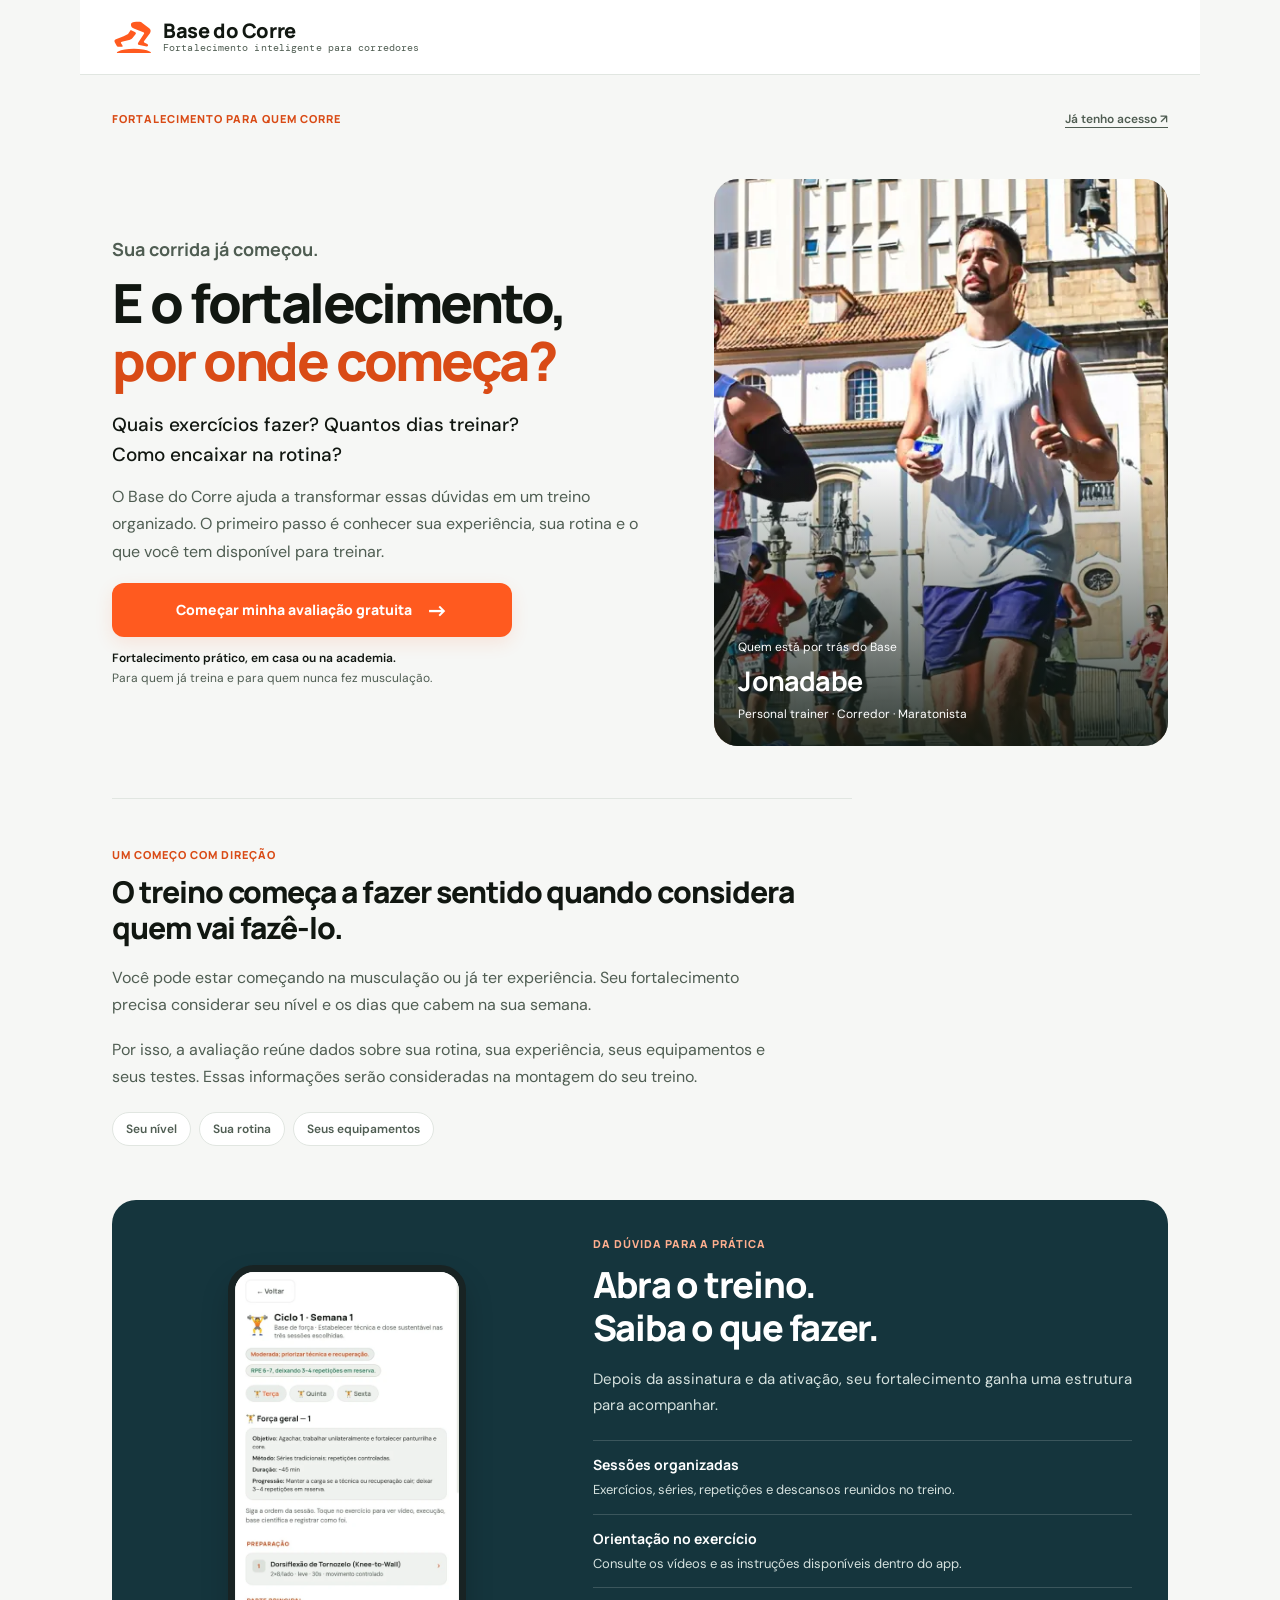
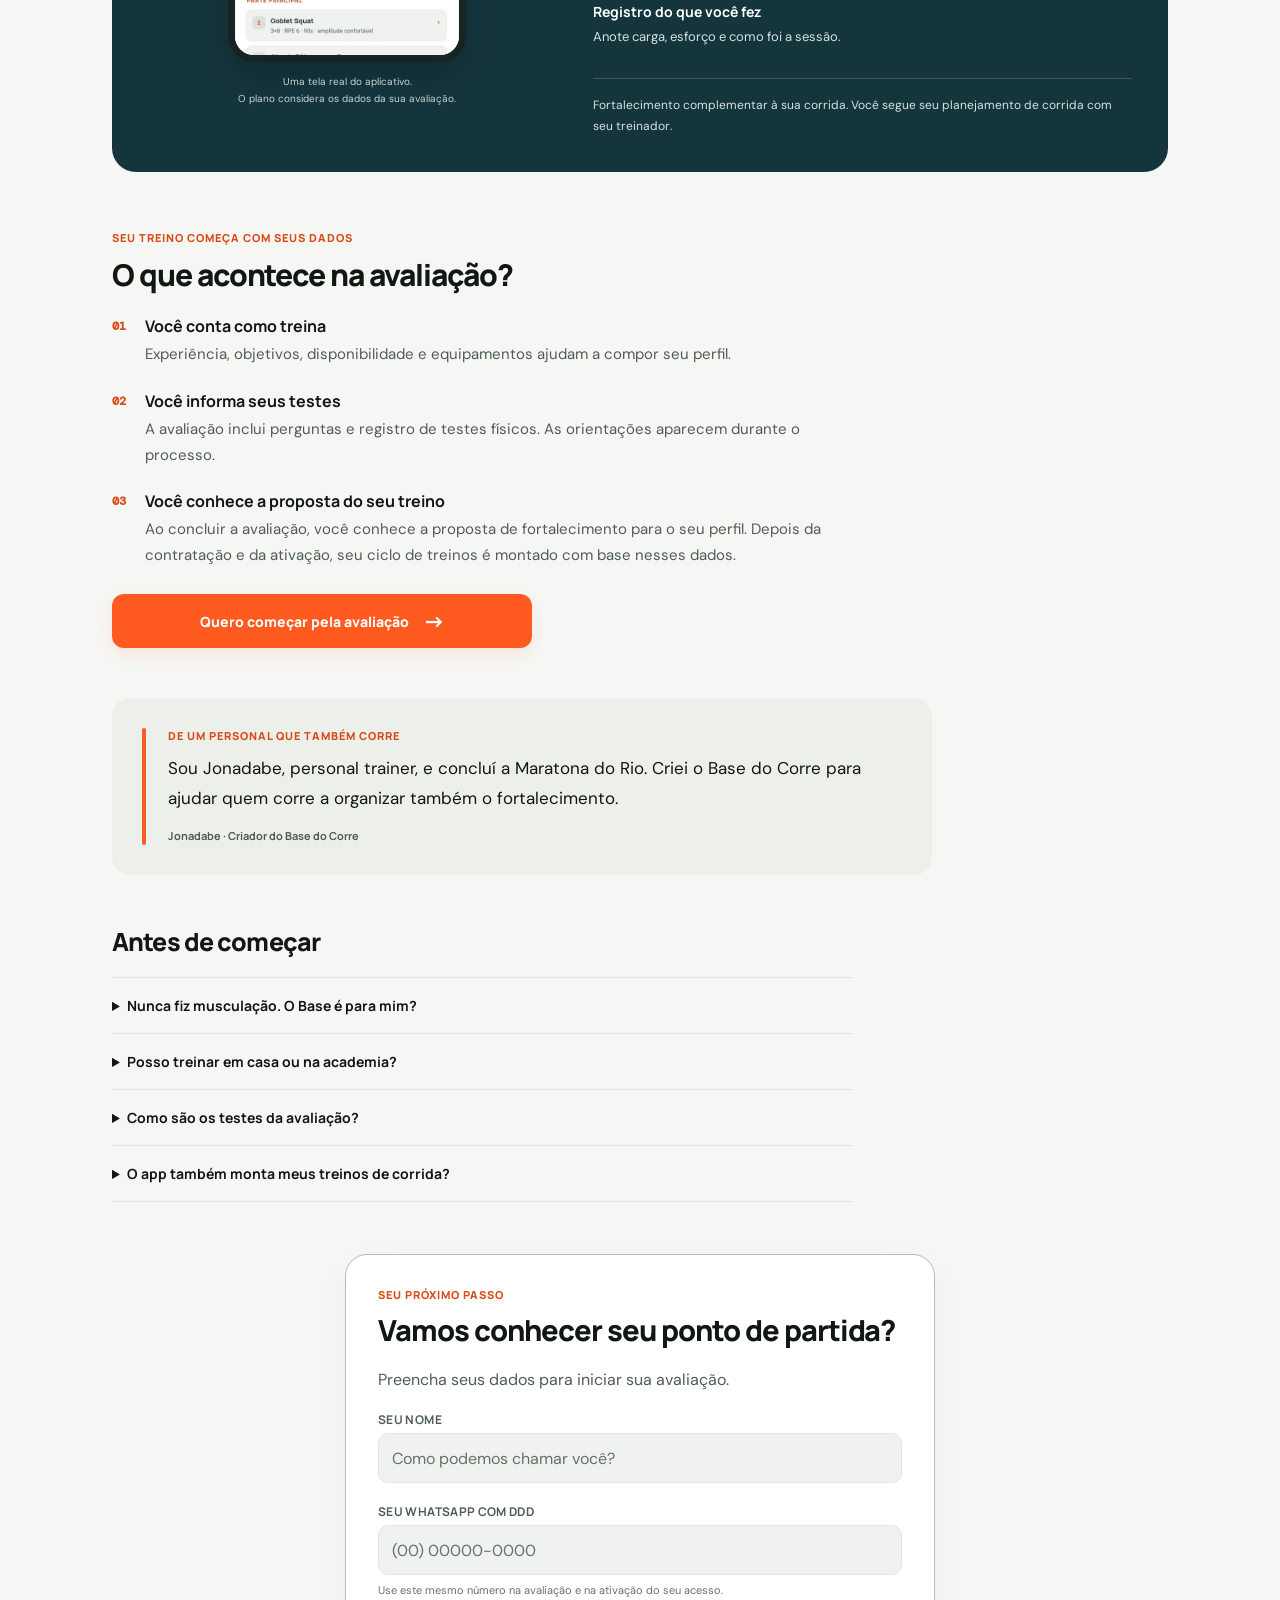
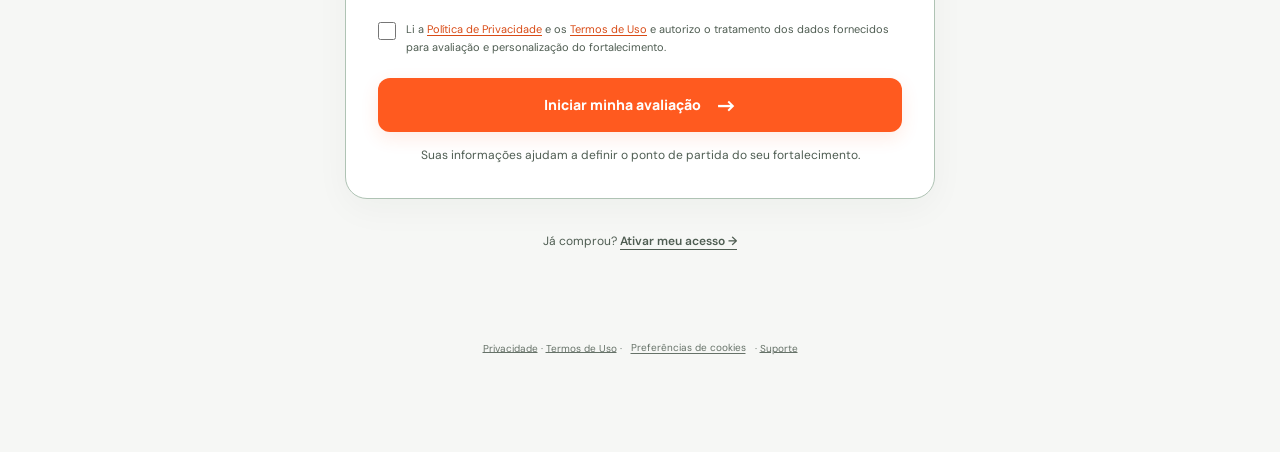
<file: index.html>
<!DOCTYPE html>
<html lang="pt-BR">
<head>
<meta charset="UTF-8"/>
<meta name="viewport" content="width=device-width,initial-scale=1,maximum-scale=1,viewport-fit=cover"/>
<title>Base do Corre — Fortalecimento para Corrida</title>
<meta name="description" content="Fortalecimento para corredores, do iniciante ao experiente, em casa ou na academia. Conheça o Base do Corre e comece pela avaliação do seu perfil."/>
<link rel="stylesheet" href="/assets/landing-entry.css?v=20261018"/>
<link rel="stylesheet" href="/assets/meta-pixel.css?v=20261019"/>
<!-- Meta Pixel 1669204944775144: consent and public-entry events only. -->
<script defer src="/assets/meta-pixel.js?v=20261019"></script>

<!-- PWA: instalação real no celular (ícone + tela cheia, sem barra do navegador) -->
<link rel="manifest" href="/manifest-v3.json?v=4"/>
<meta name="theme-color" content="#FF5A1F"/>
<meta name="mobile-web-app-capable" content="yes"/>
<meta name="apple-mobile-web-app-capable" content="yes"/>
<meta name="apple-mobile-web-app-status-bar-style" content="default"/>
<meta name="apple-mobile-web-app-title" content="Base do Corre"/>
<link rel="apple-touch-icon" href="/assets/brand-icon-v4-192.png"/>
<link rel="icon" type="image/png" href="/assets/brand-icon-v4-192.png"/>

<link rel="preconnect" href="https://fonts.googleapis.com"/>
<link href="https://fonts.googleapis.com/css2?family=Manrope:wght@500;600;700;800&family=DM+Mono:wght@400;500&family=DM+Sans:ital,wght@0,300;0,400;0,500;0,600;1,400&display=swap" rel="stylesheet"/>
<!-- Cliente Supabase (auth + banco). Preencha SUPABASE_URL/ANON_KEY no <script> abaixo. -->
<script src="vendor/supabase.js"></script>
<style>
*,*::before,*::after{box-sizing:border-box;margin:0;padding:0}
:root{
  --bg:#F6F7F5;--s1:#FFFFFF;--s2:#F0F2EF;--card:#FFFFFF;
  --b1:#E1E6E1;--b2:#AFC3B4;
  --acc:#FF5A1F;--acc2:#2E7D5B;--warn:#E85D04;--red:#D92D20;
  --txt:#111711;--muted:#4F5D52;--sub:#667268;--accTxt:#FFFFFF;--title:#D94B16;
  --ff:'Manrope',sans-serif;--fb:'DM Sans',sans-serif;--fm:'DM Mono',monospace;
}
html,body{min-height:100%;background:var(--bg);color:var(--txt);font-family:var(--fb);font-size:14px}
#app{min-height:100vh;min-height:100dvh;display:flex;flex-direction:column;max-width:480px;margin:0 auto;position:relative}

/* scrollbar */
body{background:var(--bg)}
button,input,select,textarea{color-scheme:light}
::-webkit-scrollbar{width:3px}::-webkit-scrollbar-thumb{background:var(--b1);border-radius:3px}

/* ── HEADER ── */
.hdr{background:var(--s1);border-bottom:1px solid var(--b1);padding:14px 18px;display:flex;align-items:center;justify-content:space-between;flex-shrink:0;position:relative;z-index:10}
.logo{font-family:var(--ff);font-weight:800;font-size:17px;color:var(--title)}
.hdr-sub{font-size:10px;color:var(--muted);font-family:var(--fm);letter-spacing:.06em}
.hdr-right{display:flex;gap:8px;align-items:center}
.brand-lockup{display:flex;align-items:center;gap:9px;min-width:0}
.brand-mark{width:36px;height:28px;object-fit:contain;flex-shrink:0}
.brand-word{font-family:var(--ff);font-weight:800;font-size:16px;line-height:1;color:var(--txt);letter-spacing:-.02em}
.brand-tag{font-size:9px;color:var(--muted);margin-top:4px;letter-spacing:.03em}
.brand-icon-box{width:44px;height:44px;border-radius:13px;overflow:hidden;flex-shrink:0;box-shadow:0 5px 14px rgba(255,90,31,.14)}
.brand-icon-box img{width:100%;height:100%;display:block}
.splash-brand{position:fixed;inset:0;background:var(--bg);z-index:1000;display:flex;align-items:center;justify-content:center;transition:opacity .25s ease}
.splash-brand.hide{opacity:0;pointer-events:none}
.splash-inner{display:flex;flex-direction:column;align-items:center;text-align:center;gap:10px}
.splash-inner img{width:92px;height:92px}
.splash-name{font-family:var(--ff);font-size:24px;font-weight:800;letter-spacing:-.03em}
.splash-tag{font-size:11px;color:var(--muted);letter-spacing:.05em}


/* ── SCREENS ── */
.screen{display:none;padding:0 0 calc(76px + env(safe-area-inset-bottom))}
.screen.active{display:block;animation:fadeUp .2s ease}
@keyframes fadeUp{from{opacity:0;transform:translateY(10px)}to{opacity:1;transform:translateY(0)}}

/* ── BOTTOM NAV ── */
.bnav{position:fixed;left:50%;transform:translateX(-50%);bottom:0;width:min(100%,480px);height:calc(64px + env(safe-area-inset-bottom));background:rgba(255,255,255,.97);backdrop-filter:blur(16px);border-top:1px solid var(--b1);display:flex;align-items:flex-start;z-index:50;padding:7px 8px calc(7px + env(safe-area-inset-bottom));box-shadow:0 -4px 18px rgba(17,23,17,.05)}
.bnav-btn{flex:1;display:flex;flex-direction:column;align-items:center;gap:2px;border:none;background:none;cursor:pointer;padding:3px 0;transition:all .15s}
.bnav-icon{font-size:19px;filter:grayscale(1) opacity(.4);transition:all .15s}
.bnav-lbl{font-size:9px;font-weight:700;color:var(--sub);text-transform:uppercase;letter-spacing:.05em;font-family:var(--ff);transition:all .15s}
.bnav-btn.active .bnav-icon{filter:none}
.bnav-btn.active .bnav-lbl{color:var(--title)}
.bnav-dot{width:4px;height:4px;border-radius:50%;background:var(--acc);display:none}
.bnav-btn.active .bnav-dot{display:block}
@media (max-width:380px){
  .hero-title{font-size:23px}
  .pad{padding-left:14px;padding-right:14px}
  .plan-hero{padding-left:14px;padding-right:14px}
  .week-grid{padding-left:14px;padding-right:14px}
  .bnav-lbl{font-size:8px}
}

/* ── COMMON ── */
.pad{padding:20px 18px}
.section-title{font-family:var(--ff);font-weight:800;font-size:18px;line-height:1.25;margin-bottom:4px;letter-spacing:-.018em}
.section-sub{font-size:12px;color:var(--muted);margin-bottom:20px;line-height:1.5}

.card{background:var(--card);border:1px solid var(--b1);border-radius:14px;padding:16px;margin-bottom:12px;transition:border-color .15s}
.card:hover{border-color:var(--b2)}
.card-title{font-family:var(--ff);font-weight:800;font-size:14px;line-height:1.3;margin-bottom:6px;letter-spacing:-.012em}
.card-sub{font-size:12px;color:var(--muted);line-height:1.5}

.btn{display:inline-flex;align-items:center;justify-content:center;gap:7px;font-family:var(--ff);font-weight:700;font-size:13px;border:none;border-radius:10px;cursor:pointer;padding:11px 20px;transition:all .15s;user-select:none}
.btn:active{transform:scale(.97)}
.btn:disabled{opacity:.4;cursor:default}
.btn-acc{background:var(--acc);color:var(--accTxt)}
.btn-acc:hover:not(:disabled){box-shadow:0 6px 20px rgba(42,74,53,.3);transform:translateY(-1px)}
.btn-ghost{background:transparent;color:var(--muted);border:1px solid var(--b1)}
.btn-ghost:hover{border-color:var(--b2);color:var(--txt)}
.btn-warn{background:rgba(255,107,53,.12);color:var(--warn);border:1px solid rgba(255,107,53,.25)}
.btn-full{width:100%}
.btn-sm{padding:7px 14px;font-size:12px}

.tag{display:inline-flex;align-items:center;padding:4px 9px;border-radius:20px;font-size:11px;font-weight:700;font-family:var(--ff);max-width:100%;white-space:normal;line-height:1.3}
.tag-green{background:rgba(42,74,53,.1);color:var(--title);border:1px solid rgba(42,74,53,.2)}
.tag-blue{background:rgba(92,107,58,.1);color:var(--acc2);border:1px solid rgba(92,107,58,.2)}
.tag-orange{background:rgba(255,107,53,.1);color:var(--warn);border:1px solid rgba(255,107,53,.2)}
.tag-red{background:rgba(255,59,92,.1);color:var(--red);border:1px solid rgba(255,59,92,.2)}
.tag-muted{background:var(--b1);color:var(--muted)}

.input-group{margin-bottom:14px}
.input-label{display:block;font-size:10px;font-weight:700;color:var(--muted);text-transform:uppercase;letter-spacing:.08em;margin-bottom:5px;font-family:var(--ff)}
input,select,textarea{width:100%;background:var(--s2);border:1px solid var(--b1);border-radius:10px;padding:10px 13px;color:var(--txt);font-family:var(--fb);font-size:14px;outline:none;transition:border-color .15s}
input:focus,select:focus,textarea:focus{border-color:var(--title)}
input::placeholder,textarea::placeholder{color:var(--sub)}
select option{background:var(--s1)}
textarea{resize:vertical;min-height:70px}

.progress-bar{height:5px;background:var(--b1);border-radius:5px;overflow:hidden}
.progress-fill{height:100%;background:linear-gradient(90deg,var(--acc),var(--acc2));border-radius:5px;transition:width .4s ease}

.divider{border:none;border-top:1px solid var(--b1);margin:16px 0}

/* ── HOME SCREEN ── */
.hero{background:linear-gradient(160deg,rgba(42,74,53,.06),rgba(92,107,58,.04));border-bottom:1px solid var(--b1);padding:28px 18px 24px}
.hero-eyebrow{font-size:10px;font-weight:700;color:var(--title);text-transform:uppercase;letter-spacing:.12em;margin-bottom:12px;font-family:var(--fm)}
.hero-title{font-family:var(--ff);font-weight:800;font-size:25px;line-height:1.2;margin-bottom:8px;letter-spacing:-.025em}
.hero-title span{background:linear-gradient(135deg,var(--acc),var(--acc2));-webkit-background-clip:text;-webkit-text-fill-color:transparent;background-clip:text}
.hero-desc{font-size:13px;color:var(--muted);line-height:1.6;margin-bottom:20px}
.hero-stats{display:grid;grid-template-columns:1fr 1fr 1fr;gap:10px}
.hero-stat{background:var(--card);border:1px solid var(--b1);border-radius:12px;padding:12px 10px;text-align:center}
.hero-stat-val{font-family:var(--ff);font-weight:800;font-size:20px;color:var(--title);line-height:1}
.hero-stat-lbl{font-size:9px;color:var(--muted);text-transform:uppercase;letter-spacing:.07em;margin-top:4px;font-family:var(--ff)}

.quick-grid{display:grid;grid-template-columns:1fr 1fr;gap:10px;margin-bottom:14px}
.quick-card{background:var(--card);border:1px solid var(--b1);border-radius:14px;padding:14px;cursor:pointer;transition:all .15s;text-align:left}
.quick-card:hover{border-color:var(--b2);transform:scale(1.01)}
.quick-card-icon{font-size:24px;margin-bottom:8px;display:block}
.quick-card-title{font-family:var(--ff);font-weight:700;font-size:13px;margin-bottom:3px}
.quick-card-sub{font-size:11px;color:var(--muted)}

/* ── AVALIAÇÃO SCREEN ── */
.av-step{display:none}
.av-step.active{display:block;animation:fadeUp .2s ease}
.step-head{background:var(--s1);border-bottom:1px solid var(--b1);padding:14px 18px}
.step-num{font-size:10px;font-weight:700;color:var(--title);font-family:var(--fm);margin-bottom:2px}
.step-title{font-family:var(--ff);font-weight:700;font-size:16px}
.step-dots{display:flex;gap:5px;margin-top:10px}
.step-dot{height:3px;flex:1;background:var(--b1);border-radius:3px;transition:background .3s}
.step-dot.done{background:var(--acc)}
.step-dot.active{background:var(--acc2)}

.scale-btns{display:flex;gap:6px;flex-wrap:wrap}
.scale-btn{flex:1;min-width:36px;padding:9px 6px;border-radius:9px;border:1px solid var(--b1);background:var(--s2);color:var(--muted);font-family:var(--ff);font-weight:700;font-size:13px;cursor:pointer;text-align:center;transition:all .15s}
.scale-btn:hover,.scale-btn.sel{border-color:var(--title);background:rgba(42,74,53,.1);color:var(--title)}

.radio-group{display:flex;flex-direction:column;gap:8px}
.radio-card{display:flex;align-items:center;gap:12px;background:var(--s2);border:1px solid var(--b1);border-radius:11px;padding:13px 14px;cursor:pointer;transition:all .15s}
.radio-card.sel{border-color:var(--title);background:rgba(42,74,53,.05)}
.radio-card:hover:not(.sel){border-color:var(--b2)}
.radio-card-icon{font-size:22px;flex-shrink:0}
.radio-card-text{flex:1}
.radio-card-title{font-family:var(--ff);font-weight:600;font-size:13px;margin-bottom:2px}
.radio-card-sub{font-size:11px;color:var(--muted)}
.radio-check{width:18px;height:18px;border-radius:50%;border:2px solid var(--b2);display:flex;align-items:center;justify-content:center;flex-shrink:0;transition:all .15s}
.radio-card.sel .radio-check{border-color:var(--title);background:var(--acc)}
.radio-check-inner{width:8px;height:8px;border-radius:50%;background:#000;display:none}
.radio-card.sel .radio-check-inner{display:block}

.check-group{display:flex;flex-direction:column;gap:8px}
.check-item{display:flex;align-items:center;gap:10px;background:var(--s2);border:1px solid var(--b1);border-radius:10px;padding:11px 13px;cursor:pointer;transition:all .15s}
.check-item.sel{border-color:var(--acc2);background:rgba(92,107,58,.06)}
.check-box{width:18px;height:18px;border-radius:5px;border:2px solid var(--b1);flex-shrink:0;display:flex;align-items:center;justify-content:center;transition:all .15s;font-size:11px}
.check-item.sel .check-box{border-color:var(--acc2);background:var(--acc2);color:var(--accTxt)}

/* ── PLANO SCREEN ── */
.plan-hero{background:linear-gradient(160deg,rgba(42,74,53,.08),rgba(92,107,58,.05));border-bottom:1px solid var(--b1);padding:20px 18px}
.phase-tabs{display:flex;gap:6px;overflow-x:auto;padding:16px 18px 0;scrollbar-width:none}
.phase-tab{flex-shrink:0;padding:8px 14px;border-radius:20px;border:1px solid var(--b1);background:var(--s2);color:var(--muted);font-family:var(--ff);font-weight:600;font-size:12px;cursor:pointer;transition:all .15s;white-space:nowrap}
.phase-tab.active{border-color:var(--title);background:rgba(42,74,53,.1);color:var(--title)}

.week-grid{display:grid;grid-template-columns:1fr 1fr;gap:8px;padding:14px 18px}
.week-card{background:var(--card);border:1px solid var(--b1);border-radius:12px;padding:13px;cursor:pointer;transition:all .15s;position:relative;overflow:hidden}
.week-card:hover{border-color:var(--b2);transform:scale(1.01)}
.week-card.current{border-color:var(--title)}
.week-card.done{opacity:.6}
.week-card.done::after{content:'✓';position:absolute;top:8px;right:8px;width:18px;height:18px;background:var(--acc);border-radius:50%;display:flex;align-items:center;justify-content:center;font-size:10px;color:var(--accTxt);font-weight:800}
.week-num{font-size:9px;font-weight:700;color:var(--muted);text-transform:uppercase;letter-spacing:.08em;margin-bottom:4px;font-family:var(--fm)}
.week-name{font-family:var(--ff);font-weight:700;font-size:13px;margin-bottom:6px;line-height:1.2}
.week-focus{font-size:11px;color:var(--muted)}
.week-bar{height:3px;background:var(--b1);border-radius:3px;margin-top:10px}
.week-bar-fill{height:100%;border-radius:3px;background:var(--acc)}

/* ── TREINO DETAIL ── */
.treino-header{background:var(--s1);border-bottom:1px solid var(--b1);padding:16px 18px}
.back-btn{display:flex;align-items:center;gap:6px;background:none;border:none;color:var(--muted);font-size:13px;font-family:var(--fb);cursor:pointer;margin-bottom:12px}
.back-btn:hover{color:var(--txt)}
.treino-emoji{font-size:40px;margin-bottom:8px}
.treino-title{font-family:var(--ff);font-weight:800;font-size:20px;margin-bottom:4px}
.treino-meta{display:flex;gap:8px;flex-wrap:wrap}

.day-tabs{display:flex;gap:0;border-bottom:1px solid var(--b1);padding:0 18px;overflow-x:auto;scrollbar-width:none}
.day-tab{flex-shrink:0;padding:10px 14px;border:none;border-bottom:2px solid transparent;background:none;color:var(--muted);font-family:var(--ff);font-weight:600;font-size:12px;cursor:pointer;transition:all .15s;white-space:nowrap}
.day-tab.active{color:var(--title);border-bottom-color:var(--title)}

.ex-block{background:var(--card);border:1px solid var(--b1);border-radius:12px;margin:0 18px 10px;overflow:hidden}
.ex-block-header{padding:13px 14px;display:flex;align-items:center;gap:10px}
.ex-block-icon{width:40px;height:40px;border-radius:10px;display:flex;align-items:center;justify-content:center;font-size:20px;flex-shrink:0}
.ex-block-info{flex:1}
.ex-block-name{font-family:var(--ff);font-weight:700;font-size:14px;margin-bottom:3px}
.ex-block-params{font-size:11px;color:var(--muted);font-family:var(--fm)}
.ex-expand{background:var(--s2);border-top:1px solid var(--b1);padding:12px 14px;display:none}
.ex-expand.open{display:block}
.ex-cue{display:flex;gap:8px;align-items:flex-start;margin-bottom:7px}
.ex-cue-num{width:18px;height:18px;border-radius:5px;background:rgba(42,74,53,.12);display:flex;align-items:center;justify-content:center;font-size:10px;font-weight:800;color:var(--title);flex-shrink:0;font-family:var(--ff)}
.ex-cue-text{font-size:12px;color:var(--muted);line-height:1.5}
.ex-science{background:rgba(92,107,58,.06);border:1px solid rgba(92,107,58,.15);border-radius:8px;padding:10px 12px;margin-top:8px}
.ex-science-label{font-size:9px;font-weight:700;color:var(--title);text-transform:uppercase;letter-spacing:.08em;margin-bottom:4px;font-family:var(--ff)}
.ex-science-text{font-size:11px;color:var(--muted);line-height:1.5}

/* ── EXERCÍCIOS SCREEN ── */
.ex-filter{display:flex;gap:6px;overflow-x:auto;padding:14px 18px 0;scrollbar-width:none}
.ex-list{padding:10px 18px 0;display:flex;flex-direction:column;gap:8px}
.exl-card{background:var(--card);border:1px solid var(--b1);border-radius:12px;padding:13px 14px;cursor:pointer;display:flex;gap:10px;align-items:center;transition:all .15s}
.exl-card:hover{border-color:var(--b2)}
.exl-icon{width:42px;height:42px;border-radius:10px;display:flex;align-items:center;justify-content:center;font-size:22px;flex-shrink:0}
.exl-info{flex:1;min-width:0}
.exl-name{font-family:var(--ff);font-weight:700;font-size:14px;margin-bottom:4px}
.exl-tags{display:flex;gap:5px;flex-wrap:wrap}
.exl-right{text-align:right;flex-shrink:0}
.exl-params{font-size:10px;color:var(--muted);font-family:var(--fm);white-space:nowrap}

/* ── PERFIL SCREEN ── */
.profile-hero{height:140px;background:linear-gradient(160deg,rgba(42,74,53,.08),rgba(92,107,58,.05));display:flex;align-items:flex-end;padding:0 18px 18px;border-bottom:1px solid var(--b1);position:relative}
.profile-avatar{width:60px;height:60px;border-radius:18px;background:rgba(42,74,53,.12);border:2px solid var(--acc);display:flex;align-items:center;justify-content:center;font-size:26px;margin-right:14px}
.profile-name{font-family:var(--ff);font-weight:800;font-size:18px;line-height:1.2;letter-spacing:-.02em}
.profile-role{font-size:12px;color:var(--muted);margin-top:2px}

.score-ring{position:relative;display:inline-flex;align-items:center;justify-content:center}
.score-ring svg{transform:rotate(-90deg)}
.score-ring-val{position:absolute;font-family:var(--ff);font-weight:800;font-size:22px;color:var(--title)}
.score-ring-lbl{font-size:9px;color:var(--muted);font-family:var(--ff);text-align:center;margin-top:4px}

.result-row{display:flex;justify-content:space-between;align-items:center;padding:12px 0;border-bottom:1px solid var(--b1)}
.result-row:last-child{border-bottom:none}
.result-label{font-size:13px;color:var(--muted)}
.result-val{font-family:var(--ff);font-weight:700;font-size:14px}

/* ── MODAL ── */
.modal{display:none;position:fixed;inset:0;background:rgba(0,0,0,.75);z-index:200;align-items:flex-end;justify-content:center}
.modal.open{display:flex;animation:fadeIn .15s}
@keyframes fadeIn{from{opacity:0}to{opacity:1}}
.modal-box{background:var(--s1);border:1px solid var(--b1);border-radius:20px 20px 0 0;padding:24px 20px calc(36px + env(safe-area-inset-bottom));width:100%;max-width:480px;max-height:85vh;max-height:85dvh;overflow-y:auto;animation:slideUp .2s ease}
@keyframes slideUp{from{transform:translateY(30px);opacity:0}to{transform:translateY(0);opacity:1}}
.modal-handle{width:36px;height:4px;background:var(--b2);border-radius:4px;margin:0 auto 18px}

/* ── TIMER ── */
.timer-display{font-family:var(--fm);font-size:48px;font-weight:500;color:var(--title);text-align:center;letter-spacing:.02em}
.timer-label{text-align:center;font-size:12px;color:var(--muted);margin-top:4px}

/* ── TOAST ── */
.toast{position:fixed;bottom:90px;left:50%;transform:translateX(-50%) translateY(20px);background:var(--card);border:1px solid var(--b1);border-radius:12px;padding:10px 20px;font-size:13px;font-weight:600;color:var(--txt);z-index:999;pointer-events:none;opacity:0;transition:all .3s;white-space:nowrap;box-shadow:0 8px 32px rgba(0,0,0,.5)}
.toast.show{opacity:1;transform:translateX(-50%) translateY(0)}

/* ── RESULTADO SCREEN ── */
.result-hero{background:linear-gradient(160deg,rgba(42,74,53,.1),rgba(92,107,58,.06));border-bottom:1px solid var(--b1);padding:28px 18px 24px;text-align:center}
.result-icon{font-size:60px;margin-bottom:12px}
.risk-bar-outer{height:10px;background:var(--b1);border-radius:10px;overflow:hidden;margin:8px 0}
.risk-bar-fill{height:100%;border-radius:10px;transition:width .6s ease}
</style>
</head>
<body>
<div id="brand-splash" class="splash-brand" aria-hidden="true">
  <div class="splash-inner">
    <img src="/assets/brand-icon.svg" alt=""/>
    <div class="splash-name">Base do Corre</div>
    <div class="splash-tag">Fortalecimento para corrida</div>
  </div>
</div>

<!-- GATE DE ACESSO: licença (telefone+código) → cadastro → confirmação de e-mail → login -->
<div id="gate-overlay" style="position:fixed;inset:0;background:var(--bg);z-index:500;display:none;flex-direction:column;overflow-y:auto">
  <div style="padding:28px 22px 18px">
  <div class="brand-lockup">
    <img class="brand-mark" src="/assets/brand-mark.svg" alt=""/>
    <div><div class="brand-word" style="font-size:19px">Base do Corre</div><div class="brand-tag">Fortalecimento para corrida</div></div>
  </div>
</div>

  <div class="gate-step" id="gate-loading" style="display:none;flex:1;align-items:center;justify-content:center;flex-direction:column;gap:10px">
    <div style="font-size:13px;color:var(--muted)">Carregando…</div>
  </div>

  <div class="gate-step" id="gate-licenca" style="display:none;flex-direction:column;padding:0 22px">
    <h1 style="font-family:var(--ff);font-weight:800;font-size:22px;margin-bottom:8px">Ativar acesso</h1>
    <p style="font-size:13px;color:var(--muted);line-height:1.5;margin-bottom:20px">Digite o telefone usado na avaliação e seu código de acesso ao Base do Corre. Depois, crie sua conta.</p>
    <div class="input-group"><label class="input-label">Telefone</label><input type="tel" id="gate-cpf" placeholder="(00) 00000-0000" inputmode="tel"/></div>
    <div class="input-group"><label class="input-label">Código de acesso</label><input type="text" id="gate-code" placeholder="Ex: F3K9-XQ2P" style="text-transform:uppercase"/></div>
    <button class="btn btn-acc" style="width:100%;margin-top:8px" id="gate-licenca-btn" onclick="gateValidarLicenca()">Validar código</button>
    <button class="btn btn-ghost" style="width:100%;margin-top:10px" onclick="showGate('login')">Já tenho conta — Entrar</button>
    <p style="font-size:11px;color:var(--sub);margin-top:20px;line-height:1.5">Ainda não tem um código? Conclua a avaliação para conhecer o plano de acesso.</p>
  </div>

  <div class="gate-step" id="gate-cadastro" style="display:none;flex-direction:column;padding:0 22px">
    <h1 style="font-family:var(--ff);font-weight:800;font-size:22px;margin-bottom:8px">Criar sua conta</h1>
    <p style="font-size:13px;color:var(--muted);line-height:1.5;margin-bottom:20px">Código validado! E-mail de acesso: <b id="gate-cadastro-email" style="color:var(--txt)"></b></p>
    <div class="input-group"><label class="input-label">Seu nome</label><input type="text" id="gate-nome" placeholder="Ex: Jonadabe"/></div>
    <div class="input-group"><label class="input-label">Crie uma senha</label><input type="password" id="gate-senha" placeholder="Mínimo 6 caracteres"/></div>
    <button class="btn btn-acc" style="width:100%;margin-top:8px" onclick="gateCriarConta()">Criar conta ✓</button>
    <button class="btn btn-ghost" style="width:100%;margin-top:10px" onclick="showGate('licenca')">← Voltar</button>
  </div>

  <div class="gate-step" id="gate-login" style="display:none;flex-direction:column;padding:0 22px">
    <h1 style="font-family:var(--ff);font-weight:800;font-size:22px;margin-bottom:8px">Entrar</h1>
    <div class="input-group"><label class="input-label">E-mail de acesso</label><input type="email" id="gate-login-email" placeholder="seu@email.com"/></div>
    <div class="input-group"><label class="input-label">Senha</label><input type="password" id="gate-login-senha" placeholder="Sua senha"/></div>
    <button class="btn btn-acc" style="width:100%;margin-top:8px" onclick="gateLogin()">Entrar</button>
    <p style="text-align:center;margin-top:12px"><a href="javascript:void(0)" onclick="gateForgotPassword()" style="color:var(--title);font-size:12px">Esqueci minha senha</a></p>
    <button class="btn btn-ghost" style="width:100%;margin-top:10px" onclick="showGate('licenca')">← Ainda não tenho conta</button>
  </div>

  <div class="gate-step" id="gate-newpassword" style="display:none;flex-direction:column;padding:0 22px">
    <h1 style="font-family:var(--ff);font-weight:800;font-size:22px;margin-bottom:8px">Criar nova senha</h1>
    <p style="font-size:13px;color:var(--muted);margin-bottom:20px">Você clicou no link de recuperação — defina sua nova senha abaixo.</p>
    <div class="input-group"><label class="input-label">Nova senha</label><input type="password" id="gate-newpassword-input" placeholder="Mínimo 6 caracteres"/></div>
    <button class="btn btn-acc" style="width:100%;margin-top:8px" onclick="gateSetNewPassword()">Salvar nova senha</button>
  </div>
</div>

<div id="app">

<!-- HEADER -->
<header class="hdr">
  <div class="brand-lockup">
    <img class="brand-mark" src="/assets/brand-mark.svg" alt="Base do Corre"/>
    <div style="min-width:0">
      <div class="brand-word">Base do Corre</div>
      <div class="hdr-sub" id="hdr-sub">Fortalecimento inteligente para corredores</div>
    </div>
  </div>
  <div class="hdr-right" id="hdr-right"></div>
</header>

<!-- SCREENS -->

<!-- HOME -->
<div id="screen-home" class="screen active">
  <div class="hero">
    <div class="hero-eyebrow">Ciência do treinamento aplicada</div>
    <h1 class="hero-title">Fique mais forte.<br><span>Sem atrapalhar seu treino.</span></h1>
    <p class="hero-desc">Avaliação funcional + ciclos mensais de <b>fortalecimento para corrida</b>. A cada mês, reavaliação e reteste ajustam o próximo ciclo para ajudar você a correr melhor, com mais força, controle e consistência. O app não prescreve sua planilha de corrida.</p>
    <div class="hero-stats" id="home-stats">
      <div class="hero-stat"><div class="hero-stat-val" id="hs-week">—</div><div class="hero-stat-lbl">Semana atual</div></div>
      <div class="hero-stat"><div class="hero-stat-val" id="hs-phase">—</div><div class="hero-stat-lbl">Fase</div></div>
      <div class="hero-stat"><div class="hero-stat-val" id="hs-score">—</div><div class="hero-stat-lbl">Score inicial</div></div>
    </div>
  </div>
  <div class="pad">
    <div id="home-cta-area">
      <div class="card">
        <div class="card-title">🎯 Começar avaliação</div>
        <div class="card-sub">Responda 6 blocos de perguntas + um teste físico, de graça, e veja um ciclo mensal de fortalecimento criado para o seu perfil de corredor — sua planilha de corrida continua sendo a do seu treinador.</div>
        <button class="btn btn-acc btn-full" style="margin-top:12px" onclick="startAssessment()">Fazer avaliação agora →</button>
      </div>
    </div>
    <div id="pwa-install-card" class="card" style="display:none;border-color:var(--b2);background:linear-gradient(160deg,rgba(255,90,31,.05),rgba(46,125,91,.04));margin-bottom:12px">
      <div style="display:flex;gap:12px;align-items:flex-start">
        <div class="brand-icon-box"><img src="/assets/brand-icon.svg" alt="Base do Corre"/></div>
        <div style="flex:1">
          <div class="card-title">Instalar Base do Corre</div>
          <div class="card-sub" style="margin-bottom:10px">Adicione o app à tela inicial para abrir em tela cheia, sem a barra do navegador.</div>
          <button class="btn btn-acc btn-full" onclick="installBaseDoCorre()">Instalar aplicativo</button>
        </div>
      </div>
    </div>
    <div id="home-plan-area" style="display:none">
      <div class="card" style="border-color:var(--b2)">
        <div style="display:flex;justify-content:space-between;align-items:center;margin-bottom:10px">
          <div class="card-title">Seu plano está ativo</div>
          <span class="tag tag-green" id="home-phase-tag">Fase 1</span>
        </div>
        <div id="home-week-info" class="card-sub" style="margin-bottom:12px"></div>
        <div class="progress-bar" style="margin-bottom:14px"><div class="progress-fill" id="home-progress" style="width:0%"></div></div>
        <button class="btn btn-acc btn-full" onclick="goToScreen('plano')">Ver plano completo →</button>
      </div>
      <div class="card" style="margin-top:12px;background:var(--s2);border-color:var(--b1)">
        <div style="font-size:10px;font-weight:700;color:var(--title);text-transform:uppercase;letter-spacing:.08em;margin-bottom:5px;font-family:var(--ff)">Seu próximo passo</div>
        <div id="home-next-step" style="font-size:13px;color:var(--txt);line-height:1.5;margin-bottom:10px">Abra sua semana atual e registre carga, dificuldade e como foi cada exercício.</div>
        <button class="btn btn-acc btn-full" id="home-next-btn" onclick="openCurrentWorkout()">Começar treino →</button>
      </div>
      <div id="home-weekly-summary"></div>
      <div style="margin-top:4px">
        <button class="btn btn-ghost btn-full" onclick="goToScreen('exercicios')">📚 Biblioteca de exercícios</button>
      </div>
    </div>

    <div style="margin-top:20px">
      <div style="font-size:10px;font-weight:700;color:var(--muted);text-transform:uppercase;letter-spacing:.08em;margin-bottom:12px;font-family:var(--ff)">Base científica</div>
      <div class="quick-grid">
        <div class="quick-card" onclick="showScienceModal('economia')">
          <span class="quick-card-icon">📈</span>
          <div class="quick-card-title">Economia de corrida</div>
          <div class="quick-card-sub">economia de corrida com força bem aplicada</div>
        </div>
        <div class="quick-card" onclick="showScienceModal('prevencao')">
          <span class="quick-card-icon">🛡</span>
          <div class="quick-card-title">Prevenção de lesões</div>
          <div class="quick-card-sub">Fortalecimento pode contribuir para tolerância à carga</div>
        </div>
        <div class="quick-card" onclick="showScienceModal('concorrente')">
          <span class="quick-card-icon">⚡</span>
          <div class="quick-card-title">Treino concorrente</div>
          <div class="quick-card-sub">Encaixe a força sem prejudicar sua corrida</div>
        </div>
        <div class="quick-card" onclick="showScienceModal('pliometria')">
          <span class="quick-card-icon">🦘</span>
          <div class="quick-card-title">Pliometria</div>
          <div class="quick-card-sub">Dose progressiva conforme técnica e tolerância</div>
        </div>
        <div class="quick-card" onclick="showScienceModal('verkhoshansky')" style="grid-column:1/-1">
          <span class="quick-card-icon">🧩</span>
          <div class="quick-card-title">Blocos de Periodização</div>
          <div class="quick-card-sub">Como cada ciclo mensal é estruturado</div>
        </div>
      </div>
    </div>
  </div>
</div>

<!-- CAPTURA DE LEAD (primeira tela — antes de qualquer login/pagamento) -->
<div id="screen-lead" class="screen">
  <main class="lead-page">
    <div class="lead-topline">
      <span class="lead-kicker">Fortalecimento para quem corre</span>
      <button type="button" class="lead-text-link" onclick="showGate('licenca')">Já tenho acesso ↗</button>
    </div>

    <section class="lead-hero" aria-labelledby="lead-title">
      <div class="lead-hero-copy">
        <p class="lead-eyebrow">Sua corrida já começou.</p>
        <h1 id="lead-title">E o fortalecimento,<br><span>por onde começa?</span></h1>
        <p class="lead-intro">Quais exercícios fazer? Quantos dias treinar? Como encaixar na rotina?</p>
        <p class="lead-body">O Base do Corre ajuda a transformar essas dúvidas em um treino organizado. O primeiro passo é conhecer sua experiência, sua rotina e o que você tem disponível para treinar.</p>
        <button type="button" class="lead-cta" onclick="openLeadForm()">Começar minha avaliação gratuita <span aria-hidden="true">→</span></button>
        <p class="lead-offer-note"><strong>Fortalecimento prático, em casa ou na academia.</strong><br>Para quem já treina e para quem nunca fez musculação.</p>
      </div>
      <figure class="lead-portrait">
        <img src="/assets/jonadabe-maratona-rio.webp" width="643" height="1536" alt="Jonadabe correndo na Maratona do Rio, com regata cinza, diante de uma igreja." fetchpriority="high" decoding="async"/>
        <figcaption><span>Quem está por trás do Base</span><strong>Jonadabe</strong><span>Personal trainer · Corredor · Maratonista</span></figcaption>
      </figure>
    </section>

    <section class="lead-reason" aria-labelledby="lead-reason-title">
      <p class="lead-kicker">Um começo com direção</p>
      <h2 id="lead-reason-title">O treino começa a fazer sentido quando considera quem vai fazê-lo.</h2>
      <p class="lead-body">Você pode estar começando na musculação ou já ter experiência. Seu fortalecimento precisa considerar seu nível e os dias que cabem na sua semana.</p>
      <p class="lead-body">Por isso, a avaliação reúne dados sobre sua rotina, sua experiência, seus equipamentos e seus testes. Essas informações serão consideradas na montagem do seu treino.</p>
      <div class="lead-context" aria-label="Informações consideradas"><span>Seu nível</span><span>Sua rotina</span><span>Seus equipamentos</span></div>
    </section>

    <section class="lead-product" aria-labelledby="lead-product-title">
      <div class="lead-demo">
        <div class="lead-phone"><img src="/assets/base-treino-exemplo.webp" width="520" height="890" loading="lazy" decoding="async" alt="Tela real do Base do Corre com uma sessão de força, orientações, séries, repetições e exercícios."/></div>
        <p>Uma tela real do aplicativo.<br>O plano considera os dados da sua avaliação.</p>
      </div>
      <div class="lead-product-copy">
        <p class="lead-kicker">Da dúvida para a prática</p>
        <h2 id="lead-product-title">Abra o treino.<br>Saiba o que fazer.</h2>
        <p>Depois da assinatura e da ativação, seu fortalecimento ganha uma estrutura para acompanhar.</p>
        <ul class="lead-features">
          <li><strong>Sessões organizadas</strong><span>Exercícios, séries, repetições e descansos reunidos no treino.</span></li>
          <li><strong>Orientação no exercício</strong><span>Consulte os vídeos e as instruções disponíveis dentro do app.</span></li>
          <li><strong>Registro do que você fez</strong><span>Anote carga, esforço e como foi a sessão.</span></li>
        </ul>
        <p class="lead-product-scope">Fortalecimento complementar à sua corrida. Você segue seu planejamento de corrida com seu treinador.</p>
      </div>
    </section>

    <section class="lead-process" aria-labelledby="lead-process-title">
      <p class="lead-kicker">Seu treino começa com seus dados</p>
      <h2 id="lead-process-title">O que acontece na avaliação?</h2>
      <ol class="lead-steps">
        <li><span aria-hidden="true">01</span><div><h3>Você conta como treina</h3><p>Experiência, objetivos, disponibilidade e equipamentos ajudam a compor seu perfil.</p></div></li>
        <li><span aria-hidden="true">02</span><div><h3>Você informa seus testes</h3><p>A avaliação inclui perguntas e registro de testes físicos. As orientações aparecem durante o processo.</p></div></li>
        <li><span aria-hidden="true">03</span><div><h3>Você conhece a proposta do seu treino</h3><p>Ao concluir a avaliação, você conhece a proposta de fortalecimento para o seu perfil. Depois da contratação e da ativação, seu ciclo de treinos é montado com base nesses dados.</p></div></li>
      </ol>
      <button type="button" class="lead-cta" onclick="openLeadForm()">Quero começar pela avaliação <span aria-hidden="true">→</span></button>
    </section>

    <section class="lead-author" aria-label="Sobre o criador do Base do Corre">
      <span class="lead-author-rule" aria-hidden="true"></span>
      <div><p class="lead-kicker">De um personal que também corre</p><p>Sou Jonadabe, personal trainer, e concluí a Maratona do Rio. Criei o Base do Corre para ajudar quem corre a organizar também o fortalecimento.</p><strong>Jonadabe · Criador do Base do Corre</strong></div>
    </section>

    <section class="lead-faq" aria-labelledby="lead-faq-title">
      <h2 id="lead-faq-title">Antes de começar</h2>
      <details><summary>Nunca fiz musculação. O Base é para mim?</summary><p>Sim. O Base também é para quem nunca fez musculação. O fortalecimento é organizado de forma prática e direta, considerando seu nível e o que você tem disponível para treinar.</p></details>
      <details><summary>Posso treinar em casa ou na academia?</summary><p>Sim. Você pode fazer o fortalecimento em casa ou na academia. Na avaliação, informe os equipamentos e materiais a que você tem acesso para que isso seja considerado na montagem do seu treino.</p></details>
      <details><summary>Como são os testes da avaliação?</summary><p>Você informa resultados de salto horizontal, prancha, agachamento, panturrilha unilateral e um teste de 1 km de corrida. Leia as orientações apresentadas na avaliação antes de realizar os testes.</p></details>
      <details><summary>O app também monta meus treinos de corrida?</summary><p>O Base do Corre organiza o fortalecimento complementar. A planilha de corrida continua com você e seu treinador.</p></details>
    </section>

    <section class="lead-form-section" aria-labelledby="lead-form-title">
      <form id="lead-form" class="lead-form" onsubmit="event.preventDefault(); submitLead();">
        <p class="lead-kicker">Seu próximo passo</p>
        <h2 id="lead-form-title">Vamos conhecer seu ponto de partida?</h2>
        <p class="lead-body">Preencha seus dados para iniciar sua avaliação.</p>
        <div class="input-group"><label class="input-label" for="lead-nome">Seu nome</label><input type="text" id="lead-nome" name="nome" placeholder="Como podemos chamar você?" autocomplete="given-name" required/></div>
        <div class="input-group"><label class="input-label" for="lead-telefone">Seu WhatsApp com DDD</label><input type="tel" id="lead-telefone" name="telefone" placeholder="(00) 00000-0000" autocomplete="tel" inputmode="tel" aria-describedby="lead-phone-note" required/><p id="lead-phone-note" class="lead-field-note">Use este mesmo número na avaliação e na ativação do seu acesso.</p></div>
        <label class="lead-consent" for="privacy-consent"><input type="checkbox" id="privacy-consent" required/><span>Li a <a href="/privacidade.html" target="_blank" rel="noopener">Política de Privacidade</a> e os <a href="/termos.html" target="_blank" rel="noopener">Termos de Uso</a> e autorizo o tratamento dos dados fornecidos para avaliação e personalização do fortalecimento.</span></label>
        <button type="submit" class="lead-cta">Iniciar minha avaliação <span aria-hidden="true">→</span></button>
        <p class="lead-form-note">Suas informações ajudam a definir o ponto de partida do seu fortalecimento.</p>
      </form>
      <p class="lead-return">Já comprou? <button type="button" class="lead-text-link" onclick="showGate('licenca')">Ativar meu acesso →</button></p>
    </section>
  </main>
</div>


<!-- AVALIAÇÃO -->
<div id="screen-avaliacao" class="screen">
  <div class="step-head">
    <div class="step-num" id="av-step-num">PASSO 1 DE 6</div>
    <div class="step-title" id="av-step-title">Perfil do atleta</div>
    <div class="step-dots" id="av-dots">
      <div class="step-dot active"></div><div class="step-dot"></div><div class="step-dot"></div>
      <div class="step-dot"></div><div class="step-dot"></div><div class="step-dot"></div>
    </div>
  </div>

  <!-- STEP 1: PERFIL -->
  <div class="av-step active" id="av-step-1">
    <div class="pad">
      <p class="section-sub">Vamos montar seu perfil de corredor para personalizar seus ciclos mensais de fortalecimento.</p>
      <input type="hidden" id="av-modalidade" value="corrida"/>
      <div class="card" style="border-color:var(--b2);margin-bottom:16px"><div class="card-title">🏃 Base do Corre</div><div class="card-sub">Fortalecimento especializado para corredores de rua, pista e trail. O app organiza força, estabilidade, mobilidade e potência sem substituir sua planilha de corrida.</div></div>
      <div class="input-group"><label class="input-label">Seu nome</label><input type="text" id="av-nome" placeholder="Nome"/></div>
      <div class="input-group"><label class="input-label">Idade</label><input type="number" id="av-idade" placeholder="Idade" min="16" max="80"/></div>
      <div class="input-group"><label class="input-label">Peso (kg)</label><input type="number" id="av-peso" placeholder="Peso" min="40" max="150"/></div>
      <div class="input-group"><label class="input-label">Gênero</label>
        <div class="radio-group" style="margin-top:6px">
          <div class="radio-card" onclick="selectRadio('av-genero','M',this)"><span class="radio-card-icon">👨</span><div class="radio-card-text"><div class="radio-card-title">Masculino</div><div class="radio-card-sub">Usamos essa informação junto com seu nível, objetivo e recuperação para calibrar o plano.</div></div><div class="radio-check"><div class="radio-check-inner"></div></div></div>
          <div class="radio-card" onclick="selectRadio('av-genero','F',this)"><span class="radio-card-icon">👩</span><div class="radio-card-text"><div class="radio-card-title">Feminino</div><div class="radio-card-sub">Usamos essa informação junto com seu nível, objetivo e recuperação para calibrar o plano.</div></div><div class="radio-check"><div class="radio-check-inner"></div></div></div>
        </div>
      </div>
    </div>
    <div class="pad" style="padding-top:0"><button class="btn btn-acc btn-full" onclick="nextStep(1)">Continuar →</button></div>
  </div>

  <!-- STEP 2: EXPERIÊNCIA -->
  <div class="av-step" id="av-step-2">
    <div class="pad">
      <p class="section-sub">Entender sua experiência de corrida e musculação é fundamental para calibrar o fortalecimento inicial.</p>
      <div class="input-group"><label class="input-label" id="lbl-exp-modalidade">Há quanto tempo você corre regularmente?</label>
        <div class="radio-group" style="margin-top:6px">
          <div class="radio-card" onclick="selectRadio('av-exp-corrida','<6m',this)"><span class="radio-card-icon">🌱</span><div class="radio-card-text"><div class="radio-card-title">Menos de 6 meses</div><div class="radio-card-sub">Iniciante na modalidade</div></div><div class="radio-check"><div class="radio-check-inner"></div></div></div>
          <div class="radio-card" onclick="selectRadio('av-exp-corrida','6m-2a',this)"><span class="radio-card-icon">🏃</span><div class="radio-card-text"><div class="radio-card-title">6 meses a 2 anos</div><div class="radio-card-sub">Praticante recreacional</div></div><div class="radio-check"><div class="radio-check-inner"></div></div></div>
          <div class="radio-card" onclick="selectRadio('av-exp-corrida','>2a',this)"><span class="radio-card-icon">🥇</span><div class="radio-card-text"><div class="radio-card-title">Mais de 2 anos</div><div class="radio-card-sub">Praticante experiente</div></div><div class="radio-check"><div class="radio-check-inner"></div></div></div>
        </div>
      </div>
      <div class="input-group" style="margin-top:16px"><label class="input-label">Quantos dias por semana você corre hoje? (fora deste app)</label><input type="number" id="av-dias-modalidade" placeholder="Ex: 4" min="0" max="14"/></div>
      <div class="input-group" style="margin-top:16px"><label class="input-label">Experiência com musculação?</label>
        <div class="radio-group" style="margin-top:6px">
          <div class="radio-card" onclick="selectRadio('av-exp-muscu','nenhuma',this)"><span class="radio-card-icon">❌</span><div class="radio-card-text"><div class="radio-card-title">Nenhuma ou quase nenhuma</div><div class="radio-card-sub">Nunca fiz academia regularmente</div></div><div class="radio-check"><div class="radio-check-inner"></div></div></div>
          <div class="radio-card" onclick="selectRadio('av-exp-muscu','basica',this)"><span class="radio-card-icon">💪</span><div class="radio-card-text"><div class="radio-card-title">Básica (1-2 anos)</div><div class="radio-card-sub">Faço alguns exercícios, mas sem programa estruturado</div></div><div class="radio-check"><div class="radio-check-inner"></div></div></div>
          <div class="radio-card" onclick="selectRadio('av-exp-muscu','avancada',this)"><span class="radio-card-icon">🏋️</span><div class="radio-card-text"><div class="radio-card-title">Avançada (+2 anos)</div><div class="radio-card-sub">Treino com cargas e periodização regularmente</div></div><div class="radio-check"><div class="radio-check-inner"></div></div></div>
        </div>
      </div>
    </div>
    <div class="pad" style="padding-top:0;display:flex;gap:10px">
      <button class="btn btn-ghost" onclick="prevStep(2)">← Voltar</button>
      <button class="btn btn-acc" style="flex:1" onclick="nextStep(2)">Continuar →</button>
    </div>
  </div>

  <!-- STEP 3: OBJETIVO -->
  <div class="av-step" id="av-step-3">
    <div class="pad">
      <p class="section-sub">Seu objetivo define a ênfase de cada ciclo mensal.</p>
      <div class="radio-group">
        <div class="radio-card" onclick="selectRadio('av-objetivo','corredor',this)"><span class="radio-card-icon">⏱</span><div class="radio-card-text"><div class="radio-card-title">Melhorar tempo de prova</div><div class="radio-card-sub">Foco em economia de corrida e força máxima (Støren, 2008)</div></div><div class="radio-check"><div class="radio-check-inner"></div></div></div>
        <div class="radio-card" onclick="selectRadio('av-objetivo','lesao',this)"><span class="radio-card-icon">🛡</span><div class="radio-card-text"><div class="radio-card-title">Melhorar controle e tolerância à carga</div><div class="radio-card-sub">Foco em força, controle, tolerância à carga e progressão individual</div></div><div class="radio-check"><div class="radio-check-inner"></div></div></div>
        
      </div>
    </div>
    <div class="pad" style="padding-top:0;display:flex;gap:10px">
      <button class="btn btn-ghost" onclick="prevStep(3)">← Voltar</button>
      <button class="btn btn-acc" style="flex:1" onclick="nextStep(3)">Continuar →</button>
    </div>
  </div>

  <!-- STEP 4: LESÕES -->
  <div class="av-step" id="av-step-4">
    <div class="pad">
      <p class="section-sub">Selecione todas as regiões com histórico de dor ou lesão. Isso ajuda a adaptar exercícios, volume e progressão. Não é diagnóstico.</p>
      <div class="check-group">
        <div class="check-item" onclick="toggleCheck('lesao-joelho',this)"><div class="check-box" id="lesao-joelho">✓</div><div style="flex:1"><div style="font-family:var(--ff);font-weight:600;font-size:13px">Joelho (patelar, LCA, menisco)</div><div style="font-size:11px;color:var(--muted)">Ajuda a adaptar carga, amplitude e seleção de exercícios</div></div></div>
        <div class="check-item" onclick="toggleCheck('lesao-tornozelo',this)"><div class="check-box" id="lesao-tornozelo">✓</div><div style="flex:1"><div style="font-family:var(--ff);font-weight:600;font-size:13px">Tornozelo / Aquiles</div><div style="font-size:11px;color:var(--muted)">Ajuda a adaptar panturrilha, tornozelo e progressão de carga</div></div></div>
        <div class="check-item" onclick="toggleCheck('lesao-quadril',this)"><div class="check-box" id="lesao-quadril">✓</div><div style="flex:1"><div style="font-family:var(--ff);font-weight:600;font-size:13px">Quadril / IT Band</div><div style="font-size:11px;color:var(--muted)">Ajuda a adaptar exercícios de quadril e estabilidade</div></div></div>
        <div class="check-item" onclick="toggleCheck('lesao-lombar',this)"><div class="check-box" id="lesao-lombar">✓</div><div style="flex:1"><div style="font-family:var(--ff);font-weight:600;font-size:13px">Lombar / Core</div><div style="font-size:11px;color:var(--muted)">Ajuda a adaptar exercícios de tronco e controle</div></div></div>
        <div class="check-item" onclick="toggleCheck('lesao-isquio',this)"><div class="check-box" id="lesao-isquio">✓</div><div style="flex:1"><div style="font-family:var(--ff);font-weight:600;font-size:13px">Isquiotibiais / Posterior</div><div style="font-size:11px;color:var(--muted)">Ajuda a adaptar exercícios de cadeia posterior</div></div></div>
        <div class="check-item" onclick="toggleCheck('lesao-ombro',this)"><div class="check-box" id="lesao-ombro">✓</div><div style="flex:1"><div style="font-family:var(--ff);font-weight:600;font-size:13px">Ombro / Manguito rotador</div><div style="font-size:11px;color:var(--muted)">Ajuda a adaptar exercícios de ombro e cintura escapular</div></div></div>
        <div class="check-item" onclick="toggleCheck('lesao-nenhum',this)"><div class="check-box" id="lesao-nenhum">✓</div><div style="flex:1"><div style="font-family:var(--ff);font-weight:600;font-size:13px">Sem histórico de lesão</div></div></div>
      </div>
      <div class="divider"></div>
      <div class="input-group">
        <label class="input-label">Triagem básica de segurança — PAR-Q</label>
        <div style="font-size:11px;color:var(--muted);line-height:1.5;margin-bottom:8px">Marque se qualquer item abaixo se aplica a você. Esta triagem não é diagnóstico nem substitui avaliação profissional.</div>
        <div class="check-group">
          <div class="check-item" onclick="toggleCheck('parq-risco',this)"><div class="check-box" id="parq-risco">✓</div><div style="flex:1"><div style="font-family:var(--ff);font-weight:600;font-size:13px">Tenho doença cardíaca, pressão alta não controlada ou fui orientado por profissional de saúde a não iniciar exercício sem liberação</div></div></div>
          <div class="check-item" onclick="toggleCheck('parq-sintoma',this)"><div class="check-box" id="parq-sintoma">✓</div><div style="flex:1"><div style="font-family:var(--ff);font-weight:600;font-size:13px">Sinto dor no peito, tontura, desmaio ou falta de ar incomum durante esforço</div></div></div>
          <div class="check-item" onclick="toggleCheck('parq-lesao',this)"><div class="check-box" id="parq-lesao">✓</div><div style="flex:1"><div style="font-family:var(--ff);font-weight:600;font-size:13px">Tenho uma lesão, cirurgia recente ou condição óssea/articular que pode limitar o exercício</div></div></div>
        </div>
        <div style="font-size:11px;color:var(--warn);line-height:1.5;margin-top:8px">Se marcar algum item, procure orientação de um profissional de saúde antes de iniciar ou aumentar o treinamento.</div>
      </div>
    </div>
    <div class="pad" style="padding-top:0;display:flex;gap:10px">
      <button class="btn btn-ghost" onclick="prevStep(4)">← Voltar</button>
      <button class="btn btn-acc" style="flex:1" onclick="nextStep(4)">Continuar →</button>
    </div>
  </div>

  <!-- STEP 5: CAPACIDADE -->
  <div class="av-step" id="av-step-5">
    <div class="pad">
      <p class="section-sub">Autoavalie sua capacidade atual. Isso calibra a intensidade inicial do programa.</p>
      <div id="av-scales"></div>
    </div>
    <div class="pad" style="padding-top:0;display:flex;gap:10px">
      <button class="btn btn-ghost" onclick="prevStep(5)">← Voltar</button>
      <button class="btn btn-acc" style="flex:1" onclick="nextStep(5)">Continuar →</button>
    </div>
  </div>

  <!-- STEP 6: DISPONIBILIDADE -->
  <div class="av-step" id="av-step-6">
    <div class="pad">
      <p class="section-sub">Quantos dias por semana você pode dedicar ao <b>fortalecimento</b>? Sua planilha de corrida continua sendo definida à parte — aqui organizamos apenas o volume de força.</p>
      <div class="input-group"><label class="input-label">Dias disponíveis para fortalecimento</label>
        <div class="radio-group" style="margin-top:6px">
          <div class="radio-card" onclick="selectRadio('av-dias','2',this)"><span class="radio-card-icon">📅</span><div class="radio-card-text"><div class="radio-card-title">2 dias/semana</div><div class="radio-card-sub">Dose mínima prática — ajustada ao seu calendário e à recuperação</div></div><div class="radio-check"><div class="radio-check-inner"></div></div></div>
          <div class="radio-card" onclick="selectRadio('av-dias','3',this)"><span class="radio-card-icon">📅</span><div class="radio-card-text"><div class="radio-card-title">3 dias/semana</div><div class="radio-card-sub">Volume intermediário — ajuste conforme recuperação e calendário de corrida</div></div><div class="radio-check"><div class="radio-check-inner"></div></div></div>
          <div class="radio-card" onclick="selectRadio('av-dias','4',this)"><span class="radio-card-icon">📅</span><div class="radio-card-text"><div class="radio-card-title">4 dias/semana</div><div class="radio-card-sub">Volume alto — só se sobrar recuperação para os treinos de corrida</div></div><div class="radio-check"><div class="radio-check-inner"></div></div></div>
        </div>
      </div>

      <div class="input-group" style="margin-top:16px">
        <label class="input-label">Em quais dias você pretende fazer o fortalecimento?</label>
        <div style="font-size:11px;color:var(--muted);line-height:1.45;margin-bottom:8px">Marque exatamente a mesma quantidade de dias escolhida acima. Isso ajuda a distribuir a força sem concentrar carga demais junto da corrida.</div>
        <div class="check-group" id="strength-days-group">
          <div class="check-item" onclick="toggleStrengthDay('seg',this)"><div class="check-box">✓</div><div style="flex:1"><div style="font-family:var(--ff);font-weight:700;font-size:13px">Segunda-feira</div></div></div>
          <div class="check-item" onclick="toggleStrengthDay('ter',this)"><div class="check-box">✓</div><div style="flex:1"><div style="font-family:var(--ff);font-weight:700;font-size:13px">Terça-feira</div></div></div>
          <div class="check-item" onclick="toggleStrengthDay('qua',this)"><div class="check-box">✓</div><div style="flex:1"><div style="font-family:var(--ff);font-weight:700;font-size:13px">Quarta-feira</div></div></div>
          <div class="check-item" onclick="toggleStrengthDay('qui',this)"><div class="check-box">✓</div><div style="flex:1"><div style="font-family:var(--ff);font-weight:700;font-size:13px">Quinta-feira</div></div></div>
          <div class="check-item" onclick="toggleStrengthDay('sex',this)"><div class="check-box">✓</div><div style="flex:1"><div style="font-family:var(--ff);font-weight:700;font-size:13px">Sexta-feira</div></div></div>
          <div class="check-item" onclick="toggleStrengthDay('sab',this)"><div class="check-box">✓</div><div style="flex:1"><div style="font-family:var(--ff);font-weight:700;font-size:13px">Sábado</div></div></div>
          <div class="check-item" onclick="toggleStrengthDay('dom',this)"><div class="check-box">✓</div><div style="flex:1"><div style="font-family:var(--ff);font-weight:700;font-size:13px">Domingo</div></div></div>
        </div>
      </div>
      <div class="input-group" style="margin-top:16px"><label class="input-label">Tempo disponível por sessão</label>
        <div class="radio-group" style="margin-top:6px">
          <div class="radio-card" onclick="selectRadio('av-tempo-sessao','30',this)"><span class="radio-card-icon">⏱</span><div class="radio-card-text"><div class="radio-card-title">Até 30 minutos</div></div><div class="radio-check"><div class="radio-check-inner"></div></div></div>
          <div class="radio-card" onclick="selectRadio('av-tempo-sessao','45',this)"><span class="radio-card-icon">⏱</span><div class="radio-card-text"><div class="radio-card-title">30 a 45 minutos</div></div><div class="radio-check"><div class="radio-check-inner"></div></div></div>
          <div class="radio-card" onclick="selectRadio('av-tempo-sessao','60',this)"><span class="radio-card-icon">⏱</span><div class="radio-card-text"><div class="radio-card-title">Mais de 45 minutos</div></div><div class="radio-check"><div class="radio-check-inner"></div></div></div>
        </div>
      </div>
      <div class="input-group" style="margin-top:16px"><label class="input-label">Equipamentos disponíveis</label>
        <input type="text" id="av-equipamentos" placeholder="Ex: academia completa, halteres, elástico, peso corporal..."/>
      </div>
      <div class="input-group" style="margin-top:16px"><label class="input-label">Como está seu sono na maioria das noites?</label>
        <div class="radio-group" style="margin-top:6px">
          <div class="radio-card" onclick="selectRadio('av-sono','ruim',this)"><span class="radio-card-icon">🌙</span><div class="radio-card-text"><div class="radio-card-title">Ruim</div><div class="radio-card-sub">Durmo mal ou acordo sem recuperar</div></div><div class="radio-check"><div class="radio-check-inner"></div></div></div>
          <div class="radio-card" onclick="selectRadio('av-sono','regular',this)"><span class="radio-card-icon">🌙</span><div class="radio-card-text"><div class="radio-card-title">Regular</div><div class="radio-card-sub">Varia bastante</div></div><div class="radio-check"><div class="radio-check-inner"></div></div></div>
          <div class="radio-card" onclick="selectRadio('av-sono','bom',this)"><span class="radio-card-icon">🌙</span><div class="radio-card-text"><div class="radio-card-title">Bom</div><div class="radio-card-sub">Acordo geralmente recuperado</div></div><div class="radio-check"><div class="radio-check-inner"></div></div></div>
        </div>
      </div>
      <div class="input-group" style="margin-top:16px"><label class="input-label">Nível de estresse atual</label>
        <div class="scale-btns" id="scale-av-estresse"><div class="scale-btn" onclick="selectScale('av-estresse',0,this)">0</div><div class="scale-btn" onclick="selectScale('av-estresse',1,this)">1</div><div class="scale-btn" onclick="selectScale('av-estresse',2,this)">2</div><div class="scale-btn" onclick="selectScale('av-estresse',3,this)">3</div><div class="scale-btn" onclick="selectScale('av-estresse',4,this)">4</div><div class="scale-btn" onclick="selectScale('av-estresse',5,this)">5</div><div class="scale-btn" onclick="selectScale('av-estresse',6,this)">6</div><div class="scale-btn" onclick="selectScale('av-estresse',7,this)">7</div><div class="scale-btn" onclick="selectScale('av-estresse',8,this)">8</div><div class="scale-btn" onclick="selectScale('av-estresse',9,this)">9</div><div class="scale-btn" onclick="selectScale('av-estresse',10,this)">10</div></div>
        <div style="font-size:11px;color:var(--muted);margin-top:4px">0 = muito baixo · 10 = muito alto</div>
      </div>
      <div class="input-group" style="margin-top:16px"><label class="input-label">Meta / prova-alvo (opcional)</label>
        <input type="text" id="av-prova" placeholder="Ex: Meia-maratona em outubro, 100km de bike, travessia de 2km..."/>
      </div>
      <div class="input-group" style="margin-top:16px"><label class="input-label">Algo importante sobre sua rotina? (opcional)</label>
        <input type="text" id="av-observacoes" placeholder="Ex: trabalho em turnos, filhos, viagem, semana imprevisível..."/>
      </div>
    </div>
    <div class="pad" style="padding-top:0;display:flex;gap:10px">
      <button class="btn btn-ghost" onclick="prevStep(6)">← Voltar</button>
      <button class="btn btn-acc" style="flex:1" onclick="finishAssessment()">Fazer teste físico inicial ✓</button>
    </div>
  </div>
</div>

<!-- TESTE FÍSICO (inicial e reteste) -->
<div id="screen-teste" class="screen">
  <div class="step-head">
    <div class="step-title" id="teste-title">Teste Físico Inicial</div>
    <div style="font-size:12px;color:var(--muted);margin-top:4px" id="teste-sub">Vira sua referência para medir evolução</div>
  </div>
  <div class="pad">
    <p class="section-sub">Faça os testes num dia descansado, sem treino de força ou específico pesado nas 24h anteriores.</p>
    <div id="teste-inputs"></div>
  </div>
  <div class="pad" style="padding-top:0;display:flex;gap:10px">
    <button class="btn btn-ghost" onclick="cancelTeste()">← Voltar</button>
    <button class="btn btn-acc" style="flex:1" id="teste-submit-btn" onclick="submitTeste()">Salvar teste e gerar Ciclo 1 ✓</button>
  </div>
</div>

<!-- ASSINATURA PAUSADA (atraso/cancelamento) -->
<div id="screen-renew" class="screen">
  <div class="pad" style="padding-top:28px" id="renew-content"></div>
</div>

<!-- RESULTADO / PAYWALL (pré-pagamento) -->
<div id="screen-paywall" class="screen">
  <div class="pad" style="padding-top:28px" id="paywall-content"></div>
</div>

<!-- FECHAMENTO DE CICLO: reavaliação + reteste + feedback -->
<div id="screen-fechociclo" class="screen">
  <div class="step-head">
    <div class="step-num" id="cc-step-num">PASSO 1 DE 3</div>
    <div class="step-title" id="cc-step-title">Reavaliação rápida</div>
    <div class="step-dots" id="cc-dots">
      <div class="step-dot active"></div><div class="step-dot"></div><div class="step-dot"></div>
    </div>
  </div>

  <!-- CC STEP 1: REAVALIAÇÃO -->
  <div class="cc-step active" id="cc-step-1">
    <div class="pad">
      <p class="section-sub">Como você está agora, comparado ao início do ciclo?</p>
      <div id="cc-scales"></div>
      <div class="divider"></div>
      <div class="input-group">
        <div class="check-group">
          <div class="check-item" onclick="toggleCheck('cc-parq-risco',this)"><div class="check-box" id="cc-parq-risco">✓</div><div style="flex:1"><div style="font-family:var(--ff);font-weight:600;font-size:13px">Senti dor no peito, tontura/desmaio, ou tive novo diagnóstico cardíaco/ósseo neste ciclo</div></div></div>
        </div>
      </div>
    </div>
    <div class="pad" style="padding-top:0">
      <button class="btn btn-acc" style="width:100%" onclick="ccNextStep(1)">Continuar →</button>
    </div>
  </div>

  <!-- CC STEP 2: RETESTE FÍSICO -->
  <div class="cc-step" id="cc-step-2">
    <div class="pad">
      <p class="section-sub">Mesmo protocolo do teste inicial — refaça nas mesmas condições para a comparação valer.</p>
      <div id="cc-teste-inputs"></div>
    </div>
    <div class="pad" style="padding-top:0;display:flex;gap:10px">
      <button class="btn btn-ghost" onclick="ccPrevStep(2)">← Voltar</button>
      <button class="btn btn-acc" style="flex:1" onclick="submitTeste()">Continuar →</button>
    </div>
  </div>

  <!-- CC STEP 3: FEEDBACK DO CICLO -->
  <div class="cc-step" id="cc-step-3">
    <div class="pad">
      <p class="section-sub">Como foi o último mês de treino?</p>
      <div class="input-group"><label class="input-label">Esforço percebido médio nas sessões</label>
        <div style="font-size:11px;color:var(--muted);margin-bottom:8px">0 = muito fácil · 10 = extremamente exaustivo</div>
        <div class="scale-btns" id="scale-cc-rpe"></div>
      </div>
      <div class="input-group"><label class="input-label">Conseguiu completar a maioria dos treinos como prescrito?</label>
        <div class="radio-group" style="margin-top:6px">
          <div class="radio-card" onclick="selectRadio('cc-aderencia','sim',this)"><div class="radio-card-text"><div class="radio-card-title">Sim, quase tudo</div></div><div class="radio-check"><div class="radio-check-inner"></div></div></div>
          <div class="radio-card" onclick="selectRadio('cc-aderencia','parcial',this)"><div class="radio-card-text"><div class="radio-card-title">Parcialmente</div></div><div class="radio-check"><div class="radio-check-inner"></div></div></div>
          <div class="radio-card" onclick="selectRadio('cc-aderencia','nao',this)"><div class="radio-card-text"><div class="radio-card-title">Não, faltei muito</div></div><div class="radio-check"><div class="radio-check-inner"></div></div></div>
        </div>
      </div>
      <div class="input-group"><label class="input-label">Pro próximo ciclo, você quer:</label>
        <div class="radio-group" style="margin-top:6px">
          <div class="radio-card" onclick="selectRadio('cc-volume','aumentar',this)"><div class="radio-card-text"><div class="radio-card-title">Aumentar o volume/carga</div></div><div class="radio-check"><div class="radio-check-inner"></div></div></div>
          <div class="radio-card" onclick="selectRadio('cc-volume','manter',this)"><div class="radio-card-text"><div class="radio-card-title">Manter como está</div></div><div class="radio-check"><div class="radio-check-inner"></div></div></div>
          <div class="radio-card" onclick="selectRadio('cc-volume','reduzir',this)"><div class="radio-card-text"><div class="radio-card-title">Reduzir — está pesado</div></div><div class="radio-check"><div class="radio-check-inner"></div></div></div>
        </div>
      </div>
      <div class="check-group">
        <div class="check-item" onclick="toggleCheck('cc-dornova',this)"><div class="check-box" id="cc-dornova">✓</div><div style="flex:1"><div style="font-family:var(--ff);font-weight:600;font-size:13px">Senti alguma dor nova durante o fortalecimento neste ciclo</div></div></div>
      </div>
      <div class="input-group" style="margin-top:12px"><label class="input-label">Observações (opcional)</label>
        <input type="text" id="cc-obs" placeholder="Qualquer coisa que valha registrar"/>
      </div>
    </div>
    <div class="pad" style="padding-top:0;display:flex;gap:10px">
      <button class="btn btn-ghost" onclick="ccPrevStep(3)">← Voltar</button>
      <button class="btn btn-acc" style="flex:1" onclick="submitFeedback()">Gerar próximo ciclo ✓</button>
    </div>
  </div>
</div>

<!-- PLANO -->
<div id="screen-plano" class="screen">
  <div class="plan-hero" id="plan-hero-area"></div>
  <div class="phase-tabs" id="phase-tabs"></div>
  <div class="week-grid" id="week-grid"></div>
</div>

<!-- EXERCÍCIOS -->
<div id="screen-exercicios" class="screen">
  <div class="pad" style="padding-bottom:10px">
    <div class="section-title">Biblioteca de Exercícios</div>
    <div class="section-sub">Exercícios com base científica para corredores</div>
  </div>
  <div class="ex-filter" id="ex-filter"></div>
  <div class="ex-list" id="ex-list" style="padding-top:14px"></div>
</div>

<!-- EVOLUÇÃO -->
<div id="screen-evolucao" class="screen">
  <div class="pad" style="padding-top:22px">
    <div class="section-title">Como estou evoluindo</div>
    <div class="section-sub">Leitura automática a partir dos treinos registrados, avaliações e testes. Não substitui avaliação profissional.</div>
    <div id="evolution-content"></div>
  </div>
</div>

<!-- PERFIL -->
<div id="screen-perfil" class="screen">
  <div class="profile-hero" id="profile-hero">
    <div style="display:flex;align-items:flex-end;gap:14px">
      <div class="profile-avatar" style="padding:7px;background:#fff"><img src="/assets/brand-mark.svg" alt="Base do Corre" style="width:100%;height:100%;object-fit:contain"/></div>
      <div><div class="profile-name" id="profile-name">—</div><div class="profile-role" id="profile-role">Avaliação pendente</div></div>
    </div>
  </div>
  <div class="pad" id="profile-content">
    <div class="card" style="text-align:center;padding:30px 20px">
      <div style="font-size:40px;margin-bottom:12px">📊</div>
      <div class="card-title">Nenhuma avaliação ainda</div>
      <div class="card-sub" style="margin-bottom:16px">Faça a avaliação para ver seu perfil completo, score de risco e resultados.</div>
      <button class="btn btn-acc btn-full" onclick="goToScreen('avaliacao');startAssessment()">Fazer avaliação agora</button>
    </div>
  </div>
</div>

<div id="legal-footer" style="text-align:center;padding:14px 18px 82px;font-size:10px;color:var(--sub)">
  <a href="/privacidade.html" target="_blank" rel="noopener" style="color:var(--sub)">Privacidade</a>
  <span> · </span>
  <a href="/termos.html" target="_blank" rel="noopener" style="color:var(--sub)">Termos de Uso</a>
  <span> · </span>
  <button type="button" class="marketing-preferences" id="marketing-preferences">Preferências de cookies</button>
  <span> · </span>
  <a href="https://wa.me/5521971046859?text=Ol%C3%A1%2C%20preciso%20de%20suporte%20no%20Base%20do%20Corre." target="_blank" rel="noopener" style="color:var(--sub)">Suporte</a>
</div>

<!-- BOTTOM NAV -->
<nav class="bnav">
  <button class="bnav-btn active" onclick="goToScreen('home',this)" id="bnav-home"><span class="bnav-icon">🏠</span><span class="bnav-lbl">Início</span><div class="bnav-dot"></div></button>
  <button class="bnav-btn" onclick="goToScreen('plano',this)" id="bnav-plano"><span class="bnav-icon">📅</span><span class="bnav-lbl">Plano</span><div class="bnav-dot"></div></button>
  <button class="bnav-btn" onclick="goToScreen('evolucao',this)" id="bnav-evolucao"><span class="bnav-icon">📈</span><span class="bnav-lbl">Evolução</span><div class="bnav-dot"></div></button>
  <button class="bnav-btn" onclick="goToScreen('exercicios',this)" id="bnav-exercicios"><span class="bnav-icon">💪</span><span class="bnav-lbl">Exercícios</span><div class="bnav-dot"></div></button>
  <button class="bnav-btn" onclick="goToScreen('perfil',this)" id="bnav-perfil"><span class="bnav-icon">👤</span><span class="bnav-lbl">Perfil</span><div class="bnav-dot"></div></button>
</nav>

</div>

<!-- MODAL: Detalhe semana/treino -->
<div class="modal" id="modal-treino">
  <div class="modal-box">
    <div class="modal-handle"></div>
    <div id="modal-treino-content"></div>
  </div>
</div>

<!-- MODAL: Timer -->
<div class="modal" id="modal-timer">
  <div class="modal-box">
    <div class="modal-handle"></div>
    <div style="text-align:center;margin-bottom:20px">
      <div style="font-family:var(--ff);font-weight:700;font-size:16px;margin-bottom:4px">Timer de Descanso</div>
      <div style="font-size:12px;color:var(--muted)">Use entre séries</div>
    </div>
    <div class="timer-display" id="timer-display">01:30</div>
    <div class="timer-label" id="timer-label">Pronto</div>
    <div style="display:grid;grid-template-columns:1fr 1fr 1fr;gap:8px;margin:20px 0">
      <button class="btn btn-ghost btn-sm" onclick="setTimer(60)">60s</button>
      <button class="btn btn-ghost btn-sm" onclick="setTimer(90)">90s</button>
      <button class="btn btn-ghost btn-sm" onclick="setTimer(120)">2min</button>
      <button class="btn btn-ghost btn-sm" onclick="setTimer(180)">3min</button>
      <button class="btn btn-ghost btn-sm" onclick="setTimer(300)">5min</button>
      <button class="btn btn-ghost btn-sm" onclick="setTimer(600)">10min</button>
    </div>
    <div style="display:flex;gap:10px">
      <button class="btn btn-ghost" style="flex:1" onclick="resetTimer()">↺ Reset</button>
      <button class="btn btn-acc" style="flex:1" id="timer-toggle" onclick="toggleTimer()">▶ Iniciar</button>
    </div>
    <button class="btn btn-ghost btn-full" style="margin-top:10px" onclick="closeModal('modal-timer')">Fechar</button>
  </div>
</div>

<!-- MODAL: Ciência -->
<div class="modal" id="modal-science">
  <div class="modal-box">
    <div class="modal-handle"></div>
    <div id="modal-science-content"></div>
    <button class="btn btn-ghost btn-full" style="margin-top:16px" onclick="closeModal('modal-science')">Fechar</button>
  </div>
</div>

<div class="toast" id="toast"></div>

<aside class="marketing-consent" id="marketing-consent" aria-labelledby="marketing-title" hidden>
  <h2 id="marketing-title">Cookies de publicidade</h2>
  <p>Com sua autorização, usamos o Pixel da Meta para medir visitas e cadastros e melhorar nossos anúncios. Você pode continuar sem aceitar. <a href="/privacidade.html#publicidade" target="_blank" rel="noopener">Política de Privacidade</a></p>
  <div class="marketing-actions">
    <button type="button" id="marketing-reject">Recusar</button>
    <button type="button" id="marketing-accept">Aceitar</button>
  </div>
</aside>

<script>
// ══════════════════════════════════════════════════════
// AUTENTICAÇÃO + LICENÇA (Supabase)
// ══════════════════════════════════════════════════════
// TODO antes de publicar: preencha com os dados do SEU projeto Supabase
// (Dashboard > Project Settings > API). A ANON_KEY é pública por design —
// pode ficar aqui no código. A chave da Groq NUNCA vai neste arquivo.
const SUPPORT_WHATSAPP = 'https://wa.me/5521971046859?text=Ol%C3%A1%2C%20preciso%20de%20suporte%20no%20Base%20do%20Corre.';
const SUPABASE_URL = 'https://ywfiartxnsviosqjfhkp.supabase.co';
const SUPABASE_ANON_KEY = 'eyJhbGciOiJIUzI1NiIsInR5cCI6IkpXVCJ9.eyJpc3MiOiJzdXBhYmFzZSIsInJlZiI6Inl3ZmlhcnR4bnN2aW9zcWpmaGtwIiwicm9sZSI6ImFub24iLCJpYXQiOjE3ODY3NTYwNDAsImV4cCI6MjEwMjMzMjA0MH0.LKmLBr5HlK8Do6bdP_snup7cXCr-FMgsDt-tm-Vrq68';
const recoveryHash = new URLSearchParams(window.location.hash.replace(/^#/, ''));
const passwordRecoveryLinkError = recoveryHash.get('error_code') === 'otp_expired' || (new URLSearchParams(window.location.search).get('recovery') === '1' && recoveryHash.has('error'));
let passwordRecoveryActive = new URLSearchParams(window.location.search).get('recovery') === '1' || recoveryHash.get('type') === 'recovery';
const PASSWORD_RECOVERY_REDIRECT = 'https://basedocorre.com.br/?recovery=1';
const sb = (typeof window.supabase !== 'undefined' && SUPABASE_URL.indexOf('SEU-PROJETO') === -1)
  ? window.supabase.createClient(SUPABASE_URL, SUPABASE_ANON_KEY, { auth: { persistSession: true, autoRefreshToken: true, detectSessionInUrl: true } }) : null;

if (sb) {
  sb.auth.onAuthStateChange((event) => {
    if (event === 'PASSWORD_RECOVERY') { passwordRecoveryActive = true; showGate('newpassword'); }
  });
}

let currentUserId = null;
let gateData = {};

async function initAuth() {
  if(passwordRecoveryLinkError){passwordRecoveryActive=false;showGate('login');showToast('O link de recuperação expirou ou é inválido. Peça um novo link.');return;}
  if (!sb) {
    console.warn('Supabase não configurado — rodando sem funil de venda.');
    hideGate();
    routeToEntryScreen();
    return;
  }
  try {
    const { data: { session } } = await sb.auth.getSession();
    if (passwordRecoveryActive) {
      if(session) showGate('newpassword');
      else {passwordRecoveryActive=false;showGate('login');showToast('O link de recuperação expirou ou é inválido. Peça um novo link.');}
      return;
    }
    if (session) {
      localStorage.setItem('bc_has_account', '1');
      await onAuthenticated(session);
    } else {
      const paymentConfirmed = new URLSearchParams(window.location.search).get('pagamento') === 'confirmado';
      // Nunca libera um plano autenticado apenas porque sobrou state no localStorage.
      if (state && state.assessed) {
        localStorage.removeItem('cr_state');
        state = { assessed:false, cycleNum:0, currentWeek:1, completedWeeks:[], profile:{}, scores:{}, lesoes:[], plan:null, parqAlert:false, logs:{}, tests:{}, history:[], lead:null, sessionCompletions:{}, weeklySummaries:{}, baselineScores:null };
      }
      if (paymentConfirmed) {
        hideGate();
        routeToEntryScreen();
        showGate('licenca');
        showToast('✅ Pagamento confirmado. Use o código recebido por e-mail para ativar seu acesso.');
        try { history.replaceState({}, '', window.location.pathname); } catch (e) {}
      } else if (localStorage.getItem('bc_has_account') === '1') {
        showGate('login');
      } else {
        hideGate();
        routeToEntryScreen();
      }
    }
  } catch (e) {
    console.error(e);
    if(passwordRecoveryActive){passwordRecoveryActive=false;showGate('login');showToast('Não foi possível validar o link de recuperação. Peça um novo link.');return;}
    hideGate();
    routeToEntryScreen();
  }
}

// Decide em qual tela o visitante (ainda sem login) deve cair:
// captura de lead → avaliação → teste físico → resultado/paywall.
function routeToEntryScreen() {
  renderExercises();
  updateHdrSub();
  if (state.assessed) { renderHome(); goToScreen('home', document.getElementById('bnav-home')); return; }
  if (!state.lead || !state.lead.nome) { goToScreen('lead'); return; }
  if (!state.profile || !state.profile['av-modalidade']) { goToScreen('avaliacao'); showStep(1); buildScales(); return; }
  if (!state.tests || !state.tests[0]) {
    testMode = 'inicial';
    document.getElementById('teste-title').textContent = 'Teste Físico';
    document.getElementById('teste-sub').textContent = 'Últimos dados — depois disso já mostramos sua periodização';
    document.getElementById('teste-submit-btn').textContent = 'Ver minha periodização →';
    renderTesteInputs('teste-inputs', 'teste-', state.tests ? state.tests[0] : null);
    goToScreen('teste');
    return;
  }
  renderPaywall();
  goToScreen('paywall');
}

function showGate(name) {
  window.BaseMetaPixel?.setScreen(null);
  document.getElementById('gate-overlay').style.display = 'flex';
  document.querySelectorAll('.gate-step').forEach(s => s.style.display = 'none');
  const el = document.getElementById('gate-' + name);
  if (el) el.style.display = 'flex';
}

function hideGate() { document.getElementById('gate-overlay').style.display = 'none'; }

async function onAuthenticated(session) {
  if(passwordRecoveryActive){showGate('newpassword');return;}
  currentUserId = session.user.id;
  localStorage.setItem('bc_has_account', '1');
  try {
    const { data: profile, error: profileError } = await sb.from('profiles').select('*').eq('id', session.user.id).maybeSingle();
    if (profileError) throw profileError;
    state = profile?.state || { assessed:false, cycleNum:0, currentWeek:1, completedWeeks:[], profile:{}, scores:{}, lesoes:[], plan:null, parqAlert:false, logs:{}, tests:{}, history:[], lead:null };
    if (profile && profile.state && Object.keys(profile.state).length) {
      state = profile.state;
      const migratedLegacyExercises = migrateLegacyStateExercises(state);
      localStorage.setItem('cr_state', JSON.stringify(state));
      if (migratedLegacyExercises) {
        const { error: migrationError } = await sb.from('profiles')
          .update({ state, updated_at: new Date().toISOString() })
          .eq('id', session.user.id);
        if (migrationError) console.warn('Não consegui persistir a migração dos nomes antigos.', migrationError);
      }
    }
  } catch (e) {
    console.error('Não consegui carregar o plano da conta.', e);
    showGate('login');
    showToast('⚠️ Não foi possível carregar sua conta. Tente entrar novamente.');
    return;
  }

  // O estado da conta deve vir do backend, inclusive em outra instalação do app.
  if (!state.assessed || !state.plan || !Array.isArray(state.plan.weeks) || state.plan.weeks.length !== 4) {
    showGate('login');
    const loginBtn = document.querySelector('#gate-login .btn-acc');
    if (loginBtn) { loginBtn.disabled = true; loginBtn.textContent = 'Preparando seu treinamento…'; }
    showToast('Preparando seu ciclo de fortalecimento…');
    try {
      const activation = await fetch(`${SUPABASE_URL}/functions/v1/ativar-licenca`, {
        method: 'POST',
        headers: { 'Content-Type': 'application/json', apikey: SUPABASE_ANON_KEY, Authorization: `Bearer ${session.access_token}` },
        body: JSON.stringify({
          telefone: gateData.telefone || '',
          code: gateData.code || '',
          nome: gateData.nome || session.user.user_metadata?.nome || ''
        })
      });
      const result = await activation.json();
      if (!activation.ok || !result.ok || !result.state?.assessed || !result.state?.plan) {
        throw new Error(result.error || 'Não foi possível preparar seu plano. Tente entrar novamente.');
      }
      state = result.state;
      localStorage.setItem('cr_state', JSON.stringify(state));
      gateData = {};
    } catch (error) {
      showGate('login');
      showToast('⚠️ ' + error.message);
      return;
    } finally {
      if (loginBtn) { loginBtn.disabled = false; loginBtn.textContent = 'Entrar →'; }
    }
  }

  // Confere se a assinatura mensal está em dia antes de liberar o app.
  let assinaturaAtiva = true, assinaturaInfo = null;
  if (sb && state.assessed) {
    try {
      const res = await fetch(`${SUPABASE_URL}/functions/v1/verificar-assinatura`, {
        headers: { 'Authorization': `Bearer ${session.access_token}`, 'apikey': SUPABASE_ANON_KEY },
      });
      assinaturaInfo = await res.json();
      assinaturaAtiva = !!assinaturaInfo.active;
    } catch (e) { console.warn('Não consegui checar a assinatura — liberando por precaução.', e); }
  }
  state.subscriptionInfo = assinaturaInfo;

  hideGate();
  if (state.assessed && !assinaturaAtiva) {
    renderRenewScreen(assinaturaInfo);
    goToScreen('renew');
    return;
  }

  renderHome(); renderExercises();
  if (state.assessed) { renderProfile(); renderPlan(); renderEvolution(); }
  updateHdrSub();
  goToScreen(state.assessed ? 'plano' : 'home', document.getElementById(state.assessed ? 'bnav-plano' : 'bnav-home'));
}

function renderRenewScreen(info) {
  const courtesy = info && info.accessType === 'courtesy';
  const status = info && info.status;
  const msg = courtesy
    ? 'O prazo do seu acesso de cortesia terminou. Fale com o responsável pela parceria para verificar a continuidade.'
    : status === 'atrasada'
    ? 'Identificamos um atraso no pagamento da sua assinatura. Regularize pra continuar treinando.'
    : status === 'cancelada'
    ? 'Sua assinatura foi cancelada. Reative pra voltar a ter acesso ao seu plano.'
    : 'Sua assinatura não está ativa no momento.';
  document.getElementById('renew-content').innerHTML = `
    <div style="text-align:center;padding-top:12px">
      <div style="font-size:40px;margin-bottom:12px">⏸</div>
      <h1 style="font-family:var(--ff);font-weight:800;font-size:20px;margin-bottom:10px">${courtesy ? 'Cortesia encerrada' : 'Assinatura pausada'}</h1>
      <p style="font-size:13px;color:var(--muted);line-height:1.6;margin-bottom:22px">${msg} Seu histórico e progresso continuam salvos — assim que regularizar, tudo volta ao normal.</p>
      ${courtesy ? '' : `<button class="btn btn-acc btn-full" style="margin-bottom:10px" onclick="window.open('https://dashboard.kiwify.com.br/minhas-compras','_blank')">Gerenciar assinatura</button>`}
      <button class="btn btn-ghost btn-full" style="margin-bottom:10px" onclick="window.open('https://wa.me/5521971046859?text=Ol%C3%A1%2C%20preciso%20de%20suporte%20no%20Base%20do%20Corre.','_blank','noopener')">💬 Falar com o suporte</button>
      <button class="btn btn-ghost btn-full" onclick="gateLogout()">Sair da conta</button>
    </div>`;
}

async function syncStateToCloud() {
  if (!sb || !currentUserId) return;
  const {error}=await sb.from('profiles').update({ state, updated_at: new Date().toISOString() }).eq('id', currentUserId);
  if(error)throw error;
}

async function gateValidarLicenca() {
  const telefone = document.getElementById('gate-cpf').value.replace(/\D/g, '');
  const code = document.getElementById('gate-code').value.trim().toUpperCase();
  if (telefone.length < 10 || !code) { showToast('⚠️ Preencha telefone e código'); return; }
  const btn = document.getElementById('gate-licenca-btn');
  btn.textContent = 'Validando...';
  try {
    const res = await fetch(`${SUPABASE_URL}/functions/v1/validar-licenca`, {
      method: 'POST', headers: { 'Content-Type': 'application/json' }, body: JSON.stringify({ telefone, code }),
    });
    const data = await res.json();
    if (!res.ok || !data.valid) { showToast('⚠️ ' + (data.reason || 'Código inválido')); btn.textContent = 'Validar código'; return; }
    // Quem já tem um código pode vincular a avaliação sem abrir o checkout.
    // Só usa o rascunho deste telefone e mantém a validação do token no servidor.
    const assessmentPhone = String(state.lead?.telefone || '').replace(/\D/g, '');
    const completedAssessment = !state.assessed && state.profile?.['av-modalidade'] &&
      state.tests?.[0] && Object.keys(state.tests[0]).length > 0;
    if (completedAssessment && assessmentPhone === telefone) {
      if (!(await syncAssessmentToCloud(data.email))) {
        showToast('⚠️ Não foi possível vincular a avaliação ao seu acesso. Tente novamente.');
        return;
      }
    }
    gateData = { telefone, code, email: data.email };
    document.getElementById('gate-cadastro-email').textContent = data.email;
    showGate('cadastro');
  } catch (e) {
    showToast('⚠️ Erro ao validar — verifique sua internet');
  } finally { btn.textContent = 'Validar código'; }
}

async function gateCriarConta() {
  const nome = document.getElementById('gate-nome').value.trim();
  const senha = document.getElementById('gate-senha').value;
  if (!nome || senha.length < 6) { showToast('⚠️ Nome e senha (mín. 6 caracteres)'); return; }
  const btn = document.querySelector('#gate-cadastro .btn-acc');
  if (btn) { btn.disabled = true; btn.textContent = 'Criando conta...'; }
  try {
    const createRes = await fetch(`${SUPABASE_URL}/functions/v1/criar-conta`, {
      method: 'POST',
      headers: { 'Content-Type': 'application/json', 'apikey': SUPABASE_ANON_KEY },
      body: JSON.stringify({ telefone: gateData.telefone, code: gateData.code, nome, senha }),
    });
    const createData = await createRes.json();
    if (!createRes.ok || !createData.ok) {
      showToast('⚠️ ' + (createData.error || 'Não foi possível criar sua conta'));
      if (createRes.status === 409) {
        document.getElementById('gate-login-email').value = gateData.email || '';
        showGate('login');
      }
      return;
    }

    gateData.nome = nome;
    const { data, error } = await sb.auth.signInWithPassword({ email: gateData.email, password: senha });
    if (error || !data.session) {
      document.getElementById('gate-login-email').value = gateData.email || '';
      showGate('login');
      showToast('✅ Conta criada. Entre com seu e-mail de acesso e sua senha.');
      return;
    }

    await onAuthenticated(data.session);
    showToast('✅ Acesso ativado. Bem-vindo ao Base do Corre!');
  } catch (e) {
    showToast('⚠️ Não foi possível concluir o cadastro agora. Tente novamente.');
  } finally {
    if (btn) { btn.disabled = false; btn.textContent = 'Criar conta ✓'; }
  }
}

async function gateLogin() {
  const email = document.getElementById('gate-login-email').value.trim();
  const senha = document.getElementById('gate-login-senha').value;
  const { data, error } = await sb.auth.signInWithPassword({ email, password: senha });
  if (error) { showToast('⚠️ ' + error.message); return; }
  await onAuthenticated(data.session);
}

async function gateForgotPassword() {
  const email = document.getElementById('gate-login-email').value.trim();
  if (!/^[^\s@]+@[^\s@]+\.[^\s@]+$/.test(email)) { showToast('Digite um e-mail válido no campo acima primeiro.'); return; }
  try {
    const { error } = await sb.auth.resetPasswordForEmail(email, { redirectTo: PASSWORD_RECOVERY_REDIRECT });
    if (error) throw error;
    showToast('Se esse e-mail estiver cadastrado, você receberá um link para trocar a senha. Confira também o spam.');
  } catch (e) {
    showToast('⚠️ Não consegui enviar — confira o e-mail digitado');
  }
}

async function gateSetNewPassword() {
  const senha = document.getElementById('gate-newpassword-input').value;
  if (senha.length < 6) { showToast('⚠️ Senha muito curta (mínimo 6 caracteres)'); return; }
  try {
    const { error } = await sb.auth.updateUser({ password: senha });
    if (error) throw error;
    passwordRecoveryActive=false;
    try { window.history.replaceState({}, '', window.location.pathname); } catch(e) {}
    showToast('✅ Senha atualizada! Você já está logado.');
    const { data: { session } } = await sb.auth.getSession();
    if (session) await onAuthenticated(session);
  } catch (e) {
    showToast('⚠️ Não consegui salvar a nova senha — tente de novo');
  }
}

async function gateLogout() {
  const buttons = [...document.querySelectorAll('button')].filter(b => b.textContent.trim() === 'Sair da conta');
  buttons.forEach(b => { b.disabled = true; b.textContent = 'Saindo…'; });

  try {
    // Remove primeiro o acesso local, para o plano nunca continuar visível
    // mesmo se a rede estiver lenta ou o logout remoto falhar.
    currentUserId = null;
    gateData = {};
    localStorage.removeItem('cr_state');
    localStorage.setItem('bc_has_account', '1');
    state = {
      assessed:false, cycleNum:0, currentWeek:1, completedWeeks:[],
      profile:{}, scores:{}, lesoes:[], plan:null, parqAlert:false,
      logs:{}, tests:{}, history:[], lead:null
    };

    if (sb) {
      try {
        const { error } = await sb.auth.signOut({ scope: 'local' });
        if (error) console.warn('Logout remoto retornou erro:', error);
      } catch (e) {
        console.warn('Logout remoto falhou, sessão local já foi removida:', e);
      }
    }

    document.querySelectorAll('.modal').forEach(m => m.classList.remove('open'));
    updateHdrSub();
    showGate('login');
    showToast('✅ Você saiu da conta');
  } finally {
    buttons.forEach(b => { b.disabled = false; b.textContent = 'Sair da conta'; });
  }
}

// ══════════════════════════════════════════════════════
// INSTALAÇÃO PWA
// ══════════════════════════════════════════════════════
let deferredInstallPrompt = null;

function isStandaloneMode() {
  return window.matchMedia('(display-mode: standalone)').matches || window.navigator.standalone === true;
}

function updateInstallCard() {
  const card = document.getElementById('pwa-install-card');
  if (!card) return;
  card.style.display = (!isStandaloneMode() && deferredInstallPrompt) ? 'block' : 'none';
}

window.addEventListener('beforeinstallprompt', (event) => {
  event.preventDefault();
  deferredInstallPrompt = event;
  updateInstallCard();
});

window.addEventListener('appinstalled', () => {
  deferredInstallPrompt = null;
  updateInstallCard();
  showToast('✅ Base do Corre instalado');
});

async function installBaseDoCorre() {
  if (isStandaloneMode()) {
    showToast('✅ O Base do Corre já está instalado');
    return;
  }
  if (!deferredInstallPrompt) {
    showToast('No Chrome, abra o menu ⋮ e toque em “Instalar app” ou “Adicionar à tela inicial”.');
    return;
  }
  deferredInstallPrompt.prompt();
  try { await deferredInstallPrompt.userChoice; } catch (e) {}
  deferredInstallPrompt = null;
  updateInstallCard();
}

// ══════════════════════════════════════════════════════
// STATE
// ══════════════════════════════════════════════════════
let state = JSON.parse(localStorage.getItem('cr_state') || 'null') || {
  assessed: false, cycleNum: 0, currentWeek: 1, completedWeeks: [],
  profile: {}, scores: {}, lesoes: [], plan: null, parqAlert: false,
  logs: {}, tests: {}, history: [], lead: null, sessionCompletions: {}, weeklySummaries: {}, baselineScores: null
};
state.sessionCompletions = state.sessionCompletions || {};
state.weeklySummaries = state.weeklySummaries || {};
state.baselineScores = state.baselineScores || (state.scores && Object.keys(state.scores).length ? {...state.scores} : null);
let avData = {};
let avChecks = {};
let avScales = {};
let timerSecs = 90, timerRunning = false, timerInterval = null;
let currentExFilter = 'all';
let testMode = 'inicial'; // 'inicial' | 'reteste'
let viewedCycle = null; // null = ciclo atual; N = revisando histórico do ciclo N
let closeData = {}; // dados temporários do fechamento de ciclo em andamento

function saveState() { localStorage.setItem('cr_state', JSON.stringify(state)); syncStateToCloud().catch(e=>console.warn('Não foi possível sincronizar o progresso',e)); }

async function ensureLeadId() {
  if (!sb || !state.lead || !state.lead.nome || !state.lead.telefone) return false;
  if (state.lead.id && state.lead.token) return true;
  try {
    const res = await fetch(`${SUPABASE_URL}/functions/v1/registrar-lead`, {
      method: 'POST',
      headers: { 'Content-Type': 'application/json', 'apikey': SUPABASE_ANON_KEY },
      body: JSON.stringify({ nome: state.lead.nome, telefone: state.lead.telefone })
    });
    const data = await res.json();
    if (!res.ok || !data.leadId || !data.leadToken) return false;
    state.lead.id = data.leadId;
    state.lead.token = data.leadToken;
    localStorage.setItem('cr_state', JSON.stringify(state));
    return true;
  } catch (e) {
    console.warn('Não consegui criar o vínculo seguro da avaliação', e);
    return false;
  }
}

async function syncAssessmentToCloud(email = '') {
  if (!sb || !state.lead || !state.lead.telefone || !state.profile || !state.profile['av-modalidade']) return false;
  if ((!state.lead.id || !state.lead.token) && !(await ensureLeadId())) return false;
  try {
    const cleanEmail = String(email || state.lead.email || '').trim().toLowerCase();
    const res = await fetch(`${SUPABASE_URL}/functions/v1/salvar-avaliacao`, {
      method: 'POST',
      headers: { 'Content-Type': 'application/json', 'apikey': SUPABASE_ANON_KEY },
      body: JSON.stringify({
        leadId: state.lead.id,
        leadToken: state.lead.token,
        nome: state.lead.nome || state.profile.nome || '',
        telefone: state.lead.telefone,
        email: cleanEmail,
        assessment: { profile: state.profile, scores: state.scores, lesoes: state.lesoes, parqAlert: state.parqAlert, tests: state.tests[0] || null }
      }),
    });
    const data = await res.json();
    if (!res.ok || !data.ok) {showToast(data.error || 'Não foi possível salvar sua avaliação.');return false;}
    if (data.leadId) state.lead.id = data.leadId;
    if (cleanEmail) state.lead.email = cleanEmail;
    localStorage.setItem('cr_state', JSON.stringify(state));
    return true;
  } catch (e) {
    console.warn('Não consegui salvar a avaliação na nuvem', e);
    return false;
  }
}

// ══════════════════════════════════════════════════════

// ══════════════════════════════════════════════════════
// NAV
// ══════════════════════════════════════════════════════
function goToScreen(name, btn) {
  if(name==='avaliacao' && guardInitialAssessment())return;
  window.BaseMetaPixel?.setScreen(name);
  document.getElementById('app').classList.toggle('landing-entry', name === 'lead');
  document.querySelectorAll('.screen').forEach(s => s.classList.remove('active'));
  document.getElementById('screen-' + name).classList.add('active');
  document.querySelectorAll('.bnav-btn').forEach(b => b.classList.remove('active'));
  const navBtn = btn || document.getElementById('bnav-' + name);
  if (navBtn) navBtn.classList.add('active');
  if (name === 'home') renderHome();
  if (name === 'plano' && state.assessed) renderPlan();
  if (name === 'exercicios') renderExercises();
  if (name === 'perfil') renderProfile();
  if (name === 'evolucao') renderEvolution();
  updateHdrSub();
  window.scrollTo(0, 0);
}

function escapeHtml(str) {
  const div = document.createElement('div');
  div.textContent = str == null ? '' : String(str);
  return div.innerHTML.replace(/"/g, '&quot;').replace(/'/g, '&#39;');
}

function updateHdrSub() {
  const el = document.getElementById('hdr-sub');
  if (el) {
    el.textContent = state.assessed && state.profile['av-modalidade']
      ? `${modLabel(state.profile['av-modalidade'])} · Ciclo ${state.cycleNum}`
      : 'Fortalecimento inteligente para corredores';
  }
  const nav = document.querySelector('.bnav');
  if (nav) nav.style.display = state.assessed ? 'flex' : 'none';
}

// ══════════════════════════════════════════════════════
// ASSESSMENT
// ══════════════════════════════════════════════════════
function initialAssessmentLocked() {
 return !!state.assessed || !!(state.tests?.[0] && Object.keys(state.tests[0]).length);
}
function guardInitialAssessment() {
 if(!initialAssessmentLocked())return false;
 showToast('Sua avaliação inicial já foi concluída. A próxima será a reavaliação após concluir o ciclo e renovar.');
 if(state.assessed)goToScreen('home');else {renderPaywall();goToScreen('paywall');}
 return true;
}
function startAssessment() {
  if(guardInitialAssessment())return;
  if (!state.lead || !state.lead.nome) { goToScreen('lead'); return; }
  avData = {'av-modalidade':'corrida'}; avChecks = {}; avScales = {};
  goToScreen('avaliacao', document.getElementById('bnav-avaliacao'));
  showStep(1);
  buildScales();
}

function showStep(n) {
  document.querySelectorAll('.av-step').forEach(s => s.classList.remove('active'));
  document.getElementById('av-step-' + n).classList.add('active');
  document.getElementById('av-step-num').textContent = `PASSO ${n} DE 6`;
  const titles = ['Perfil do corredor','Experiência','Objetivo de corrida','Histórico de lesões','Capacidade funcional','Disponibilidade'];
  document.getElementById('av-step-title').textContent = titles[n-1];
  document.querySelectorAll('#av-dots .step-dot').forEach((d, i) => {
    d.className = 'step-dot ' + (i < n-1 ? 'done' : i === n-1 ? 'active' : '');
  });
  // Trava de segurança: se chegou no passo 5 e as escalas nunca foram montadas, monta agora.
  if (n === 5 && !document.querySelector('#av-scales .scale-btn')) buildScales();
  window.scrollTo(0, 0);
}

function selectRadio(key, val, el) {
  avData[key] = val;
  el.closest('.radio-group').querySelectorAll('.radio-card').forEach(c => c.classList.remove('sel'));
  el.classList.add('sel');
}

function toggleStrengthDay(day, el) {
  const current = Array.isArray(avData['av-dias-fortalecimento']) ? avData['av-dias-fortalecimento'] : [];
  const selected = current.includes(day);
  avData['av-dias-fortalecimento'] = selected ? current.filter(d => d !== day) : [...current, day];
  el.classList.toggle('sel', !selected);
}

function toggleCheck(id, el) {
  avChecks[id] = !avChecks[id];
  el.classList.toggle('sel', avChecks[id]);
}

function buildScales() {
  const scales = [
    {id:'eq-forca', label:'Força geral (agachamento, levantamento)', desc:'1 = nunca fiz pesado · 10 = treino com carga alta regularmente'},
    {id:'eq-equilibrio', label:'Equilíbrio unipodal (uma perna)', desc:'1 = caio facilmente · 10 = fico 30+ segundos sem problema'},
    {id:'eq-mobilidade', label:'Mobilidade (agachamento profundo)', desc:'1 = muito rígido · 10 = agacha fundo sem apoio'},
    {id:'eq-nordic', label:'Capacidade de panturrilha unilateral', desc:'1 = dificuldade para fazer repetições controladas · 10 = faço muitas repetições com amplitude e controle semelhantes nos dois lados'},
    {id:'eq-dor', label:'Dor durante a corrida (VAS)', desc:'0 = sem dor · 10 = dor intensa que impede a corrida'},
  ];
  const container = document.getElementById('av-scales');
  container.innerHTML = scales.map(s => `
    <div class="input-group">
      <label class="input-label">${s.label}</label>
      <div style="font-size:11px;color:var(--muted);margin-bottom:8px">${s.desc}</div>
      <div class="scale-btns" id="scale-${s.id}">
        ${[...Array(11).keys()].map(i => `<div class="scale-btn" onclick="selectScale('${s.id}',${i},this)">${i}</div>`).join('')}
      </div>
    </div>`).join('');
}

function selectScale(id, val, el) {
  avScales[id] = val;
  document.querySelectorAll(`#scale-${id} .scale-btn`).forEach(b => b.classList.remove('sel'));
  el.classList.add('sel');
}

function nextStep(current) {
  if (current === 1) {
    avData['av-modalidade'] = 'corrida';
    avData['nome'] = document.getElementById('av-nome').value || 'Corredor';
    avData['idade'] = document.getElementById('av-idade').value;
    avData['peso'] = document.getElementById('av-peso').value;
    avData['av-modalidade'] = 'corrida';
    if (!avData['av-genero']) { showToast('⚠️ Selecione o gênero'); return; }
  }
  if (current === 2) {
    if (!avData['av-exp-corrida'] || !avData['av-exp-muscu']) { showToast('⚠️ Responda as duas perguntas'); return; }
    avData['av-dias-modalidade'] = document.getElementById('av-dias-modalidade').value;
  }
  if (current === 3 && !avData['av-objetivo']) { showToast('⚠️ Selecione seu objetivo'); return; }
  if (current === 5) {
    const needed = ['eq-forca','eq-equilibrio','eq-mobilidade','eq-nordic'];
    if (needed.some(k => avScales[k] === undefined)) { showToast('⚠️ Avalie todos os itens'); return; }
  }
  if (current === 6) {
    avData['av-equipamentos'] = document.getElementById('av-equipamentos').value.trim();
    avData['av-observacoes'] = document.getElementById('av-observacoes').value.trim();
    avData['av-estresse'] = avScales['av-estresse'] == null ? 5 : avScales['av-estresse'];
    if (!avData['av-tempo-sessao'] || !avData['av-sono']) { showToast('⚠️ Informe tempo disponível e sono'); return; }
  }
  showStep(current + 1);
}

function prevStep(current) { showStep(current - 1); }

async function finishAssessment() {
  if(guardInitialAssessment())return;
  if (!avData['av-dias']) { showToast('⚠️ Selecione a disponibilidade'); return; }
  const strengthDays = Array.isArray(avData['av-dias-fortalecimento']) ? avData['av-dias-fortalecimento'] : [];
  if (strengthDays.length !== Number(avData['av-dias'])) {
    showToast(`⚠️ Marque exatamente ${avData['av-dias']} dias para o fortalecimento`);
    return;
  }
  avData['av-prova'] = document.getElementById('av-prova').value || '';

  // Calcular score de risco e nível
  const forca = avScales['eq-forca'] || 3;
  const equil = avScales['eq-equilibrio'] || 3;
  const mobil = avScales['eq-mobilidade'] || 3;
  const nordic = avScales['eq-nordic'] || 2;
  const dor   = avScales['eq-dor'] || 0;

  const funcScore = Math.round((forca + equil + mobil + nordic) / 4);
  const riskScore = Math.round((10 - funcScore) * 0.6 + dor * 0.4);

  const nivel = forca <= 3 ? 'Iniciante' : forca <= 6 ? 'Intermediário' : 'Avançado';
  const muscu = avData['av-exp-muscu'];
  const expM = muscu === 'nenhuma' ? 'Iniciante' : muscu === 'basica' ? 'Intermediário' : 'Avançado';
  const nivelFinal = forca < 4 && muscu === 'nenhuma' ? 'Iniciante' : forca > 6 && muscu === 'avancada' ? 'Avançado' : 'Intermediário';

  state.profile = { ...avData, nome: state.lead ? state.lead.nome : avData.nome, nivel: nivelFinal, funcScore, riskScore };
  state.scores = { forca, equil, mobil, nordic, dor };
  if (!state.baselineScores) state.baselineScores = { ...state.scores };
  state.parqAlert = !!(avChecks['parq-risco'] || avChecks['parq-sintoma'] || avChecks['parq-lesao']);
  state.lesoes = Object.keys(avChecks).filter(k => avChecks[k] && !k.startsWith('parq-') && k !== 'lesao-nenhum');
  saveState();
    await syncAssessmentToCloud();
  // Antes de ver a periodização sugerida, o aluno faz o teste físico —
  // isso vira a referência de comparação para a reavaliação do mês 1.
  testMode = 'inicial';
  document.getElementById('teste-title').textContent = 'Teste Físico';
  document.getElementById('teste-sub').textContent = 'Últimos dados — depois disso já mostramos sua periodização';
  document.getElementById('teste-submit-btn').textContent = 'Ver minha periodização →';
  renderTesteInputs('teste-inputs', 'teste-', null);
  goToScreen('teste');
}

// ══════════════════════════════════════════════════════
// TESTE FÍSICO (inicial + reteste ao fim de cada ciclo)
// ══════════════════════════════════════════════════════
const INVERTED_METRICS = ['tempo1km']; // testes onde MENOR é melhor (tempo)

function getTests(sport) {
  const base = [
    { id:'salto', label:'Salto Horizontal (Broad Jump)', unit:'cm', desc:'Pés juntos, sem corrida de aproximação — melhor de 2 tentativas.' },
    { id:'prancha', label:'Prancha Ventral', unit:'segundos', desc:'Tempo máximo mantendo o quadril alinhado, sem deixar cair.' },
    { id:'agacha', label:'Agachamento Livre', unit:'repetições em 60s', desc:'Amplitude completa, ritmo constante, sem pausar.' },
    { id:'panturrilha', label:'Elevação de Panturrilha Unilateral', unit:'repetições controladas', desc:'Teste uma perna de cada vez. Apoie levemente a mão na parede só para equilíbrio, suba o calcanhar o mais alto possível e desça de forma controlada. Use cadência aproximada de 2s para subir + 2s para descer e pare quando perder amplitude ou técnica. Registre o menor resultado entre as duas pernas.' },
  ];
  base.push({ id:'tempo1km', label:'Tempo de 1 km corrido', unit:'minutos (ex: 5.5 = 5min30s)', desc:'Percurso plano, esforço forte e controlado — use a mesma rota nas duas avaliações para comparar.' });
  return base;
}

function renderTesteInputs(containerId, idPrefix, prefill) {
  const sport = 'corrida';
  const tests = getTests('corrida');
  document.getElementById(containerId).innerHTML = tests.map(t => `
    <div class="input-group">
      <label class="input-label">${t.label} <span style="color:var(--muted);font-weight:400">(${t.unit})</span></label>
      <div style="font-size:11px;color:var(--muted);margin-bottom:6px">${t.desc}</div>
      <input type="number" step="0.1" min="0" id="${idPrefix}${t.id}" placeholder="0"${prefill && prefill[t.id]!=null ? ` value="${prefill[t.id]}"` : ''}/>
    </div>`).join('');
}

async function submitTeste() {
  if(testMode==='inicial' && guardInitialAssessment())return;
  const prefix = testMode === 'inicial' ? 'teste-' : 'cc-teste-';
  const sport = 'corrida';
  const tests = getTests('corrida');
  const result = {};
  for (const t of tests) {
    const el = document.getElementById(prefix + t.id);
    if (!el || el.value === '') { showToast('⚠️ Preencha todos os testes'); return; }
    result[t.id] = parseFloat(el.value);
  }
  if (testMode === 'inicial') {
    state.tests[0] = result;
    const saved=await syncAssessmentToCloud();
    if(!saved) {delete state.tests[0];showToast('Não foi possível concluir sua avaliação. Verifique a conexão e tente novamente.');return;}
    saveState();
    renderPaywall();
    goToScreen('paywall');
  } else {
    closeData.testeFinal = result;
    goToCloseStep(3);
  }
}

function cancelTeste() {
  if (testMode === 'inicial') { goToScreen('avaliacao', document.getElementById('bnav-avaliacao')); showStep(6); }
  else { goToScreen('fechociclo'); showCloseStep(1); }
}

// ══════════════════════════════════════════════════════
// CAPTURA DE LEAD (antes de qualquer cadastro/pagamento)
// ══════════════════════════════════════════════════════
function openLeadForm() {
  const form = document.getElementById('lead-form');
  const nameInput = document.getElementById('lead-nome');
  if (!form || !nameInput) return;
  nameInput.focus({ preventScroll: true });
  form.scrollIntoView({ behavior: window.matchMedia && window.matchMedia('(prefers-reduced-motion: reduce)').matches ? 'auto' : 'smooth', block: 'start' });
}

async function submitLead() {
  if(guardInitialAssessment())return;
  const nome = document.getElementById('lead-nome').value.trim();
  const telefoneRaw = document.getElementById('lead-telefone').value.trim();
  const telefone = telefoneRaw.replace(/\D/g, '');
  if (!nome || telefone.length < 10) { showToast('⚠️ Preencha nome e um telefone válido (com DDD)'); return; }
  const consent = document.getElementById('privacy-consent');
  if (!consent || !consent.checked) { showToast('⚠️ Para continuar, leia e aceite a Política de Privacidade e os Termos de Uso.'); return; }

  state.lead = { nome, telefone, consentAt: new Date().toISOString() };
  localStorage.setItem('cr_state', JSON.stringify(state));

  if (sb) {
    try {
      const res = await fetch(`${SUPABASE_URL}/functions/v1/registrar-lead`, {
        method: 'POST',
        headers: { 'Content-Type': 'application/json', 'apikey': SUPABASE_ANON_KEY },
        body: JSON.stringify({ nome, telefone })
      });
      const data = await res.json();
      if (!res.ok || !data.leadId || !data.leadToken) throw new Error(data.error || 'Lead não registrado');
      state.lead.id = data.leadId;
      state.lead.token = data.leadToken;
      localStorage.setItem('cr_state', JSON.stringify(state));
    } catch (e) {
      console.warn('Não consegui registrar o lead na nuvem', e);
      showToast(e.message || 'Não consegui conectar sua avaliação. Verifique a internet e tente novamente.');
      return;
    }
  }

  if (state.lead.id) window.BaseMetaPixel?.trackLead();
  goToScreen('avaliacao');
  showStep(1);
  const nomeInput = document.getElementById('av-nome');
  if (nomeInput) nomeInput.value = nome;
}

// ══════════════════════════════════════════════════════
// TELA DE RESULTADO / PAYWALL (pré-pagamento)
// ══════════════════════════════════════════════════════
const KIWIFY_CHECKOUT_URL = 'https://pay.kiwify.com.br/5declab';

async function startKiwifyCheckout() {
  const email = String(document.getElementById('pay-email')?.value || '').trim().toLowerCase();

  if (!/^[^\s@]+@[^\s@]+\.[^\s@]+$/.test(email)) {
    showToast('⚠️ Informe um e-mail válido para receber seu acesso.');
    return;
  }

  const button = document.getElementById('pay-button');
  if (button) {
    button.disabled = true;
    button.textContent = 'Preparando checkout…';
  }

  if (!state.lead || !state.lead.telefone || !state.lead.nome) {
    if (button) { button.disabled = false; button.textContent = 'Quero meu plano →'; }
    showToast('⚠️ Não encontrei seus dados de contato. Refaça o início da avaliação.');
    return;
  }

  if ((!state.lead.id || !state.lead.token) && !(await ensureLeadId())) {
    if (button) { button.disabled = false; button.textContent = 'Quero meu plano →'; }
    showToast('⚠️ Não consegui conectar sua avaliação. Tente novamente.');
    return;
  }

  const saved = await syncAssessmentToCloud(email);
  if (!saved) {
    if (button) { button.disabled = false; button.textContent = 'Quero meu plano →'; }
    showToast('⚠️ Não consegui salvar sua avaliação. Tente novamente.');
    return;
  }

  const lead = state.lead;
  const params = new URLSearchParams({
    name: lead.nome || '',
    email,
    phone: lead.telefone,
    region: 'br'
  });
  window.location.href = `${KIWIFY_CHECKOUT_URL}?${params.toString()}`;
}

// ══════════════════════════════════════════════════════

function saleInsightData() {
  const p = state.profile || {};
  const scores = state.scores || {};
  const labels = { forca:'Força', equil:'Equilíbrio', mobil:'Mobilidade', nordic:'Controle excêntrico' };
  const ranked = Object.entries(labels)
    .map(([k,label]) => ({ key:k, label, value:Number(scores[k] ?? 0) }))
    .sort((a,b) => a.value - b.value);
  const priorities = ranked.slice(0,2);
  const injuries = (state.lesoes || []).filter(x => x !== 'lesao-nenhum').map(lesaoLabel).filter(Boolean);
  const days = p['av-dias'] || '2';
  const time = p['av-tempo-sessao'] || '45';
  const sleep = p['av-sono'] || 'regular';
  const stress = Number(p['av-estresse'] ?? 5);
  const equipment = String(p['av-equipamentos'] || '').trim();
  const target = String(p['av-prova'] || '').trim();
  const objective = p['av-objetivo'];

  const priorityText = priorities.length
    ? priorities.map(x => `${x.label} (${x.value}/10)`).join(' e ')
    : 'força e controle do movimento';

  let recoveryText = 'Sua recuperação foi considerada para definir volume e progressão.';
  if (sleep === 'ruim' || stress >= 8) recoveryText = 'Sono/estresse pedem uma progressão mais conservadora, sem forçar carga só por calendário.';
  else if (sleep === 'bom' && stress <= 5) recoveryText = 'Sua recuperação permite progredir quando técnica e esforço estiverem dentro do alvo.';

  let objectiveText = objective === 'lesao'
    ? 'aumentar força, controle e tolerância à carga para correr com mais consistência'
    : 'melhorar sua base de força para apoiar economia e desempenho na corrida';

  return {
    days, time, equipment, target, injuries, priorities, priorityText, recoveryText, objectiveText
  };
}

function saleAnalysisHtml() {
  const p = state.profile || {};
  const d = saleInsightData();
  const items = [
    `Seu nível atual foi classificado como <b>${escapeHtml(p.nivel || 'Intermediário')}</b> a partir da avaliação e da experiência com musculação.`,
    `Entre os itens avaliados, os menores escores relativos ficaram em <b>${escapeHtml(d.priorityText)}</b>. Eles ajudam a definir as prioridades iniciais do ciclo.`,
    d.injuries.length
      ? `Você relatou histórico em <b>${escapeHtml(d.injuries.join(', '))}</b>; isso entra como critério para escolha, amplitude, volume e progressão — sem tratar isso como diagnóstico.`
      : 'Você não marcou histórico relevante de dor/lesão nas regiões avaliadas, então o plano pode priorizar progressão sem criar limitações artificiais.',
    `Sua rotina permite <b>${escapeHtml(String(d.days))} sessões/semana</b>, nos dias <b>${escapeHtml(formatStrengthDays(p['av-dias-fortalecimento']))}</b>, com cerca de <b>${escapeHtml(String(d.time))} min por sessão</b>.`,
    d.recoveryText
  ];
  if (d.target) items.push(`Meta informada: <b>${escapeHtml(d.target)}</b>. O fortalecimento será organizado para apoiar esse objetivo sem substituir sua planilha de corrida.`);
  if (d.equipment) items.push(`Equipamentos disponíveis: <b>${escapeHtml(d.equipment)}</b>. A prescrição fica limitada ao que você realmente tem acesso.`);

  return items.map(t => `<div style="display:flex;gap:9px;align-items:flex-start;margin:9px 0"><span style="color:var(--acc2);font-weight:900">✓</span><div style="font-size:12px;line-height:1.5;color:var(--muted)">${t}</div></div>`).join('');
}

function salePlanHtml() {
  const d = saleInsightData();
  return [
    ['1','Começa pelo que sua avaliação mostrou', `O primeiro ciclo prioriza ${escapeHtml(d.priorityText)} e organiza o volume dentro da sua rotina.`],
    ['2','Treino com começo, meio e fim','Cada sessão vem em preparação, parte principal, complementares e finalização, com séries, repetições, RPE/RIR e descanso.'],
    ['3','Vídeo dentro do próprio exercício','Você abre o exercício no treino e vê vídeo, como fazer e orientação técnica sem precisar procurar na biblioteca.'],
    ['4','Progressão baseada na sua resposta','Carga e volume evoluem quando técnica, esforço, sono, estresse e registros permitem — não porque “virou a semana”.'],
    ['5','Reavaliação a cada ciclo','No fim das 4 semanas, seus testes e registros entram na decisão do próximo ciclo para manter continuidade e ajustar o que precisa.']
  ].map(([n,title,desc]) => `<div style="display:flex;gap:12px;padding:11px 0;border-bottom:1px solid var(--b1)"><div style="width:28px;height:28px;border-radius:50%;background:rgba(255,90,31,.10);color:var(--title);display:flex;align-items:center;justify-content:center;font-family:var(--ff);font-weight:800;font-size:12px;flex-shrink:0">${n}</div><div><div style="font-family:var(--ff);font-weight:700;font-size:12px;margin-bottom:3px">${title}</div><div style="font-size:11px;color:var(--muted);line-height:1.45">${desc}</div></div></div>`).join('');
}

function renderPaywall() {
  const p = state.profile || {};
  const d = saleInsightData();
  const nome = escapeHtml(state.lead && state.lead.nome ? state.lead.nome.split(' ')[0] : (p.nome || 'atleta'));

  document.getElementById('paywall-content').innerHTML = `
    <div style="padding:4px 0 12px">
      <div class="brand-lockup" style="margin-bottom:16px">
        <img class="brand-mark" src="/assets/brand-mark.svg" alt=""/>
        <div><div class="brand-word" style="font-size:15px">Base do Corre</div><div class="brand-tag">Seu fortalecimento começa pelos seus dados</div></div>
      </div>
      <div style="display:inline-flex;align-items:center;gap:6px;background:rgba(46,125,91,.09);color:var(--acc2);border:1px solid rgba(46,125,91,.16);border-radius:999px;padding:6px 10px;font-family:var(--ff);font-size:10px;font-weight:800;margin-bottom:13px">✓ AVALIAÇÃO CONCLUÍDA</div>
      <h1 style="font-family:var(--ff);font-weight:800;font-size:22px;line-height:1.23;letter-spacing:-.025em;margin-bottom:10px">${nome}, agora dá para montar um fortalecimento que faça sentido para a sua corrida.</h1>
      <p style="font-size:13px;color:var(--muted);line-height:1.6;margin-bottom:4px">Você não precisa de uma lista genérica de exercícios. Sua avaliação mostrou <b>onde começar, quanto cabe na sua rotina e o que precisa ser acompanhado</b> para buscar ${escapeHtml(d.objectiveText)}.</p>
    </div>

    <div class="card" style="margin-top:8px;margin-bottom:12px;border-color:var(--b2);background:linear-gradient(160deg,#fff,rgba(46,125,91,.035))">
      <div style="font-family:var(--ff);font-weight:800;font-size:15px;margin-bottom:4px">O que analisamos no seu caso</div>
      <div style="font-size:11px;color:var(--sub);line-height:1.45;margin-bottom:8px">Isto vem das respostas e testes que você acabou de preencher.</div>
      ${saleAnalysisHtml()}
    </div>

    <div class="card" style="margin-bottom:12px">
      <div style="font-family:var(--ff);font-weight:800;font-size:15px;margin-bottom:4px">Como seu plano vai funcionar</div>
      <div style="font-size:11px;color:var(--sub);line-height:1.45;margin-bottom:4px">A ideia é transformar sua avaliação em um processo contínuo, não em uma ficha que fica igual para sempre.</div>
      ${salePlanHtml()}
    </div>

    <div class="card" style="margin-bottom:12px;background:rgba(255,90,31,.055);border-color:rgba(255,90,31,.25)">
      <div style="font-family:var(--ff);font-weight:800;font-size:14px;margin-bottom:8px">O que você recebe ao liberar o acesso</div>
      <div style="display:grid;grid-template-columns:1fr 1fr;gap:8px">
        <div style="background:#fff;border:1px solid var(--b1);border-radius:11px;padding:10px"><div style="font-size:18px">🗓️</div><div style="font-size:11px;font-weight:700;margin-top:4px">Ciclo de 4 semanas</div></div>
        <div style="background:#fff;border:1px solid var(--b1);border-radius:11px;padding:10px"><div style="font-size:18px">🎥</div><div style="font-size:11px;font-weight:700;margin-top:4px">Vídeos no treino</div></div>
        <div style="background:#fff;border:1px solid var(--b1);border-radius:11px;padding:10px"><div style="font-size:18px">📈</div><div style="font-size:11px;font-weight:700;margin-top:4px">Progressão registrada</div></div>
        <div style="background:#fff;border:1px solid var(--b1);border-radius:11px;padding:10px"><div style="font-size:18px">🔁</div><div style="font-size:11px;font-weight:700;margin-top:4px">Reavaliação mensal</div></div>
      </div>
    </div>

    <div class="card" style="margin-bottom:12px;border:2px solid var(--acc);box-shadow:0 10px 28px rgba(255,90,31,.10)">
      <div style="text-align:center">
        <div style="font-size:10px;font-family:var(--ff);font-weight:800;color:var(--title);letter-spacing:.08em">PREÇO FUNDADOR</div>
        <div style="margin:5px 0 1px"><span style="font-family:var(--ff);font-size:16px;font-weight:700">R$</span> <span style="font-family:var(--ff);font-size:38px;font-weight:800;letter-spacing:-.04em">14,90</span><span style="font-size:12px;color:var(--muted)">/mês</span></div>
        <div style="font-size:11px;color:var(--muted);line-height:1.45;margin-bottom:14px">Este valor permanece enquanto sua assinatura de fundador continuar ativa.</div>
      </div>

      <div class="input-group" style="margin-bottom:10px">
        <label class="input-label">E-mail para receber seu código de acesso</label>
        <input type="email" id="pay-email" placeholder="voce@email.com" autocomplete="email" required/>
      </div>

      <button id="pay-button" class="btn btn-acc btn-full" style="min-height:48px;font-size:14px;margin-bottom:8px" onclick="startKiwifyCheckout()">Liberar meu plano por R$ 14,90 →</button>
      <div style="display:flex;justify-content:center;gap:10px;flex-wrap:wrap;font-size:10px;color:var(--sub);text-align:center">
        <span>🔒 Checkout pela Kiwify</span><span>•</span><span>Assinatura mensal</span><span>•</span><span>Gerencie pela Kiwify</span>
      </div>
    </div>

    <div class="card" style="margin-bottom:12px">
      <div style="font-family:var(--ff);font-weight:800;font-size:14px;margin-bottom:9px">Antes de decidir</div>
      <div style="font-size:12px;color:var(--muted);line-height:1.55;margin-bottom:8px"><b>“Já tenho planilha de corrida.”</b><br>Ótimo. O Base do Corre não substitui sua corrida; ele organiza apenas o fortalecimento ao redor dela.</div>
      <div style="font-size:12px;color:var(--muted);line-height:1.55;margin-bottom:8px"><b>“Tenho pouco tempo.”</b><br>O número de exercícios e a estrutura da sessão respeitam o tempo que você informou na avaliação.</div>
      <div style="font-size:12px;color:var(--muted);line-height:1.55"><b>“E se eu não souber fazer?”</b><br>Os exercícios da biblioteca aparecem dentro do bloco de treino com vídeo e instruções quando cadastrados.</div>
    </div>

    <p style="text-align:center;font-size:10px;color:var(--sub);line-height:1.45;margin:2px 6px 10px">O fortalecimento pode contribuir para desempenho, economia de corrida e tolerância à carga, mas resultados individuais variam. O app não faz diagnóstico nem substitui atendimento médico.</p>
    <p style="text-align:center;font-size:10px;color:var(--sub);margin-bottom:12px">Ao continuar, aplicam-se os <a href="/termos.html" target="_blank" rel="noopener" style="color:var(--title)">Termos de Uso</a> e a <a href="/privacidade.html" target="_blank" rel="noopener" style="color:var(--title)">Política de Privacidade</a>.</p>
    <button class="btn btn-ghost btn-full" onclick="showGate('licenca')">Já tenho um código — ativar acesso</button>
  `;
}

// ══════════════════════════════════════════════════════
// FECHAMENTO DE CICLO — reavaliação + reteste + feedback
// ══════════════════════════════════════════════════════
async function startCloseCycle() {
  if(!state.assessed || ![1,2,3,4].every(n=>(state.completedWeeks||[]).includes(n))) {showToast('Conclua as quatro semanas antes de reavaliar.');return;}
  try {
   await syncStateToCloud();
   const {data:{session}}=await sb.auth.getSession();
   if(!session)throw new Error('Entre na sua conta para reavaliar.');
   const res=await fetch(`${SUPABASE_URL}/functions/v1/groq-proxy`,{method:'POST',headers:{'Content-Type':'application/json',apikey:SUPABASE_ANON_KEY,Authorization:`Bearer ${session.access_token}`},body:JSON.stringify({action:'reassessment_status'})});
   const access=await res.json();
   if(!res.ok||!access.allowed)throw new Error(access.error||'Não foi possível confirmar a renovação.');
  }catch(e){showToast(e.message||'Não foi possível liberar a reavaliação.');return;}

  closeData = {};
  ['cc-forca','cc-equilibrio','cc-mobilidade','cc-nordic','cc-dor','cc-rpe'].forEach(k => delete avScales[k]);
  ['cc-parq-risco','cc-dornova'].forEach(k => delete avChecks[k]);
  ['cc-aderencia','cc-volume'].forEach(k => delete avData[k]);
  goToScreen('fechociclo');
  showCloseStep(1);
  buildCloseScales();
}

function showCloseStep(n) {
  document.querySelectorAll('.cc-step').forEach(s => s.classList.remove('active'));
  document.getElementById('cc-step-' + n).classList.add('active');
  const titles = ['Reavaliação rápida', 'Reteste físico', 'Feedback do ciclo'];
  document.getElementById('cc-step-title').textContent = titles[n-1];
  document.getElementById('cc-step-num').textContent = `PASSO ${n} DE 3`;
  document.querySelectorAll('#cc-dots .step-dot').forEach((d,i) => d.className = 'step-dot ' + (i < n-1 ? 'done' : i === n-1 ? 'active' : ''));
  if (n === 2) { testMode = 'reteste'; renderTesteInputs('cc-teste-inputs', 'cc-teste-', null); }
  if (n === 3 && !document.querySelector('#scale-cc-rpe .scale-btn')) {
    document.getElementById('scale-cc-rpe').innerHTML = [...Array(11).keys()].map(i => `<div class="scale-btn" onclick="selectScale('cc-rpe',${i},this)">${i}</div>`).join('');
  }
  window.scrollTo(0, 0);
}

function goToCloseStep(n) { showCloseStep(n); }

function buildCloseScales() {
  const scales = [
    {id:'cc-forca', label:'Força geral (agachamento, levantamento)', desc:'1 = piorou muito · 10 = muito mais forte que no início'},
    {id:'cc-equilibrio', label:'Equilíbrio unipodal (uma perna)', desc:'1 = caio facilmente · 10 = fico 30+ segundos sem problema'},
    {id:'cc-mobilidade', label:'Mobilidade (agachamento profundo)', desc:'1 = muito rígido · 10 = agacha fundo sem apoio'},
    {id:'cc-nordic', label:'Capacidade de panturrilha unilateral', desc:'1 = muita dificuldade · 10 = boa resistência, amplitude e controle nos dois lados'},
    {id:'cc-dor', label:'Dor atual durante a corrida (VAS)', desc:'0 = sem dor · 10 = dor intensa que impede a corrida'},
  ];
  document.getElementById('cc-scales').innerHTML = scales.map(s => `
    <div class="input-group">
      <label class="input-label">${s.label}</label>
      <div style="font-size:11px;color:var(--muted);margin-bottom:8px">${s.desc}</div>
      <div class="scale-btns" id="scale-${s.id}">
        ${[...Array(11).keys()].map(i => `<div class="scale-btn" onclick="selectScale('${s.id}',${i},this)">${i}</div>`).join('')}
      </div>
    </div>`).join('');
}

function ccNextStep(current) {
  if (current === 1) {
    const needed = ['cc-forca','cc-equilibrio','cc-mobilidade','cc-nordic','cc-dor'];
    if (needed.some(k => avScales[k] === undefined)) { showToast('⚠️ Avalie todos os itens'); return; }
    closeData.reassess = { forca: avScales['cc-forca'], equil: avScales['cc-equilibrio'], mobil: avScales['cc-mobilidade'], nordic: avScales['cc-nordic'], dor: avScales['cc-dor'] };
    closeData.parqAlert = !!avChecks['cc-parq-risco'];
  }
  showCloseStep(current + 1);
}

function ccPrevStep(current) { showCloseStep(current - 1); }

function submitFeedback() {
  const rpe = avScales['cc-rpe'];
  const aderencia = avData['cc-aderencia'];
  const volumeWish = avData['cc-volume'];
  const dorNova = !!avChecks['cc-dornova'];
  if (rpe === undefined || !aderencia || !volumeWish) { showToast('⚠️ Responda tudo antes de continuar'); return; }
  closeData.feedback = { rpe, aderencia, volumeWish, dorNova, obs: document.getElementById('cc-obs').value || '' };
  closeTheCycle();
}

let closingCycle = false;
async function closeTheCycle() {
 if(closingCycle)return;
 closingCycle=true;
 const btn=document.querySelector('#cc-step-3 .btn-acc');
 if(btn){btn.disabled=true;btn.textContent='Preparando reavaliação…';}
 try {
  await syncStateToCloud();
  const c=state.cycleNum;
  const before=state.tests[c-1]||state.tests[0];
  const after=closeData.testeFinal;
  const deltas={},pcts=[];
  Object.keys(after).forEach(k=>{let pct=before[k]>0?(after[k]-before[k])/before[k]*100:0;if(INVERTED_METRICS.includes(k))pct=-pct;deltas[k]={before:before[k]||0,after:after[k],pct:Math.round(pct*10)/10};pcts.push(pct);});
  const sorted=pcts.sort((a,b)=>a-b),mid=Math.floor(sorted.length/2);
  const overallPct=Math.round((sorted.length?(sorted.length%2?sorted[mid]:(sorted[mid-1]+sorted[mid])/2):0)*10)/10;
  const {data:{session}}=await sb.auth.getSession();
  if(!session)throw new Error('Entre novamente para continuar.');
  const payload={cycleNum:c+1,prevFocus:state.plan.focus.key,profile:state.profile,scores:closeData.reassess,lesoes:state.lesoes,parqAlert:closeData.parqAlert||state.parqAlert,reassess:closeData.reassess,feedback:closeData.feedback,tests:{before,after,deltas,overallPct},logsSummary:summarizeLogs(c),previousLogs:state.logs[c]||{}};
  const call=async body=>{
   const res=await fetch(`${SUPABASE_URL}/functions/v1/groq-proxy`,{method:'POST',headers:{'Content-Type':'application/json',apikey:SUPABASE_ANON_KEY,Authorization:`Bearer ${session.access_token}`},body:JSON.stringify(body)});
   const data=await res.json();if(!res.ok)throw new Error(data.error||'Não foi possível gerar o próximo ciclo.');return data;
  };
  const decision=await call(payload);
  if(!decision.nextFocus)throw new Error('Não foi possível confirmar a reavaliação.');
  if(btn)btn.textContent='Montando próximo ciclo…';
  const result=await call({...payload,action:'generate_plan'});
  if(!result.state?.plan)throw new Error('Plano não confirmado. Tente novamente.');
  state=result.state;
  localStorage.setItem('cr_state',JSON.stringify(state));
  viewedCycle=null;
  renderHome();renderPlan();renderProfile();renderEvolution();
  goToScreen('plano',document.getElementById('bnav-plano'));
  showToast(`Ciclo ${state.cycleNum} liberado. Sua reavaliação foi salva.`);
 }catch(e){showToast(e.message||'Falha ao gerar o ciclo. Seu treino atual foi preservado.');}
 finally{closingCycle=false;if(btn){btn.disabled=false;btn.textContent='Gerar próximo ciclo ✓';}}
}

// Placeholder de decisão — quando a IA real for integrada, ela substitui esta
// função, recebendo os mesmos dados (deltas de teste, reavaliação, feedback,
// aderência aos treinos) via o prompt PROMPT_IA_FORTALECIMENTO_ENDURANCE_v2.md.
function decideNextFocus(prevFocusKey, testResult, feedback, logsSummary) {
  const order = ['base', 'forca', 'potencia', 'manutencao'];
  let idx = order.indexOf(prevFocusKey);
  const pioraTest = Number(testResult.overallPct || 0) < -3;
  const dorNova = !!feedback.dorNova || (closeData.reassess && Number(closeData.reassess.dor || 0) >= 6);
  const querReduzir = feedback.volumeWish === 'reduzir';
  const querAumentar = feedback.volumeWish === 'aumentar';
  const aderenciaBaixa = feedback.aderencia === 'nao';
  const dificuldadeAlta = Number(logsSummary.avgDificuldade || 0) >= 8.5;
  const melhoraClara = Number(testResult.overallPct || 0) > 5;

  // Nunca aumenta a ênfase automaticamente só porque um mês terminou.
  // A progressão precisa ser sustentada por melhora, boa aderência e recuperação.
  if (pioraTest || dorNova || querReduzir || aderenciaBaixa || dificuldadeAlta) {
    return prevFocusKey === 'base' ? 'base' : order[Math.max(idx - 1, 0)];
  }
  if (prevFocusKey === 'manutencao') return querAumentar && melhoraClara ? 'forca' : 'manutencao';
  if (querAumentar && melhoraClara) return order[Math.min(idx + 1, order.length - 1)];
  return prevFocusKey || 'base';
}

function summarizeLogs(cycleNum) {
  const cycleLogs = state.logs[cycleNum] || {};
  let totalEx = 0, loggedEx = 0, sumDificuldade = 0, nDificuldade = 0, naoCompletou = 0;
  Object.values(cycleLogs).forEach(week => Object.values(week).forEach(session => Object.values(session).forEach(ex => {
    totalEx++;
    if (ex.dificuldade !== '' && ex.dificuldade != null) { sumDificuldade += parseFloat(ex.dificuldade); nDificuldade++; loggedEx++; }
    if (ex.obs && /n[aã]o|s[oó]|apenas|menos/i.test(ex.obs)) naoCompletou++;
  })));
  return {
    totalEx, loggedEx,
    avgDificuldade: nDificuldade > 0 ? Math.round((sumDificuldade / nDificuldade) * 10) / 10 : null,
    naoCompletou,
  };
}


const FOCUS_DEFS = {
  base: { key:'base', num:1, name:'Bloco Base', focus:'Ativação neural + mobilidade + isometria', color:'var(--title)', icon:'🌱',
    desc:'Construir base de força sem fadiga excessiva. Exercícios com peso corporal e isometria.', intensity:'Leve–Moderada', load:'60–70% RM' },
  forca: { key:'forca', num:2, name:'Bloco Força', focus:'Carga alta + excêntrica + pliometria base', color:'var(--accTxt)', icon:'💪',
    desc:'Força com cargas altas, aplicada com técnica e progressão, pode melhorar a economia e o desempenho de corredores; a dose depende do nível e da recuperação.', intensity:'Alta', load:'aprox. 80–85% RM quando apropriado' },
  potencia: { key:'potencia', num:3, name:'Bloco Potência', focus:'Velocidade de execução + pliometria avançada', color:'var(--warn)', icon:'⚡',
    desc:'Potência com baixa dose de pliometria e força complementar, somente após construir técnica e tolerância.', intensity:'Alta', load:'carga individualizada + plio progressiva' },
  manutencao: { key:'manutencao', num:4, name:'Bloco Manutenção', focus:'Dose mínima + sustentação', color:'var(--muted)', icon:'🎯',
    desc:'Manutenção com volume reduzido, ajustada ao calendário de corrida e à resposta do atleta.', intensity:'Moderada', load:'carga individualizada' },
};

function generateCycle(cycleNum, data, lesoes, focusKey) {
  const obj = data['av-objetivo'] || 'corredor';
  const dias = parseInt(data['av-dias'] || '3');
  const nivel = data.nivel || 'Intermediário';
  const genero = data['av-genero'];
  const sport = 'corrida';
  const temJoelho = lesoes.includes('lesao-joelho');
  const temAquiles = lesoes.includes('lesao-tornozelo');
  const temIsquio = lesoes.includes('lesao-isquio');
  const temLombar = lesoes.includes('lesao-lombar');
  const temOmbro = lesoes.includes('lesao-ombro');
  const prova = data['av-prova'] || '';
  const focus = FOCUS_DEFS[focusKey] || FOCUS_DEFS.base;

  const weeks = [];
  for (let w = 1; w <= 4; w++) {
    const isDeload = w === 4;
    weeks.push({
      num: w, cycleNum, focusKey: focus.key, focusName: focus.name, focusColor: focus.color,
      name: isDeload ? 'Semana 4 — Deload + Reteste' : `Semana ${w}`,
      focus: isDeload ? 'Volume reduzido 40% — preparar para o reteste físico' : focus.focus,
      isDeload,
      sessions: buildWeekSessions(w, focus, dias, obj, nivel, sport, { temJoelho, temAquiles, temIsquio, temLombar, temOmbro, prova, genero, strengthDays: data['av-dias-fortalecimento'] || [] }),
    });
  }
  return { cycleNum, focus, weeks };
}

// Este app SÓ prescreve fortalecimento para corrida. As sessões abaixo nunca incluem
// pace, quilometragem ou planilha de corrida — o treino de corrida é do seu treinador.

function structureLocalSession(session) {
  const notes = (session.exercises || []).filter(ex => !isLoggableEx(ex));
  const real = (session.exercises || []).filter(ex => isLoggableEx(ex));
  const mainCount = Math.min(2, real.length);
  const structured = ['§ PREPARAÇÃO'];
  if (real.length) structured.push(real[0] + ' · 1 série inicial leve/técnica antes das séries válidas quando aplicável');
  structured.push('§ PARTE PRINCIPAL', ...real.slice(0, mainCount));
  if (real.length > mainCount) structured.push('§ COMPLEMENTARES', ...real.slice(mainCount));
  structured.push(...notes);
  return {
    ...session,
    objective: session.objective || 'Executar a sessão com técnica estável e esforço compatível com o ciclo.',
    method: session.method || 'Séries tradicionais; exercícios principais primeiro, complementares depois.',
    durationMin: session.durationMin || 45,
    progressionRule: session.progressionRule || 'Progredir carga ou repetições somente quando completar a faixa prescrita com técnica adequada e esforço dentro do alvo.',
    exercises: structured
  };
}
function buildWeekSessions(week, phase, dias, obj, nivel, sport, flags) {
  const { temJoelho, temAquiles, temIsquio, temLombar, temOmbro } = flags;
  const isDeload = week === 4;
  const deloadMod = isDeload ? ' (volume -40%)' : '';
  const encaixe = 'Encaixe: siga sua planilha de corrida. Evite colocar esta sessão pesada imediatamente antes do treino de corrida mais importante; quando ocorrer no mesmo dia, separe as sessões quando possível e priorize seu objetivo principal.';

  const anti = ['McGill Big 3: Modified Curl-up — 3×8-10 · segurar 8-10s','McGill Big 3: Bird-Dog — 3×8/lado · segurar 6-8s','McGill Big 3: Side Plank — 3×20-30s/lado'];
  const core = [...anti, 'Pallof Press (Anti-Rotação) — 3×8-10/lado · segurar 3-5s'];
  const shoulder = buildShoulder(isDeload, temOmbro);
  const impact = true;

  const sessions2 = [
    { day: 'Sessão A', type: 'força', emoji:'🏋️', name: 'Full Body — Força Máxima' + deloadMod,
      exercises: [...buildLower(phase, nivel, { temJoelho, temAquiles, temIsquio }, isDeload, sport), encaixe] },
    { day: 'Sessão B', type: 'força', emoji:'💪', name: 'Full Body — Unilateral + Core',
      exercises: [...buildUnilateral(phase, nivel, isDeload, sport), ...core, encaixe] },
  ];

  const sessions3 = [
    { day: 'Sessão A', type: 'força', emoji:'🏋️', name: 'Força — Lower Body' + deloadMod,
      exercises: [...buildLower(phase, nivel, { temJoelho, temAquiles, temIsquio }, isDeload, sport), encaixe] },
    { day: 'Sessão B', type: 'força', emoji:'💪', name: 'Força — Unilateral' + (impact?' + Pliometria':' + Estabilidade'),
      exercises: [...buildUnilateral(phase, nivel, isDeload, sport), ...(impact ? buildPlio(phase, isDeload, sport) : shoulder), encaixe] },
    { day: 'Sessão C', type: 'força', emoji:'🏋️', name: 'Força — Upper Body + Core',
      exercises: [...buildUpper(isDeload), ...core, encaixe] },
  ];

  const sessions4 = [
    { day: 'Sessão A', type: 'força', emoji:'🏋️', name: 'Força — Lower Body Heavy' + deloadMod,
      exercises: [...buildLower(phase, nivel, { temJoelho, temAquiles, temIsquio }, isDeload, sport), encaixe] },
    { day: 'Sessão B', type: 'força', emoji:'💪', name: 'Força — Unilateral' + (impact?' + Pliometria':' + Estabilidade'),
      exercises: [...buildUnilateral(phase, nivel, isDeload, sport), ...(impact ? buildPlio(phase, isDeload, sport) : shoulder), encaixe] },
    { day: 'Sessão C', type: 'força', emoji:'🏋️', name: 'Força — Upper Body + Core',
      exercises: [...buildUpper(isDeload), ...core, encaixe] },
    { day: 'Sessão D', type: 'força', emoji:'🛡', name: 'Kit Anti-Lesão + Mobilidade',
      exercises: [...buildKitAntiLesao(sport), encaixe] },
  ];

  const selected = dias <= 2 ? sessions2 : dias === 3 ? sessions3 : sessions4;
  const dayLabels = {seg:'Segunda',ter:'Terça',qua:'Quarta',qui:'Quinta',sex:'Sexta',sab:'Sábado',dom:'Domingo'};
  const chosenDays = Array.isArray(flags.strengthDays) ? flags.strengthDays : [];
  return selected.map((session, i) => structureLocalSession({
    ...session,
    day: chosenDays[i] ? dayLabels[chosenDays[i]] : session.day
  }));
}

function buildLower(phase, nivel, flags, isDeload, sport) {
  const { temJoelho, temAquiles, temIsquio } = flags;
  const s = isDeload ? '2' : phase.num <= 1 ? '3' : '4';
  const reps = phase.num <= 1 ? '8-10' : '5-6';
  const effort = phase.num <= 1 ? 'RPE 6-7 · 3-4 reps em reserva' : phase.num === 2 ? 'RPE 7-8 · 2-3 reps em reserva' : 'RPE 8 · cerca de 2 reps em reserva';
  const ex = [];
  ex.push(`Back Squat — ${s}×${reps} · ${effort} · descanso 2-3 min`);
  if (temAquiles) ex.push('Alfredson Heel Drop (Aquiles) — 3×12-15/lado · descida controlada · sem aumentar dor');
  if (temJoelho) ex.push('Spanish Squat Isométrico — 3×30-45s · esforço confortável/moderado · interrompa se houver piora de dor');
  ex.push('Hip Thrust — 3×8-12 · RPE 7 · pausa 1-2s no topo · descanso 90s');
  if (temIsquio) ex.push('Nordic Hamstring Curl — 2×5-8 · excêntrico controlado · usar assistência se necessário');
  ex.push('Calf Raise Excêntrico (degrau) — 3×10-12/lado · descida 3-4s · descanso 60-90s');
  ex.push('Tibialis Raises — 2-3×12-15 · controle total');
  ex.push('Peroneal Raises (Eversão) — 2-3×12-15/lado · controle total');
  return ex;
}

function buildUnilateral(phase, nivel, isDeload, sport) {
  const s = isDeload ? '2' : '3';
  const load = phase.num <= 1 ? 'peso corporal' : phase.num === 2 ? 'halteres leves' : 'progressão carga';
  const ex = [
    `Bulgarian Split Squat — ${s}×8/lado (${load}, torso 30-45°)`,
    `Single Leg RDL — ${s}×8-10/lado (equilíbrio + controle tornozelo)`,
    'Walking Lunge — 3×8-10/lado · RPE 7 · controle da passada',
    'Deadbug — 3×10 (lombar colada ao chão)',
  ];
  return ex;
}

function buildPlio(phase, isDeload, sport) {
  if (phase.num < 2 || isDeload) return [];
  if (phase.num === 2) return ['Pogo Jumps — 2×10-15 (contatos baixos, aterrissagem silenciosa)'];
  const base = ['Pogo Jumps — 2×15', 'Box Jumps — 2×4-5 (aterrissagem silenciosa)', 'Broad Jumps — 2×4-5 (potência horizontal)'];
  return base;
}

function buildUpper(isDeload) {
  const s = isDeload ? '2' : '3';
  return [
    `Remada Curvada — ${s}×8-10 · RPE 7 · descanso 90s`,
    `Desenvolvimento de Ombro (Shoulder Press) — ${s}×8-10 · RPE 7 · descanso 90s`,
    'Y-T-W em Prono — 2-3×8-10 cada posição · controle escapular',
    'Face Pull com Elástico — 2-3×12-15 · controle escapular',
  ];
}

function buildShoulder(isDeload, temOmbro) {
  const s = isDeload ? '2' : '3';
  return [
    `Rotação Externa com Elástico — ${s}×12-15/lado · controle do ombro`,
    'Face Pull com Elástico — 2-3×12-15 · controle escapular',
    'Serrátil Anterior (Wall Slide) — 2-3×10-12 · movimento controlado',
    temOmbro ? 'Orientação: reduza amplitude/carga se houver desconforto e procure avaliação se a dor persistir ou piorar' : 'Y-T-W em Prono — 2-3×8-10 cada posição',
  ];
}

function buildKitAntiLesao(sport) {
  return [
    'Tibialis Raises — 2-3×12-15 · controle total',
    'Peroneal Raises (Eversão) — 2-3×12-15/lado · controle total',
    'Clamshells com Banda — 2-3×12-15/lado · controle de quadril',
    'Deep Squat Hold — 2-3×30-45s · amplitude confortável',
  ];
}

// ══════════════════════════════════════════════════════
// RENDER HOME
// ══════════════════════════════════════════════════════
function renderHome() {
  updateInstallCard();
  if (state.assessed && state.plan) {
    document.getElementById('home-cta-area').style.display = 'none';
    document.getElementById('home-plan-area').style.display = 'block';
    const cw = state.currentWeek;
    const w = state.plan.weeks[cw - 1];
    const focus = state.plan.focus;
    document.getElementById('hs-week').textContent = `C${state.cycleNum}·S${cw}`;
    document.getElementById('hs-phase').textContent = focus.icon;
    document.getElementById('hs-score').textContent = state.profile.funcScore + '/10';
    document.getElementById('home-phase-tag').textContent = `Ciclo ${state.cycleNum} · ${focus.name}`;
    document.getElementById('home-week-info').textContent = state.completedWeeks.length === 4
      ? 'Ciclo completo — feche e reavalie para gerar o próximo mês'
      : `Semana ${cw} de 4 — ${w.focus}`;
    document.getElementById('home-progress').style.width = `${(state.completedWeeks.length / 4) * 100}%`;
  } else {
    document.getElementById('hs-week').textContent = '—';
    document.getElementById('hs-phase').textContent = '—';
    document.getElementById('hs-score').textContent = '—';
  }
  if (state.assessed && state.plan) {
    const summaryHost = document.getElementById('home-weekly-summary');
    if (summaryHost) {
      const summaryWeek = state.completedWeeks.length ? Math.max(...state.completedWeeks) : state.currentWeek;
      summaryHost.innerHTML = renderWeeklySummaryCard(state.cycleNum, summaryWeek);
    }
    const next = document.getElementById('home-next-step');
    const btn = document.getElementById('home-next-btn');
    if (state.completedWeeks.length === 4) {
      if (next) next.textContent = 'Você concluiu as 4 semanas. Faça a reavaliação para comparar sua evolução e preparar o próximo ciclo.';
      if (btn) { btn.textContent = 'Reavaliar e gerar próximo ciclo →'; btn.onclick = startCloseCycle; }
    } else {
      const w = state.plan.weeks[state.currentWeek - 1];
      if (next) next.textContent = `Semana ${state.currentWeek} · ${w.focusName}. Abra a sessão, execute os exercícios e registre carga, dificuldade e feedback.`;
      if (btn) { btn.textContent = `Abrir Semana ${state.currentWeek} →`; btn.onclick = openCurrentWorkout; }
    }
  }
}

function openCurrentWorkout() {
  if (!state.assessed || !state.plan) return;
  openWeek(state.cycleNum, state.currentWeek);
}

// ══════════════════════════════════════════════════════
// RENDER PLAN
// ══════════════════════════════════════════════════════
function renderPlan() {
  if (!state.plan) return;
  const hero = document.getElementById('plan-hero-area');
  const p = state.profile;
  const vp = getViewedPlan();
  const focus = vp.focus;
  hero.innerHTML = `
    <div style="font-size:10px;font-weight:700;color:var(--title);font-family:var(--fm);text-transform:uppercase;letter-spacing:.1em;margin-bottom:8px">Ciclo ${vp.cycleNum} · ${p.nivel || 'Iniciante'}</div>
    <div style="font-family:var(--ff);font-weight:800;font-size:20px;margin-bottom:6px">${focus.icon} ${focus.name}</div>
    <div style="font-size:12px;color:var(--muted);line-height:1.5;margin-bottom:12px">${focus.desc}</div>
    <div style="display:flex;gap:7px;flex-wrap:wrap;align-items:flex-start">
      <span class="tag tag-green">${modLabel(p['av-modalidade'])}</span>
      <span class="tag tag-blue">${focus.load}</span>
      <span class="tag tag-muted">${p['av-dias']}× força/sem</span>
      ${vp.cycleNum !== state.cycleNum ? '<span class="tag tag-orange">Ciclo encerrado</span>' : ''}
    </div>
    ${state.parqAlert && vp.cycleNum === state.cycleNum ? '<div style="margin-top:10px;font-size:11px;color:var(--red)">⚠️ PAR-Q sinalizado — procure liberação médica antes de iniciar.</div>' : ''}`;

  renderCycleTabs();
  renderWeekGrid();
}

function getViewedPlan() {
  if (viewedCycle === null || viewedCycle === state.cycleNum) return state.plan;
  const h = state.history.find(x => x.cycleNum === viewedCycle);
  return h ? h.plan : state.plan;
}

function renderCycleTabs() {
  const tabs = document.getElementById('phase-tabs');
  const nums = [...state.history.map(h => h.cycleNum), state.cycleNum];
  tabs.innerHTML = nums.map(n => `
    <button class="phase-tab ${(viewedCycle===null && n===state.cycleNum)||viewedCycle===n ? 'active' : ''}" onclick="viewCycle(${n})">
      ${n === state.cycleNum ? '🟢' : '✓'} Ciclo ${n}
    </button>`).join('');
}

function viewCycle(n) {
  viewedCycle = n === state.cycleNum ? null : n;
  renderPlan();
}

function renderWeekGrid() {
  const grid = document.getElementById('week-grid');
  const vp = getViewedPlan();
  const isCurrentCycle = vp.cycleNum === state.cycleNum;
  grid.innerHTML = `
    ${vp.weeks.map(w => {
      const done = isCurrentCycle ? state.completedWeeks.includes(w.num) : true;
      const cur = isCurrentCycle && state.currentWeek === w.num;
      return `<div class="week-card ${done?'done':''} ${cur?'current':''}" onclick="openWeek(${vp.cycleNum},${w.num})">
        <div class="week-num" style="color:${w.focusColor}">SEMANA ${w.num}</div>
        <div class="week-name">${w.isDeload ? '🔄 Deload' : w.focusName}</div>
        <div class="week-focus">${w.focus.slice(0,50)}${w.focus.length>50?'…':''}</div>
        <div class="week-bar"><div class="week-bar-fill" style="background:${w.focusColor};width:${done?100:cur?40:0}%"></div></div>
      </div>`;
    }).join('')}
    ${isCurrentCycle && state.completedWeeks.length === 4 ? `
    <div style="grid-column:1/-1;margin-top:6px">
      <button class="btn btn-acc" style="width:100%" onclick="startCloseCycle()">📋 Fechar Ciclo ${vp.cycleNum} e reavaliar</button>
    </div>` : ''}`;
}

function openWeek(cycleNum, weekNum) {
  const vp = cycleNum === state.cycleNum ? state.plan : (state.history.find(h => h.cycleNum === cycleNum) || {}).plan;
  const w = vp.weeks[weekNum - 1];
  const focus = vp.focus;
  const isCurrentCycle = cycleNum === state.cycleNum;
  const content = document.getElementById('modal-treino-content');

  let html = `
    <button type="button" class="btn btn-ghost" aria-label="Voltar ao plano de treino" onclick="closeModal('modal-treino')" style="min-height:44px;margin-bottom:16px">← Voltar</button>
    <div style="display:flex;align-items:center;gap:10px;margin-bottom:16px">
      <div style="font-size:36px">${focus.icon}</div>
      <div>
        <div style="font-family:var(--ff);font-weight:800;font-size:18px">Ciclo ${cycleNum} · Semana ${weekNum}</div>
        <div style="font-size:12px;color:var(--muted)">${w.focusName} · ${w.focus}</div>
      </div>
    </div>
    <div style="display:flex;gap:8px;flex-wrap:wrap;margin-bottom:16px">
      <span class="tag tag-green">${focus.intensity}</span>
      <span class="tag tag-blue">${focus.load}</span>
      ${w.isDeload ? '<span class="tag tag-orange">Deload</span>' : ''}
    </div>`;

  html += `<div style="display:flex;gap:6px;overflow-x:auto;padding-bottom:8px;scrollbar-width:none;margin-bottom:14px">
    ${w.sessions.map((s,i) => `<button style="flex-shrink:0;padding:7px 14px;border-radius:20px;border:1px solid var(--b1);background:${i===0?'rgba(42,74,53,.1)':'var(--s2)'};color:${i===0?'var(--acc)':'var(--muted)'};font-family:var(--ff);font-weight:600;font-size:12px;cursor:pointer;white-space:nowrap" onclick="showModalDay(${cycleNum},${weekNum},${i},this)">${s.emoji} ${s.day}</button>`).join('')}
  </div>`;

  html += `<div id="modal-day-content">${renderDayContent(cycleNum, weekNum, 0, w.sessions[0], isCurrentCycle)}</div>`;

  html += `<div style="display:flex;gap:10px;margin-top:16px">
    ${isCurrentCycle && state.currentWeek === weekNum && !state.completedWeeks.includes(weekNum) ?
      `<button class="btn btn-acc" style="flex:1" onclick="markWeekDone(${weekNum})">✓ Concluir semana</button>` :
      isCurrentCycle && state.completedWeeks.includes(weekNum) ? `<button class="btn btn-ghost" style="flex:1;cursor:default">✓ Concluída</button>` : ''}
    <button class="btn btn-ghost btn-full" onclick="closeModal('modal-treino')">Fechar</button>
  </div>`;

  content.innerHTML = html;
  openModal('modal-treino');
}

function showModalDay(cycleNum, weekNum, idx, btn) {
  btn.parentElement.querySelectorAll('button').forEach((b,i) => {
    b.style.background = i === idx ? 'rgba(42,74,53,.1)' : 'var(--s2)';
    b.style.color = i === idx ? 'var(--acc)' : 'var(--muted)';
  });
  const vp = cycleNum === state.cycleNum ? state.plan : (state.history.find(h => h.cycleNum === cycleNum) || {}).plan;
  const w = vp.weeks[weekNum - 1];
  const isCurrentCycle = cycleNum === state.cycleNum;
  document.getElementById('modal-day-content').innerHTML = renderDayContent(cycleNum, weekNum, idx, w.sessions[idx], isCurrentCycle);
}

function isSectionMarker(ex) { return String(ex || '').startsWith('§ '); }
function isLoggableEx(ex) { return !(isSectionMarker(ex)||ex.startsWith('Kit')||ex.startsWith('<')||ex.startsWith('Encaixe')||ex.startsWith('Dose')||ex.startsWith('Orientação:')); }

function loggableExerciseIndices(session) {
  return (session.exercises || []).map((ex,i) => isLoggableEx(ex) ? i : null).filter(i => i !== null);
}

function sectionLabel(marker) {
  return String(marker || '').replace(/^§\s*/, '').trim();
}

const EXERCISE_ALIASES = {
  'agachamento com barra': 'Back Squat',
  'back squat / trap bar deadlift': 'Back Squat',
  'agachamento frontal': 'Front Squat',
  'avanço com halteres': 'Walking Lunge',
  'avanco com halteres': 'Walking Lunge',
  'mcgill modified curl-up': 'McGill Big 3: Modified Curl-up',
  'bird-dog': 'McGill Big 3: Bird-Dog',
  'bird dog': 'McGill Big 3: Bird-Dog',
  'side plank': 'McGill Big 3: Side Plank',
  'prancha lateral': 'McGill Big 3: Side Plank',
  'pallof press': 'Pallof Press (Anti-Rotação)',
  'shoulder press': 'Desenvolvimento de Ombro (Shoulder Press)',
  'face pull com elástico': 'Face Pull com Elástico',
  'face pull com elastico': 'Face Pull com Elástico',
  'rotação externa com elástico': 'Rotação Externa com Elástico',
  'rotacao externa com elastico': 'Rotação Externa com Elástico',
  'y-t-w em prono': 'Y-T-W em Prono',
  'protocolo alfredson': 'Alfredson Heel Drop (Aquiles)',
  'calf raise excêntrico': 'Calf Raise Excêntrico (degrau)',
  'calf raise excentrico': 'Calf Raise Excêntrico (degrau)',
  'peroneal raises': 'Peroneal Raises (Eversão)',
  'pull-ups / remada': 'Remada Curvada'
};

function normalizeExerciseName(value) {
  return String(value || '').normalize('NFKC').replace(/[\u2010-\u2015\u2212]/g,'-').normalize('NFD').replace(/[\u0300-\u036f]/g,'').toLowerCase().trim();
}

function prescribedExerciseName(line) {
  const raw = String(line || '').trim();
  // Planos antigos podem ter usado travessão, hífen ou separadores diferentes.
  return raw.split(/\s(?:—|–|-)\s/)[0].trim();
}

function canonicalExerciseName(name) {
  const normalized = normalizeExerciseName(name);
  const exact = [...EXERCISES].sort((a,b) => b.name.length - a.name.length)
    .find(e => normalizeExerciseName(e.name) === normalized);
  if (exact) return exact.name;
  return EXERCISE_ALIASES[normalized] || '';
}

function matchExercise(line) {
  const prescribed = prescribedExerciseName(line);
  const canonical = canonicalExerciseName(prescribed);
  return canonical ? (EXERCISES.find(e => e.name === canonical) || null) : null;
}

function migrateLegacyExerciseLine(line) {
  if (typeof line !== 'string' || isSectionMarker(line) || line.startsWith('Encaixe:') || line.startsWith('Orientação:')) return line;
  const raw = String(line).trim();
  const match = raw.match(/^(.+?)(\s(?:—|–|-)\s)(.+)$/);
  const oldName = match ? match[1].trim() : raw;
  const separator = match ? match[2] : '';
  const rest = match ? match[3] : '';
  const canonical = canonicalExerciseName(oldName);
  if (!canonical || canonical === oldName) return line;
  return separator ? `${canonical}${separator}${rest}` : canonical;
}

function migrateLegacyPlanExercises(plan) {
  if (!plan || !Array.isArray(plan.weeks)) return false;
  let changed = false;
  for (const week of plan.weeks) {
    for (const session of (week.sessions || [])) {
      if (!Array.isArray(session.exercises)) continue;
      session.exercises = session.exercises.map(line => {
        const migrated = migrateLegacyExerciseLine(line);
        if (migrated !== line) changed = true;
        return migrated;
      });
    }
  }
  return changed;
}

function migrateLegacyStateExercises(targetState) {
  if (!targetState) return false;
  let changed = false;
  if (targetState.plan) changed = migrateLegacyPlanExercises(targetState.plan) || changed;
  for (const item of (targetState.history || [])) {
    if (item && item.plan) changed = migrateLegacyPlanExercises(item.plan) || changed;
  }
  return changed;
}

function renderDayContent(cycleNum, weekNum, sessionIdx, session, editable) {
  const realIndices = loggableExerciseIndices(session);
  return `
    <div style="font-family:var(--ff);font-weight:700;font-size:15px;margin-bottom:8px;display:flex;align-items:center;gap:8px">
      ${session.emoji} ${session.name}
    </div>
    ${session.objective || session.method || session.progressionRule ? `
      <div class="card" style="padding:12px;margin-bottom:12px;background:var(--s2)">
        ${session.objective ? `<div style="font-size:11px;line-height:1.45;margin-bottom:6px"><b>Objetivo:</b> ${escapeHtml(session.objective)}</div>` : ''}
        ${session.method ? `<div style="font-size:11px;line-height:1.45;margin-bottom:6px"><b>Método:</b> ${escapeHtml(session.method)}</div>` : ''}
        ${session.durationMin ? `<div style="font-size:11px;line-height:1.45;margin-bottom:6px"><b>Duração:</b> ~${escapeHtml(String(session.durationMin))} min</div>` : ''}
        ${session.progressionRule ? `<div style="font-size:11px;line-height:1.45"><b>Progressão:</b> ${escapeHtml(session.progressionRule)}</div>` : ''}
      </div>` : ''}
    <div style="font-size:12px;color:var(--muted);line-height:1.5;margin-bottom:14px">Siga a ordem da sessão. Toque no exercício para ver vídeo, execução, base científica e registrar como foi.</div>
    <div style="display:flex;flex-direction:column;gap:8px">
      ${session.exercises.map((ex,i) => {
        if (isSectionMarker(ex)) {
          return `<div style="margin-top:8px;padding:7px 2px 2px;font-family:var(--ff);font-size:11px;font-weight:800;letter-spacing:.08em;color:var(--title);text-transform:uppercase">${escapeHtml(sectionLabel(ex))}</div>`;
        }
        const loggable = isLoggableEx(ex);
        if (!loggable) {
          return `<div style="padding:10px 12px;border-radius:10px;background:rgba(46,125,91,.06);font-size:11px;color:var(--muted);line-height:1.45">${escapeHtml(ex)}</div>`;
        }
        const log = getLog(cycleNum, weekNum, sessionIdx, i);
        const match = matchExercise(ex);
        const done = !!(log.status || log.obs || log.carga || log.dificuldade);
        const displayNum = realIndices.indexOf(i) + 1;
        return `<button onclick="openWorkoutExercise(${cycleNum},${weekNum},${sessionIdx},${i})" style="width:100%;text-align:left;padding:12px;border-radius:12px;border:1px solid ${done?'var(--acc)':'var(--b1)'};background:var(--s2);color:var(--txt);cursor:pointer">
          <div style="display:flex;align-items:flex-start;gap:10px">
            <div style="width:25px;height:25px;border-radius:7px;background:rgba(42,74,53,.1);display:flex;align-items:center;justify-content:center;font-size:11px;font-weight:800;color:var(--title);flex-shrink:0">${done?'✓':displayNum}</div>
            <div style="flex:1">
              <div style="font-family:var(--ff);font-weight:700;font-size:13px;line-height:1.35">${match ? match.name : ex.split(' — ')[0]}</div>
              <div style="font-size:11px;color:var(--muted);line-height:1.4;margin-top:3px">${ex.includes(' — ') ? ex.split(' — ').slice(1).join(' · ') : ex}</div>
              ${done ? `<div style="font-size:10px;color:var(--title);margin-top:5px">Registro salvo${log.carga?' · '+log.carga+' kg':''}${log.dificuldade!==''?' · dificuldade '+log.dificuldade+'/10':''}</div>` : ''}
            </div>
            <div style="font-size:18px;color:var(--title)">›</div>
          </div>
        </button>`;
      }).join('')}
    </div>`;
}

function openWorkoutExercise(cycleNum, weekNum, sessionIdx, exerciseIdx) {
  const vp = cycleNum === state.cycleNum ? state.plan : (state.history.find(h => h.cycleNum === cycleNum) || {}).plan;
  const w = vp.weeks[weekNum - 1];
  const session = w.sessions[sessionIdx];
  const line = session.exercises[exerciseIdx];
  const ex = matchExercise(line);
  const editable = cycleNum === state.cycleNum;
  const log = getLog(cycleNum, weekNum, sessionIdx, exerciseIdx);
  const content = document.getElementById('modal-day-content');
  const realIndices = loggableExerciseIndices(session);
  const pos = realIndices.indexOf(exerciseIdx);
  const total = realIndices.length;
  const prev = pos > 0 ? realIndices[pos - 1] : null;
  const next = pos >= 0 && pos < total - 1 ? realIndices[pos + 1] : null;

  content.innerHTML = `
    <button onclick="showWorkoutList(${cycleNum},${weekNum},${sessionIdx})" style="border:none;background:none;color:var(--title);font-family:var(--ff);font-weight:700;font-size:12px;padding:0 0 14px;cursor:pointer">← Ver todos os exercícios</button>
    <div style="display:flex;justify-content:space-between;gap:10px;align-items:flex-start;margin-bottom:12px">
      <div>
        <div style="font-size:10px;color:var(--muted);font-weight:700;text-transform:uppercase">Exercício ${pos+1} de ${total}</div>
        <div style="font-family:var(--ff);font-weight:800;font-size:20px;margin-top:3px">${ex ? ex.icon+' '+ex.name : line.split(' — ')[0]}</div>
        <div style="font-size:12px;color:var(--muted);margin-top:5px">${line.includes(' — ') ? line.split(' — ').slice(1).join(' · ') : ''}</div>
      </div>
      <button class="btn btn-ghost btn-sm" onclick="openTimer()">⏱ Iniciar descanso</button>
    </div>

    ${ex && ex.video ? `<div style="position:relative;padding-top:56.25%;border-radius:12px;overflow:hidden;background:#111;margin-bottom:14px"><iframe src="https://www.youtube-nocookie.com/embed/${ex.video}?rel=0" title="${escapeHtml(ex.name)}" style="position:absolute;inset:0;width:100%;height:100%;border:0" allow="accelerometer;autoplay;clipboard-write;encrypted-media;gyroscope;picture-in-picture" allowfullscreen></iframe></div>` : `<div style="padding:18px;border-radius:12px;background:var(--s2);color:var(--muted);font-size:12px;text-align:center;margin-bottom:14px">Vídeo ainda não cadastrado para este exercício.</div>`}

    ${ex ? `<div class="card" style="margin-bottom:12px">
      <div style="font-family:var(--ff);font-weight:700;font-size:13px;margin-bottom:8px">Como fazer</div>
      ${ex.cues.map((c,i)=>`<div style="display:flex;gap:8px;margin:7px 0;font-size:12px;line-height:1.45;color:var(--muted)"><b style="color:var(--title)">${i+1}.</b><span>${c}</span></div>`).join('')}
    </div>
    <div class="card" style="margin-bottom:12px">
      <div style="font-family:var(--ff);font-weight:700;font-size:13px;margin-bottom:6px">Base científica</div>
      <div style="font-size:12px;color:var(--muted);line-height:1.5">${ex.science}</div>
    </div>` : ''}

    <div class="card" style="margin-bottom:12px">
      <div style="font-family:var(--ff);font-weight:700;font-size:13px;margin-bottom:10px">Seu registro</div>
      <div style="display:grid;grid-template-columns:1fr 1fr;gap:8px">
        <div><label class="input-label">Carga (kg)</label><input type="number" step="0.5" value="${log.carga||''}" ${editable?'':'disabled'} placeholder="Ex: 20" onchange="updateLog(${cycleNum},${weekNum},${sessionIdx},${exerciseIdx},'carga',this.value)" style="width:100%"/></div>
        <div><label class="input-label">Esforço (RPE 0–10)</label><select ${editable?'':'disabled'} onchange="updateLog(${cycleNum},${weekNum},${sessionIdx},${exerciseIdx},'dificuldade',this.value)" style="width:100%"><option value="">0–10</option>${[...Array(11).keys()].map(n=>`<option value="${n}" ${String(log.dificuldade)===String(n)?'selected':''}>${n}/10</option>`).join('')}</select></div>
      </div>
      <div style="margin-top:9px"><label class="input-label">Nível realizado</label><select ${editable?'':'disabled'} onchange="updateLog(${cycleNum},${weekNum},${sessionIdx},${exerciseIdx},'status',this.value)" style="width:100%"><option value="">Selecione</option><option value="completo" ${log.status==='completo'?'selected':''}>Completei como prescrito</option><option value="parcial" ${log.status==='parcial'?'selected':''}>Completei parcialmente</option><option value="adaptado" ${log.status==='adaptado'?'selected':''}>Completei com adaptação</option><option value="nao" ${log.status==='nao'?'selected':''}>Não consegui concluir</option></select></div>
      <div style="margin-top:9px"><label class="input-label">Feedback</label><textarea ${editable?'':'disabled'} placeholder="Ex: fiz 8 repetições, senti a perna esquerda mais cansada..." onchange="updateLog(${cycleNum},${weekNum},${sessionIdx},${exerciseIdx},'obs',this.value)" style="width:100%;min-height:72px;padding:10px;border-radius:10px;border:1px solid var(--b1);background:var(--s2);color:var(--txt);font-family:var(--fb)">${escapeHtml(log.obs||'')}</textarea></div>
    </div>

    ${editable ? `<button class="btn btn-acc btn-full" style="margin-bottom:10px" onclick="completeSession(${cycleNum},${weekNum},${sessionIdx})">✓ Concluir esta sessão</button>` : ''}

    <div style="display:flex;gap:8px">
      ${prev!==null ? `<button class="btn btn-ghost" style="flex:1" onclick="openWorkoutExercise(${cycleNum},${weekNum},${sessionIdx},${prev})">← Anterior</button>` : ''}
      ${next!==null ? `<button class="btn btn-acc" style="flex:1" onclick="openWorkoutExercise(${cycleNum},${weekNum},${sessionIdx},${next})">Próximo →</button>` : `<button class="btn btn-acc" style="flex:1" onclick="showWorkoutList(${cycleNum},${weekNum},${sessionIdx})">✓ Voltar à lista</button>`}
    </div>`;
}

function showWorkoutList(cycleNum, weekNum, sessionIdx) {
  const vp = cycleNum === state.cycleNum ? state.plan : (state.history.find(h => h.cycleNum === cycleNum) || {}).plan;
  const w = vp.weeks[weekNum - 1];
  document.getElementById('modal-day-content').innerHTML = renderDayContent(cycleNum, weekNum, sessionIdx, w.sessions[sessionIdx], cycleNum === state.cycleNum);
}

function getLog(c, w, s, e) {
  return (((state.logs[c]||{})[w]||{})[s]||{})[e] || { carga:'', dificuldade:'', status:'', obs:'' };
}

function updateLog(c, w, s, e, field, val) {
  state.logs[c] = state.logs[c] || {};
  state.logs[c][w] = state.logs[c][w] || {};
  state.logs[c][w][s] = state.logs[c][w][s] || {};
  state.logs[c][w][s][e] = state.logs[c][w][s][e] || { carga:'', dificuldade:'', status:'', obs:'' };
  state.logs[c][w][s][e][field] = val;
  saveState();
}

function sessionKey(c,w,s) { return `${c}:${w}:${s}`; }

function sessionStats(c,w,s) {
  const vp = c === state.cycleNum ? state.plan : (state.history.find(h => h.cycleNum === c) || {}).plan;
  const session = vp?.weeks?.[w-1]?.sessions?.[s];
  if (!session) return { complete:false, total:0, logged:0, avgRpe:null, statuses:[] };
  const indices = loggableExerciseIndices(session);
  const logs = indices.map(i => ({ i, line:session.exercises[i], log:getLog(c,w,s,i) }));
  const rpes = logs.map(x => x.log.dificuldade).filter(v => v !== '' && v != null && Number.isFinite(Number(v))).map(Number);
  const statuses = logs.map(x => x.log.status).filter(Boolean);
  return {
    complete: indices.length > 0 && logs.every(x => !!x.log.status && x.log.dificuldade !== '' && x.log.dificuldade != null),
    total: indices.length,
    logged: statuses.length,
    avgRpe: rpes.length ? Math.round((rpes.reduce((a,b)=>a+b,0)/rpes.length)*10)/10 : null,
    statuses,
    logs
  };
}

function buildPostWorkoutMessage(c,w,s) {
  const stats = sessionStats(c,w,s);
  const runDays = Number(state.profile?.['av-dias-modalidade'] || 0);
  const partial = stats.statuses.some(x => x === 'parcial' || x === 'adaptado' || x === 'nao');
  if (stats.avgRpe == null) return 'Sessão registrada. Continue preenchendo esforço e execução para melhorar suas recomendações.';
  if (stats.avgRpe >= 8.5 || partial) {
    return `Sessão concluída. Esforço médio ${stats.avgRpe}/10. Como a carga percebida ficou alta ou houve adaptação, evite aumentar carga automaticamente na próxima sessão e priorize recuperação.`;
  }
  if (stats.avgRpe <= 7) {
    return `Sessão concluída. Esforço médio ${stats.avgRpe}/10, dentro de uma faixa controlada. ${runDays >= 5 ? 'Como sua frequência de corrida é alta, preserve a recuperação entre os estímulos.' : 'Se houver corrida importante nas próximas 24h, priorize recuperação.'}`;
  }
  return `Sessão concluída. Esforço médio ${stats.avgRpe}/10. Mantenha a carga se a técnica estiver estável e observe sua recuperação antes da próxima sessão.`;
}

function completeSession(c,w,s) {
  const stats = sessionStats(c,w,s);
  if (!stats.complete) {
    showToast('⚠️ Registre RPE e nível realizado em todos os exercícios antes de concluir a sessão.');
    return;
  }
  state.sessionCompletions = state.sessionCompletions || {};
  const key = sessionKey(c,w,s);
  const firstTime = !state.sessionCompletions[key];
  state.sessionCompletions[key] = {
    completedAt: new Date().toISOString(),
    avgRpe: stats.avgRpe,
    message: buildPostWorkoutMessage(c,w,s)
  };
  saveState();
  renderHome();
  renderEvolution();
  if (firstTime) showToast('✅ ' + state.sessionCompletions[key].message);
  else showToast('✅ Sessão já registrada.');
}

function exerciseNameFromLine(line) {
  return canonicalExerciseName(prescribedExerciseName(line)) || prescribedExerciseName(line);
}

function weeklySummary(c,w) {
  const vp = c === state.cycleNum ? state.plan : (state.history.find(h => h.cycleNum === c) || {}).plan;
  const week = vp?.weeks?.[w-1];
  if (!week) return null;
  const planned = week.sessions.length;
  const completed = week.sessions.reduce((n,_,i)=>{
    const marked = state.sessionCompletions?.[sessionKey(c,w,i)];
    const inferred = sessionStats(c,w,i).complete;
    return n + (marked || inferred ? 1 : 0);
  },0);
  const sessionRpes = week.sessions.map((_,i)=>state.sessionCompletions?.[sessionKey(c,w,i)]?.avgRpe).filter(v=>Number.isFinite(Number(v))).map(Number);
  const avgRpe = sessionRpes.length ? Math.round((sessionRpes.reduce((a,b)=>a+b,0)/sessionRpes.length)*10)/10 : null;

  const candidates = [];
  week.sessions.forEach((session,si) => {
    loggableExerciseIndices(session).forEach(ei => {
      const log = getLog(c,w,si,ei);
      const rpe = Number(log.dificuldade);
      if (log.status === 'completo' && Number.isFinite(rpe) && rpe <= 7 && Number(log.carga) > 0) {
        const name = exerciseNameFromLine(session.exercises[ei]);
        if (name && !candidates.includes(name)) candidates.push(name);
      }
    });
  });

  let guidance = 'Continue registrando as sessões para o app ajustar a leitura da semana.';
  if (completed === planned && planned > 0 && avgRpe != null) {
    if (avgRpe <= 7 && candidates.length) {
      guidance = `Volume concluído com esforço controlado. Na próxima exposição, ${candidates.slice(0,2).join(' e ')} podem ser candidatos a uma pequena progressão, somente se a técnica continuar estável.`;
    } else if (avgRpe >= 8.5) {
      guidance = 'Semana exigente. A prioridade para a próxima semana é manter ou reduzir a progressão até a recuperação acompanhar.';
    } else {
      guidance = 'Semana concluída. Mantenha o volume e progrida apenas onde execução e esforço estiverem consistentes.';
    }
  } else if (completed < planned) {
    guidance = 'Nem todas as sessões foram concluídas. Antes de aumentar carga, priorize aderência e recuperação.';
  }

  return { cycle:c, week:w, planned, completed, adherence:planned?Math.round(completed/planned*100):0, avgRpe, candidates:candidates.slice(0,2), guidance };
}

function renderWeeklySummaryCard(c,w) {
  const sum = weeklySummary(c,w);
  if (!sum) return '';
  return `<div class="card" style="margin-top:12px;border-color:var(--b2)">
    <div style="font-size:10px;font-weight:800;color:var(--title);text-transform:uppercase;letter-spacing:.08em;margin-bottom:6px;font-family:var(--ff)">Resumo automático · Semana ${w}</div>
    <div style="font-family:var(--ff);font-weight:800;font-size:16px;margin-bottom:8px">Você completou ${sum.completed}/${sum.planned} sessões</div>
    <div style="display:flex;gap:7px;flex-wrap:wrap;margin-bottom:9px">
      <span class="tag tag-green">Aderência ${sum.adherence}%</span>
      <span class="tag tag-blue">RPE médio ${sum.avgRpe == null ? '—' : sum.avgRpe}</span>
      <span class="tag tag-muted">Sono ${escapeHtml(state.profile?.['av-sono'] || '—')}</span>
    </div>
    <div style="font-size:12px;color:var(--muted);line-height:1.55">${escapeHtml(sum.guidance)}</div>
  </div>`;
}

function markWeekDone(weekNum) {
  const sum = weeklySummary(state.cycleNum, weekNum);
  if (sum && sum.completed < sum.planned) {
    showToast(`⚠️ Conclua as ${sum.planned} sessões da semana antes de fechá-la.`);
    return;
  }
  state.weeklySummaries = state.weeklySummaries || {};
  if (sum) state.weeklySummaries[`${state.cycleNum}:${weekNum}`] = {...sum, generatedAt:new Date().toISOString()};
  if (!state.completedWeeks.includes(weekNum)) state.completedWeeks.push(weekNum);
  if (state.currentWeek === weekNum && weekNum < 4) state.currentWeek = weekNum + 1;
  saveState();
  closeModal('modal-treino');
  renderPlan();
  renderHome();
  renderEvolution();
  if (state.completedWeeks.length === 4) {
    showToast('🎉 Ciclo completo! Hora de reavaliar e fechar o mês.');
  } else {
    showToast(`✅ Semana ${weekNum} concluída. Seu resumo automático está pronto.`);
  }
}

// ══════════════════════════════════════════════════════
// EXERCISES LIBRARY
// ══════════════════════════════════════════════════════
const EXERCISES = [
  // TENDÕES
  {id:'t1',name:'Nordic Hamstring Curl',cat:'tendão',icon:'🦵',bg:'rgba(92,107,58,.12)',params:'2-3×/sem · 2×5-8 exc. 3-5s',level:'Intermédio',equipment:'Solo',video:'',
   science:'Fortalece os isquiotibiais em ação excêntrica; use progressão assistida e não trate o exercício como obrigatório para todos os corredores.',
   cues:['Foco na descida lenta — 4-6 segundos','Use elástico no início (assisted NHE)','Não faça perto de provas — DOMS intenso','Progrida: assistido → bodyweight → loaded']},
  {id:'t2',name:'Alfredson Heel Drop (Aquiles)',cat:'tendão',icon:'🦶',bg:'rgba(92,107,58,.12)',params:'2-3×10-15 · progressão individual',level:'Iniciante',equipment:'Degrau',video:'',
   science:'Fortalecimento de panturrilha pode ser usado de forma progressiva; dor persistente ou suspeita de tendinopatia exige avaliação profissional.',
   cues:['Perna reta e perna dobrada podem ser treinadas com controle','Use amplitude e carga toleráveis','Calcanhar desce somente até onde houver controle e conforto','Dor persistente ou piora exige interromper e buscar avaliação']},
  {id:'t3',name:'Spanish Squat Isométrico',cat:'tendão',icon:'🦵',bg:'rgba(92,107,58,.12)',params:'5×45-90s · descanso 2min',level:'Iniciante',equipment:'Elástico/parede',video:'',
   science:'Isometria pode ser uma opção de fortalecimento em determinados contextos; não é tratamento universal nem diagnóstico de tendinopatia.',
   cues:['Ângulo de 60-70° de flexão de joelho','Joelhos avançam via elástico','Dor > 5/10 = reduzir ângulo de flexão','Versão avançada: single-leg wall sit']},
  {id:'t4',name:'Isometria de Patela (Wall Sit)',cat:'tendão',icon:'🧱',bg:'rgba(92,107,58,.12)',params:'4×30s · descanso 45s',level:'Iniciante',equipment:'Parede',video:'_EQLQqcvIHQ',
   science:'Isometria permite treinar força com amplitude limitada; selecione a posição conforme tolerância e objetivo.',
   cues:['Costas planas na parede durante todo o exercício','Joelhos a 70° — nunca ultrapasse 90°','Progressão: bilateral → unilateral','Quadríceps em máxima tensão']},
  // MÚSCULOS
  {id:'m1',name:'Bulgarian Split Squat',cat:'músculo',icon:'🏋️',bg:'rgba(42,74,53,.1)',params:'3-4×6-10 · carga progressiva',level:'Intermediário',equipment:'Halteres',video:'DxwboLph9cM',
   science:'Exercício unilateral que pode desenvolver força e controle no membro inferior; escolha conforme nível e tolerância.',
   cues:['Torso 30-45° inclinado para frente — foca no glúteo','Pé traseiro no banco — não force amplitude','Carga progressiva semana a semana','Nunca deixe joelho cair para dentro']},
  {id:'m2',name:'Back Squat',cat:'músculo',icon:'🏋️',bg:'rgba(42,74,53,.1)',params:'4×4-6 · 80-90% RM',level:'Intermediário',equipment:'Barra',video:'ab0MefHMes8',
   science:'A força com carga alta foi associada a melhora de economia de corrida em estudos com corredores treinados; a carga deve ser individualizada e não garante um percentual fixo de melhora.',
   cues:['Back Squat: barra alta (high bar) simula postura de corrida','Trap Bar: menos compressão lombar — ideal para iniciantes','Empurre o chão com os pés, não "puxe" a barra','Descanso longo: 2-3min entre séries para qualidade máxima']},
  {id:'m3',name:'Hip Thrust',cat:'músculo',icon:'🍑',bg:'rgba(42,74,53,.1)',params:'3-4×8-12 · pico iso 1-2s',level:'Iniciante',equipment:'Banco',video:'35A5ih58hVOIVLnp',
   science:'Exercício de extensão de quadril que pode compor o fortalecimento do corredor; não é superior para todas as pessoas.',
   cues:['Ombros no banco — não no chão','Quadril sobe até linha ombro-joelho','SQUEEZE glúteo no topo — pause 1-2 segundos','Não hiperestenda a lombar — movimento vem do quadril']},
  {id:'m4',name:'Romanian Deadlift (RDL)',cat:'músculo',icon:'🏋️',bg:'rgba(42,74,53,.1)',params:'3-4×8-10 · 70-80% RM',level:'Intermediário',equipment:'Barra/halteres',video:'_yoatCpTPNc',
   science:'Fortalece cadeia posterior completa — isquiotibiais, glúteo e eretor. Padrão de extensão de quadril da corrida.',
   cues:['Joelhos levemente dobrados — movimento vem do quadril','Barra desliza perto da perna (canela)','Para quando sentir tensão nos isquiotibiais — não force','Coluna NEUTRA durante todo o movimento']},
  {id:'m5',name:'Eccentric Leg Press',cat:'músculo',icon:'🦵',bg:'rgba(42,74,53,.1)',params:'1×8-10 · 5-6s excêntrico',level:'Intermediário',equipment:'Leg Press',video:'ZbS_DHTBThE',
   science:'Variação com ênfase excêntrica; a amplitude, carga e velocidade devem ser ajustadas à técnica e à tolerância.',
   cues:['Sobe bilateral — desce unilateral em 5-6 segundos','Carga 60-70% do concêntrico','DOMS intenso nas primeiras semanas — normal','Cadência: 5s descida · 1s pausa · 2s subida']},
  // CORE
  {id:'c1',name:'McGill Big 3: Modified Curl-up',cat:'core',icon:'🔗',bg:'rgba(255,107,53,.1)',params:'3×10 · segurar 10s cada',level:'Iniciante',equipment:'Solo',video:'rgMg8jRsWGI',
   science:'Exercícios de resistência do tronco podem contribuir para controle e tolerância à carga; não são tratamento ou garantia de proteção lombar.',
   cues:['Mãos embaixo da lombar para manter curvatura natural','NÃO faça abdominal normal (flexão de coluna) — ineficaz para corrida','Cotovelos podem tocar o chão (menos alavanca)','Adicionar peso no peito — progressão avançada']},
  {id:'c2',name:'McGill Big 3: Bird-Dog',cat:'core',icon:'🦅',bg:'rgba(255,107,53,.1)',params:'3×8-10 · segurar 8-10s',level:'Iniciante',equipment:'Solo',video:'D6QnX54rrK0',
   science:'Treina controle de tronco e coordenação cruzada; use como complemento, sem afirmar transferência direta garantida.',
   cues:['Braço e perna opostos — totalmente estendidos, paralelos ao chão','NUNCA arque a lombar ou gire o quadril','Qualidade > quantidade — prefira menos com controle total','Progressão: adicionar peso na mão ou tornozelo']},
  {id:'c3',name:'McGill Big 3: Side Plank',cat:'core',icon:'🧱',bg:'rgba(255,107,53,.1)',params:'3×30-45s · cada lado',level:'Iniciante',equipment:'Solo',video:'RlZqNdeyBE4',
   science:'Treina resistência lateral do tronco e controle da pelve; não garante prevenir valgo ou dor.',
   cues:['Quadril alinhado — nem para frente nem para trás','Foco no glúteo médio — não deixe o quadril cair','Progressão: joelho dobrado → plano → Star Plank','Side Plank com rotação: versão avançada']},
  {id:'c4',name:'Pallof Press (Anti-Rotação)',cat:'core',icon:'⚡',bg:'rgba(255,107,53,.1)',params:'3×10/lado · segurar 3-5s',level:'Intermediário',equipment:'Elástico',video:'vT8M11Pj0IU',
   science:'Treina resistência à rotação do tronco; a escolha deve considerar objetivo, nível e tolerância.',
   cues:['Elástico na altura do peito, perpendicular ao corpo','Empurra para frente — ZERO rotação de tronco','Se o tronco girar, reduza a carga','Progressão: Pallof Press com agachamento']},
  {id:'c5',name:'Deadbug',cat:'core',icon:'🪲',bg:'rgba(255,107,53,.1)',params:'3×10 · lombar colada',level:'Iniciante',equipment:'Solo',video:'leKfjg-O3I4',
   science:'Anti-extensão lombar — ensina manter lombar estável enquanto move as extremidades (padrão da passada).',
   cues:['Lombar COLADA ao chão durante todo o movimento','Se descolar, reduza amplitude do movimento','Respire — não prenda o ar','Progressão: adicionar elástico ou carga']},
  // CINTURA ESCAPULAR E POSTURA
  {id:'o1',name:'Rotação Externa com Elástico',cat:'ombro',icon:'🏊',bg:'rgba(92,107,58,.1)',params:'2-3×15/lado',level:'Iniciante',equipment:'Elástico',video:'',
   science:'Fortalece rotadores externos e pode complementar o controle da cintura escapular; não promete prevenir lesões.',
   cues:['Cotovelo colado ao corpo, 90° de flexão','Movimento lento e controlado, sem impulso','Não deixe o ombro subir em direção à orelha','Progrida a resistência do elástico gradualmente']},
  {id:'o2',name:'Face Pull com Elástico',cat:'ombro',icon:'🎯',bg:'rgba(92,107,58,.1)',params:'3×15',level:'Iniciante',equipment:'Elástico',video:'',
   science:'Treina retração e controle escapular; use carga leve e movimento sem dor.',
   cues:['Puxe até a altura do rosto, cotovelos altos','Aperte as escápulas no final do movimento','Controle a volta — não solte de forma brusca']},
  {id:'o3',name:'Serrátil Anterior (Wall Slide)',cat:'ombro',icon:'🧱',bg:'rgba(92,107,58,.1)',params:'3×12',level:'Iniciante',equipment:'Parede',video:'',
   science:'Treina controle da escápula e do ombro; pode complementar a postura geral do corredor.',
   cues:['Antebraços e mãos sempre em contato com a parede','Empurre a parede no topo do movimento (protração)','Evite compensar elevando os ombros']},
  // PLIOMETRIA
  {id:'p1',name:'Pogo Jumps',cat:'pliometria',icon:'🦘',bg:'rgba(42,74,53,.08)',params:'3×15-20 · mín. contato solo',level:'Iniciante',equipment:'Solo',video:'lgcoX9izyTY',
   science:'Exercício pliométrico de baixa complexidade para introduzir contatos rápidos; não é obrigatório e deve progredir gradualmente.',
   cues:['Contato curto e silencioso, sem buscar velocidade máxima','Mantenha alinhamento e aterrissagem controlada','Comece com poucas séries e aumente somente se recuperar bem','Progrida para unilateral apenas quando houver controle e ausência de dor']},
  {id:'p2',name:'Box Jumps',cat:'pliometria',icon:'📦',bg:'rgba(42,74,53,.08)',params:'3×5 · altura máx',level:'Intermediário',equipment:'Box/step',video:'yK8IZQdCVTk',
   science:'Potência horizontal e concêntrica — melhora impulsão da passada.',
   cues:['Foco na ALTURA máxima, não na caixa mais alta','Aterrissagem silenciosa — joelhos flexionados absorvem','NUNCA trave os joelhos na aterrissagem','Conta como 1 salto por repetição — controle o volume']},
  {id:'p3',name:'Broad Jumps',cat:'pliometria',icon:'⬅️',bg:'rgba(42,74,53,.08)',params:'3×5 · distância máx',level:'Intermediário',equipment:'Solo',video:'ptpQsAZIZD8',
   science:'Potência horizontal — o mesmo padrão de força usado em cada passada na corrida.',
   cues:['Empurra o chão para FRENTE — não para cima','Aterrissa com absorção de impacto (joelhos dobrados)','Mede a distância semana a semana — métrica de progresso','Progressão: Broad Jumps com mochila']},
  {id:'p4',name:'Drop Jumps',cat:'pliometria',icon:'⬇️',bg:'rgba(42,74,53,.08)',params:'3×5 · tempo contato <0.2s',level:'Avançado',equipment:'Box 30-50cm',video:'oJE3aQc8_sU',
   science:'Exercício avançado de reatividade; só deve ser usado com base de força, técnica e tolerância aos impactos.',
   cues:['Avançado: só prescrever com base de força e plio estabelecida','Cai da caixa e pula IMEDIATAMENTE — tempo contato mínimo','Nunca aterrissar com joelhos em valgo','Risco de lesão se mal executado']},
  // MOBILIDADE
  {id:'mob1',name:'Deep Squat Hold',cat:'mobilidade',icon:'🧘',bg:'rgba(255,235,59,.08)',params:'3-5min/dia · pode dividir',level:'Iniciante',equipment:'Solo',video:'ut2JlxyG7oY',
   science:'Mobilidade ativa de quadril e tornozelo; use amplitude confortável e não trate o resultado como diagnóstico.',
   cues:['Tornozelo travado? Use anilha sob o calcanhar para compensar','Cotovelos empurram joelhos para fora','Não force — respeite a amplitude atual','Progressão: remova o apoio sob o calcanhar gradualmente']},
  {id:'mob2',name:'90/90 Hip Switch',cat:'mobilidade',icon:'🔄',bg:'rgba(255,235,59,.08)',params:'3×10 alternâncias',level:'Iniciante',equipment:'Solo',video:'4BkO40fUdu4',
   science:'Trabalha rotação de quadril com controle; não promete prevenir dor lateral ou lombar.',
   cues:['Movimento lento e controlado — foco no controle, não na velocidade','Se o quadril estalar com dor, para e não força','Mãos apoiadas no chão para facilitar o equilíbrio','Progressão: adicionar halter no joelho']},
  {id:'mob3',name:"World's Greatest Stretch",cat:'mobilidade',icon:'🌍',bg:'rgba(255,235,59,.08)',params:'5 reps lentas/lado',level:'Iniciante',equipment:'Solo',video:'idsQDTPPcno',
   science:'Movimento dinâmico que combina quadril, tronco e cadeia posterior; use como preparação se for confortável.',
   cues:['1 passada = 1 repetição da posição inicial ao lunge','Cotovelo busca o chão (abertura de quadril)','Rotação de tronco — olha para o teto','Não force lombar se doer — reduza amplitude']},
  {id:'mob4',name:'Couch Stretch',cat:'mobilidade',icon:'🛋️',bg:'rgba(255,235,59,.08)',params:'2-3min/lado',level:'Iniciante',equipment:'Parede',video:'HXd4JRRbWlU',
   science:'Alongamento que pode ser usado para trabalhar tolerância à extensão do quadril; não assume que todos os corredores tenham encurtamento.',
   cues:['Joelho no chão — use almofada para amortecer','Pé apoiado na parede atrás','Quadril empurra para frente — sente a frente do quadril','Pode causar desconforto intenso — não confunda com dor articular']},
  {id:'mob5',name:'Hamstring Flossing Dinâmico',cat:'mobilidade',icon:'🦵',bg:'rgba(255,235,59,.08)',params:'2×10/perna',level:'Iniciante',equipment:'Solo',video:'ZN8b9JvCWPw',
   science:'Mobilidade dinâmica da cadeia posterior; a escolha depende da sensação, objetivo e resposta individual.',
   cues:['Perna reta — eleva até sentir tensão suave (5-6/10)','Retorna antes de forçar — é dinâmico, não estático','Não deve superar 5-6/10 de tensão','Progressão: adicionar elástico ou peso no tornozelo']},
  // KIT ANTI-LESÃO
  {id:'kit1',name:'Tibialis Raises',cat:'kit',icon:'🦴',bg:'rgba(92,107,58,.08)',params:'3×15 · cada lado',level:'Iniciante',equipment:'Parede',video:'ivxZtvnX37I',
   science:'Fortalece a dorsiflexão do tornozelo; pode ser útil quando compatível com o objetivo e a tolerância do corredor.',
   cues:['Apoie a perna na parede ou banco','Puxa o pé para cima — só o movimento de dorsiflexão','Pode causar câimbra na canela nas primeiras semanas — hidrate bem','Faça antes de correr como ativação']},
  {id:'kit2',name:'Peroneal Raises (Eversão)',cat:'kit',icon:'🦶',bg:'rgba(92,107,58,.08)',params:'3×15 · com elástico',level:'Iniciante',equipment:'Elástico',video:'',
   science:'Fortalece eversores do tornozelo; use progressão de carga e controle, sem prometer prevenir entorses.',
   cues:['Elástico no dorso do pé','Pé em inversão forçada (ponta para dentro)','Eleva para eversão — pé vai para fora','Muito seguro — raramente causa problemas']},
  {id:'kit3',name:'Calf Raise Excêntrico (degrau)',cat:'kit',icon:'💪',bg:'rgba(92,107,58,.08)',params:'3×12/lado · 4s descida',level:'Iniciante',equipment:'Degrau',video:'',
   science:'Fortalece panturrilha com ênfase excêntrica; pode compor o programa do corredor, sem prometer prevenir tendinopatia.',
   cues:['Sobe bilateral — desce unilateral em 4 segundos','Calcanhar desce abaixo do nível do degrau (amplitude completa)','DOMS intenso nas primeiras semanas — normal e esperado','Foco no lado mais fraco para corrigir assimetria']},
  {id:'kit4',name:'Clamshells com Banda',cat:'kit',icon:'🦀',bg:'rgba(92,107,58,.08)',params:'3×15/lado · banda na coxa',level:'Iniciante',equipment:'Elástico',video:'jJcKWZEWbHQ',
   science:'Treina abdutores do quadril e controle da pelve; use como complemento individualizado, sem prometer prevenir valgo ou lesão.',
   cues:['Banda ACIMA dos joelhos — na coxa','Abre o joelho de cima — quadril NÃO rola para trás','Quadril 100% estável durante o exercício','Progressão: standing hip abduction com banda em pé']},
  {id:'kit5',name:'Single Leg RDL',cat:'kit',icon:'⚖️',bg:'rgba(92,107,58,.08)',params:'3×8-10/perna',level:'Intermediário',equipment:'Solo/haltere',video:'t_5tZfRaUGU',
   science:'Combina força de glúteo com equilíbrio dinâmico e controle de tornozelo. Simula fase de apoio da corrida.',
   cues:['Coluna neutra — não arredonda','Quadril da perna de apoio paralelo ao chão — não inclina','Olha para baixo no início para não cair','Progressão: descalço (mais propriocepção) → com halteres']},
  // TENDÃO (mais)
  {id:'t5',name:'Copenhagen Plank (Adutor)',cat:'tendão',icon:'🔗',bg:'rgba(92,107,58,.12)',params:'3×20-30s/lado',level:'Intermediário',equipment:'Banco',video:'SEvaDrA--EU',
   science:'Fortalece adutores e controle do quadril; inclua apenas quando for compatível com o nível, objetivo e tolerância do corredor.',
   cues:['Perna de cima apoiada no banco, perna de baixo livre','Quadril alinhado, sem rotação de tronco','Versão fácil: joelho de baixo apoiado no chão','Progressão: perna de baixo estendida e sem apoio']},
  // MÚSCULO (mais)
  {id:'m6',name:'Leg Press Unilateral',cat:'músculo',icon:'🦵',bg:'rgba(42,74,53,.1)',params:'3×8-10/lado',level:'Intermediário',equipment:'Leg Press',video:'nOELu_oaq9Y',
   science:'Exercício unilateral que pode desenvolver força do membro inferior e ser adaptado ao fortalecimento do corredor.',
   cues:['Pé todo apoiado na plataforma — não só a ponta','Amplitude completa, sem travar o joelho no topo','Controle a descida — não solte o peso','Foco em empurrar com o calcanhar']},
  {id:'m7',name:'Remada Curvada',cat:'músculo',icon:'💪',bg:'rgba(42,74,53,.1)',params:'3×8-10',level:'Intermediário',equipment:'Barra/anilha',video:'TfT0n05Bd0g',
   science:'Equilibra a musculatura de tração (costas) com o volume de empurrar do treino de perna — postura e saúde de ombro no longo prazo.',
   cues:['Escápulas retraem antes do braço puxar','Cotovelos próximos ao corpo na remada','Pull-up: amplitude completa, sem balançar o corpo','Progressão: remada com anilha → barra → pull-up assistido → livre']},
  {id:'m8',name:'Desenvolvimento de Ombro (Shoulder Press)',cat:'músculo',icon:'🏋️',bg:'rgba(42,74,53,.1)',params:'3×10',level:'Intermediário',equipment:'Halteres',video:'brjhX32d8Ts',
   science:'Força de ombro e estabilidade de tronco em pé — complemento para postura e controle corporal do corredor.',
   cues:['Core ativado — sem hiperextensão lombar','Cotovelos levemente à frente do corpo, não travados atrás','Desce até 90° de flexão de cotovelo','Não trave os cotovelos com força no topo']},
  {id:'m9',name:'Walking Lunge',cat:'músculo',icon:'🚶',bg:'rgba(42,74,53,.1)',params:'3×10/perna',level:'Intermediário',equipment:'Halteres',video:'6Tnv_WDAMME',
   science:'Força unilateral dinâmica com componente de equilíbrio e propriocepção — mais próximo do padrão real de deslocamento que o agachamento bilateral.',
   cues:['Passada longa o suficiente para 90° nos dois joelhos','Torso ereto, sem inclinar para frente','Joelho de trás quase toca o chão, sem bater','Empurra com o pé da frente para o próximo passo']},
  {id:'m10',name:'Good Morning',cat:'músculo',icon:'🙇',bg:'rgba(42,74,53,.1)',params:'3×8-10 · carga leve-moderada',level:'Avançado',equipment:'Barra',video:'VsM5lgFTHk0',
   science:'Fortalece a cadeia posterior (eretores + isquiotibiais) com maior exigência de estabilidade lombar que o RDL — ótima progressão avançada.',
   cues:['Comece com carga muito leve — exercício técnico','Joelhos levemente flexionados, fixos durante o movimento','Quadril "abre" para trás, tronco quase paralelo ao chão','Pare se sentir qualquer desconforto lombar']},
  // CORE (mais)
  {id:'c6',name:'Suitcase Carry (Carry Unilateral)',cat:'core',icon:'🧳',bg:'rgba(255,107,53,.1)',params:'3×20-30m/lado',level:'Iniciante',equipment:'Haltere/kettlebell',video:'8UYp81nCyIY',
   science:'Anti-flexão lateral de tronco sob carga assimétrica; pode complementar o controle do tronco durante a corrida.',
   cues:['Ombros nivelados — não incline para o lado do peso','Passos curtos e controlados','Core ativado o tempo todo, não só nos ombros','Troque de lado e repita a mesma distância']},
  {id:'c7',name:'Hollow Body Hold',cat:'core',icon:'🌙',bg:'rgba(255,107,53,.1)',params:'3×20-30s',level:'Intermediário',equipment:'Solo',video:'CfyCxX1gvy0',
   science:'Exercício de controle de tronco; use como complemento quando houver objetivo e tolerância para a posição.',
   cues:['Lombar colada ao chão o tempo todo','Pernas e ombros elevados do chão em leve "banana"','Se a lombar descolar, eleve menos as pernas','Respire normalmente — não prenda o ar']},
  // CINTURA ESCAPULAR — variações
  {id:'o4',name:'Y-T-W em Prono',cat:'ombro',icon:'🦋',bg:'rgba(92,107,58,.1)',params:'3×10 cada posição',level:'Iniciante',equipment:'Halteres leves/solo',video:'V78-QwEOXRs',
   science:'Ativa trapézio inferior e estabilizadores escapulares; use cargas leves e movimento sem dor.',
   cues:['Deitado de bruços, testa apoiada','Movimento vem da escápula, não só do braço','Cargas bem leves — é um exercício de controle, não de força bruta','Y, depois T, depois W — sem pausa entre as letras']},
  {id:'o5',name:'Scapular Pull-up',cat:'ombro',icon:'🎯',bg:'rgba(92,107,58,.1)',params:'3×8-12',level:'Intermediário',equipment:'Barra',video:'eBV-oXnPJAA',
   science:'Isola o controle escapular antes do movimento de cotovelo; use como complemento de postura e controle do ombro.',
   cues:['Pendurado na barra, braços retos','Só as escápulas se movem — cotovelos ficam travados','Sobe e desce só com a "encolhida" dos ombros','Se não tem força ainda, faça com os pés apoiados no chão']},
  // PLIOMETRIA (mais)
  {id:'p5',name:'Single Leg Pogo Hops',cat:'pliometria',icon:'🦘',bg:'rgba(42,74,53,.08)',params:'3×10/lado · mín. contato',level:'Intermediário',equipment:'Solo',video:'yxW3pk4S7Xc',
   science:'Progressão natural do Pogo Jump bilateral — trabalha rigidez de tornozelo unilateralmente, o padrão real da corrida.',
   cues:['Só evolua pra cá depois de dominar o Pogo Jump bilateral','Tornozelo rígido, contato mínimo com o solo','Comece com volume bem baixo (10-15 por perna)','Pare se sentir instabilidade no tornozelo']},
  {id:'p6',name:'Lateral Bounds (Saltos Laterais)',cat:'pliometria',icon:'↔️',bg:'rgba(42,74,53,.08)',params:'3×6/lado',level:'Intermediário',equipment:'Solo',video:'s_T6DbWwcxw',
   science:'Potência no plano frontal e controle de aterrissagem; pode complementar a estabilidade do corredor em terrenos variados.',
   cues:['Empurra para o lado, aterrissa absorvendo com o joelho flexionado','Segura a aterrissagem 1 segundo antes do próximo salto','Distância progride semana a semana','Pare se o joelho de aterrissagem cair para dentro (valgo)']},
  // MOBILIDADE (mais)
  {id:'mob6',name:'Dorsiflexão de Tornozelo (Knee-to-Wall)',cat:'mobilidade',icon:'🧱',bg:'rgba(255,235,59,.08)',params:'3×10/lado',level:'Iniciante',equipment:'Parede',video:'TIuFvoIc9Xs',
   science:'Mobilidade de tornozelo limitada muda o padrão de passada e sobrecarrega joelho/quadril — mede e melhora a dorsiflexão diretamente.',
   cues:['Pé afastado da parede, tenta tocar o joelho na parede sem levantar o calcanhar','Anote a distância máxima — métrica de progresso','Sentiu esticar na panturrilha = certo','Repita até 3 tentativas por lado, indo o mais longe possível']},
  {id:'mob7',name:'Rotação Torácica (Open Book)',cat:'mobilidade',icon:'📖',bg:'rgba(255,235,59,.08)',params:'2×10/lado',level:'Iniciante',equipment:'Solo',video:'AWo4DtjDkBw',
   science:'Mobilidade de rotação de tronco; use para ampliar controle corporal quando for confortável para o corredor.',
   cues:['Deitado de lado, joelhos flexionados a 90°','Braço de cima "abre o livro" até tocar o chão do outro lado','Olhos acompanham a mão durante o giro','Quadril fica parado — só o tronco gira']},
  // KIT ANTI-LESÃO (mais)
  {id:'kit6',name:'Abdução de Quadril em Pé (Banda)',cat:'kit',icon:'🦵',bg:'rgba(92,107,58,.08)',params:'3×15/lado',level:'Iniciante',equipment:'Elástico',video:'EBeQipiBUys',
   science:'Progressão do Clamshell — treina abdutores do quadril em apoio, com demanda de controle compatível com a corrida.',
   cues:['Banda nos tornozelos, tronco ereto','Eleva a perna reto para o lado, sem inclinar o tronco','Controle a volta — não deixe a banda "puxar" a perna de volta','Pé de apoio bem plantado no chão']},
  {id:'kit7',name:'Wall Sit Isométrico',cat:'kit',icon:'🪑',bg:'rgba(92,107,58,.08)',params:'3×30-45s',level:'Iniciante',equipment:'Parede',video:'oDQk2Ewo2rw',
   science:'Isometria de quadríceps com amplitude ajustável; use para desenvolver tolerância e controle quando apropriado.',
   cues:['Joelhos a 90°, costas totalmente apoiadas na parede','Peso nos calcanhares, não na ponta do pé','Se tremer muito, é normal — sinal de fadiga isométrica','Mesmo protocolo do teste físico — dá pra comparar evolução']},
  // MÚSCULO (força máxima — Balsalobre-Fernández)
  {id:'m11',name:'Hip Thrust com Barra',cat:'músculo',icon:'🍑',bg:'rgba(42,74,53,.1)',params:'3×8-10',level:'Intermediário',equipment:'Barra/banco',video:'pXKuXiqf0UQ',
   science:'Exercício de extensão de quadril que pode compor o fortalecimento do corredor; a escolha depende do objetivo e da tolerância individual.',
   cues:['Escápulas apoiadas no banco, queixo levemente recolhido','Sobe até quadril e tronco alinhados — sem hiperestender a lombar','Contrai o glúteo com força no topo, 1-2s','Desce controlado, sem deixar o peso "cair"']},
  {id:'m12',name:'Trap Bar Deadlift',cat:'músculo',icon:'🏋️',bg:'rgba(42,74,53,.1)',params:'3-4×4-6',level:'Avançado',equipment:'Trap Bar',video:'',
   science:'Variação de levantamento com possibilidade de ajustar amplitude e carga; não é universalmente mais segura e deve ser ensinada com técnica.',
   cues:['Peito para cima, costas retas o tempo todo','Empurra o chão com os pés — não "puxa" com as costas','Barra sobe rente ao corpo','Trava o quadril no topo, sem hiperestender']},
  // PLIOMETRIA (Spurrs / Blagrove)
  {id:'p7',name:'Depth Jump (Salto em Profundidade)',cat:'pliometria',icon:'📦',bg:'rgba(42,74,53,.08)',params:'3×5 · caixa de 20-30cm',level:'Avançado',equipment:'Caixa',video:'GD2fI65_rJk',
   science:'Maximiza o Ciclo Alongamento-Encurtamento sob carga de impacto controlada (Spurrs, 2003) — só entra depois de meses de base de pliometria mais simples.',
   cues:['Cai da caixa (não pula) e absorve, depois explode pra cima imediatamente','Tempo de contato com o solo deve ser mínimo — essa é a intenção do exercício','Não é indicado pra iniciantes nem em fase de dor/lesão ativa','Pare se a aterrissagem ficar barulhenta ou instável']},
  // CORE / TRONCO — controle de rotação
  {id:'c8',name:'Russian Twist com Peso',cat:'core',icon:'🌀',bg:'rgba(255,107,53,.1)',params:'3×12/lado',level:'Intermediário',equipment:'Halter/anilha',video:'KRldIFo-P50',
   science:'Treina controle rotacional do tronco; use com amplitude e carga compatíveis com o objetivo do corredor.',
   cues:['Tronco levemente inclinado para trás, core ativado','Gira pelo tronco, não só pelos braços','Pés podem ficar apoiados no chão pra reduzir dificuldade','Controle a velocidade — não é sobre girar rápido, é sobre girar com controle']},
  {id:'c9',name:'Ab Wheel Rollout',cat:'core',icon:'🎡',bg:'rgba(255,107,53,.1)',params:'3×8-10',level:'Avançado',equipment:'Roda abdominal',video:'d5yRE_XSlb0',
   science:'Exige controle de anti-extensão do tronco; progrida somente quando a lombar permanecer estável e sem dor.',
   cues:['Lombar nunca "afunda" — se afundar, reduza a amplitude','Core ativado do início ao fim do movimento','Comece de joelhos antes de progredir pra em pé','Pare imediatamente se sentir a lombar assumir o movimento']},

  // MOBILIDADE (van Dyk / Blagrove — tríceps sural e cadeia posterior)
  {id:'mob8',name:'Alongamento de Panturrilha na Parede',cat:'mobilidade',icon:'🦵',bg:'rgba(255,235,59,.08)',params:'3×30s/lado',level:'Iniciante',equipment:'Parede',video:'abWZccImKBM',
   science:'Mobilidade de tornozelo pode ser trabalhada junto com força de panturrilha; um resultado isolado não diagnostica causa de dor nem prevê lesão.',
   cues:['Perna de trás esticada, calcanhar sempre no chão','Empurra o quadril para frente até sentir alongar a panturrilha','Depois dobra o joelho de trás pra pegar a parte mais profunda (sóleo)','Sem "quicar" — alongamento estático, mantém a posição']},
  // CINTURA ESCAPULAR E POSTURA
  {id:'o6',name:'Tríceps Testa com Halteres',cat:'ombro',icon:'💪',bg:'rgba(92,107,58,.1)',params:'3×10-12',level:'Intermediário',equipment:'Halteres',video:'',
   science:'Exercício de força de tríceps que pode complementar um programa geral; não é específico nem obrigatório para corredores.',
   cues:['Cotovelos apontam para o teto o tempo todo, fixos','Desce só o antebraço, não o braço inteiro','Controle a descida — não deixa o peso "cair" perto da testa','Cargas leves — é um exercício de isolamento, não de força máxima']},
  // TENDÃO (mais — corrida)
  {id:'t6',name:'Isometria de Tibial Anterior',cat:'tendão',icon:'🦵',bg:'rgba(92,107,58,.12)',params:'3×30-45s',level:'Iniciante',equipment:'Elástico/parede',video:'0Z1wKo0jsxo',
   science:'Prevenção de canelite (dor na tíbia) — fortalece o músculo que desacelera o pé no toque do solo, sobrecarregado em aumento de volume de corrida.',
   cues:['Puxa a ponta do pé em sua direção contra a resistência','Segura a posição, sem deixar o pé "vencer"','Pode ser feito sentado com elástico ou em pé encostado na parede','Dor na canela que piora durante a corrida merece avaliação — isso é prevenção, não tratamento']},
  {id:'t7',name:'Isometria de Isquiotibiais em Extensão',cat:'tendão',icon:'🦿',bg:'rgba(92,107,58,.12)',params:'3×30-45s',level:'Intermediário',equipment:'Banco/solo',video:'',
   science:'Isometria em amplitude longa tem efeito analgésico em tendinopatias (mesmo princípio do Spanish Squat para joelho) — usado em tendinopatia proximal de isquiotibiais.',
   cues:['Perna esticada, leve inclinação de tronco à frente até sentir tensão atrás da coxa','Segura a posição sem "tremer" excessivamente','Reduza a amplitude se sentir dor aguda, não apenas tensão','Bom exercício pra fazer antes do treino em fase de dor']},
  // MÚSCULO (mais — corrida)
  {id:'m13',name:'Front Squat',cat:'músculo',icon:'🏋️',bg:'rgba(42,74,53,.1)',params:'3-4×6-8',level:'Avançado',equipment:'Barra',video:'ijgp_0MlbZQ',
   science:'Maior ativação de quadríceps e menor carga compressiva lombar que o back squat — boa opção pra atletas com histórico de dor lombar que ainda precisam de força máxima de perna.',
   cues:['Cotovelos altos, barra apoiada nos ombros (não nas mãos)','Tronco o mais vertical possível durante a descida','Amplitude completa sem perder a barra da posição','Exige mobilidade de punho/tornozelo — regride pra goblet squat se faltar']},
  {id:'m14',name:'Step-Down Excêntrico',cat:'músculo',icon:'🪜',bg:'rgba(42,74,53,.1)',params:'3×8-10/lado',level:'Intermediário',equipment:'Step/degrau',video:'tPHUKIbReis',
   science:'Controle excêntrico de quadríceps em cadeia fechada — um dos exercícios com melhor evidência para dor patelofemoral em corredores (joelho do corredor).',
   cues:['Desce bem devagar (3-4 segundos), sobe mais rápido','Joelho não pode "cair" para dentro (valgo) durante a descida','Toque o calcanhar no chão levemente e volta, sem transferir o peso','Reduza a altura do degrau se o joelho desalinhar']},
  {id:'m15',name:'Leg Extension',cat:'músculo',icon:'🦵',bg:'rgba(42,74,53,.1)',params:'3×12-15',level:'Iniciante',equipment:'Máquina',video:'',
   science:'Isolamento de quadríceps — útil para volume adicional de hipertrofia sem a fadiga sistêmica de um agachamento pesado, especialmente em semanas de alto volume de corrida.',
   cues:['Não trava o joelho com força no topo','Desce controlado, sem soltar o peso','Ajuste o encosto para o joelho alinhar com o eixo da máquina','Carga moderada — não é o exercício principal de força, é complementar']},
  {id:'m16',name:'Mesa Flexora (Leg Curl)',cat:'músculo',icon:'🦵',bg:'rgba(42,74,53,.1)',params:'3×12-15',level:'Iniciante',equipment:'Máquina',video:'85ur-TGkqlI',
   science:'Isolamento de isquiotibiais — complementa o Nordic Curl e o RDL com um estímulo de menor exigência técnica, bom para iniciantes destreinados.',
   cues:['Quadril colado no banco, sem elevar durante o movimento','Amplitude completa, sem "chicotear" o peso na subida','Controle a volta — a fase excêntrica é a mais importante aqui','Pode ser feito unilateral para corrigir assimetrias']},
  // CORE (mais — corrida)
  {id:'c10',name:'Pallof Press com Passada',cat:'core',icon:'🚶',bg:'rgba(255,107,53,.1)',params:'3×8/lado',level:'Intermediário',equipment:'Elástico',video:'',
   science:'Versão dinâmica do Pallof Press — anti-rotação de tronco sob deslocamento, mais próxima do padrão real da corrida do que a versão parada.',
   cues:['Segura a prancha de "resistir à rotação" na altura do peito','Dá um passo à frente mantendo o tronco parado, sem girar','Volta e repete — cada passo é uma repetição','Se o tronco girar, reduza a resistência do elástico']},
  {id:'c11',name:'Dead Bug com Carga',cat:'core',icon:'🐛',bg:'rgba(255,107,53,.1)',params:'3×8/lado',level:'Intermediário',equipment:'Halter leve',video:'pENYZ4HQpno',
   science:'Progressão do Deadbug — adiciona carga nas mãos ou tornozelos para aumentar a exigência de estabilidade lombar anti-extensão sob fadiga.',
   cues:['Lombar sempre colada ao chão — esse é o critério de progressão','Movimento lento e controlado, sem pressa','Se a lombar arquear, volte pra versão sem carga','Respire normalmente durante o movimento']},
  // PLIOMETRIA (mais — potência específica de corrida)
  {id:'p10',name:'Skater Jumps (Salto do Patinador)',cat:'pliometria',icon:'⛸',bg:'rgba(42,74,53,.08)',params:'3×8/lado',level:'Intermediário',equipment:'Solo',video:'1XX6HEvdhNw',
   science:'Potência lateral com aterrissagem unipodal controlada — trabalha estabilidade de tornozelo/joelho no plano frontal, pouco estimulado no gesto sagital da corrida.',
   cues:['Salta para o lado e aterrissa na perna oposta, com controle','Segura a aterrissagem 1 segundo antes do próximo salto','Joelho de aterrissagem alinhado com o pé, sem cair para dentro','Comece com amplitude pequena e vá aumentando conforme ganha controle']},
  // MOBILIDADE (mais — aquecimento dinâmico)
  // KIT ANTI-LESÃO (mais — prevenção específica de corrida)
  {id:'kit10',name:'Monster Walk com Banda',cat:'kit',icon:'👹',bg:'rgba(92,107,58,.08)',params:'3×10m/direção',level:'Iniciante',equipment:'Elástico',video:'hwNdFV5Aj4g',
   science:'Fortalece abdutores e controle lateral do quadril; use como parte de um programa individualizado, sem prometer prevenir dor ou lesão.',
   cues:['Banda acima dos joelhos ou nos tornozelos (mais difícil)','Passos largos, mantendo tensão constante na banda','Tronco ereto, sem inclinar para os lados','Ande para frente e depois para trás mantendo a tensão']},
  {id:'kit11',name:'Prancha Lateral com Elevação de Perna',cat:'kit',icon:'🤸',bg:'rgba(92,107,58,.08)',params:'3×10/lado',level:'Intermediário',equipment:'Solo',video:'zhm4fegfdRI',
   science:'Combina estabilidade de core lateral com ativação de glúteo médio — dois dos principais fatores de risco de lesão em corredores num só exercício.',
   cues:['Prancha lateral com quadril alinhado, sem "cair"','Eleva a perna de cima mantendo o quadril estável','Não deixa o quadril rodar para trás ao levantar a perna','Reduza pra prancha lateral sem elevação se perder a forma']},
  {id:'kit12',name:'Isometria de Adutor com Bola',cat:'kit',icon:'⚽',bg:'rgba(92,107,58,.08)',params:'3×20-30s',level:'Iniciante',equipment:'Bola pequena',video:'',
   science:'Complementa o Copenhagen Plank com uma versão de entrada mais acessível — fortalece adutores, reduzindo risco de lesão de virilha em volume alto de treino.',
   cues:['Bola entre os joelhos, deitado ou sentado','Aperta a bola com força controlada, sem "socar"','Segura a contração pelo tempo determinado','Progrida para o Copenhagen Plank conforme ganha força']},
  {id:'t8',name:'Elevação de Panturrilha Unilateral',cat:'tendão',icon:'🦵',bg:'rgba(92,107,58,.12)',params:'3×12-15/lado',level:'Iniciante',equipment:'Degrau/solo',video:'8Rvf990L-BA',
   science:'Progressão natural do calf raise bilateral — a corrida é um gesto unipodal, então a força de panturrilha precisa ser testada e treinada perna por perna.',
   cues:['Apoia só a ponta do pé no degrau, calcanhar livre para descer','Sobe o mais alto possível, desce até alongar bem a panturrilha','Segure em um apoio para equilíbrio, sem ajudar com o outro pé','Progrida adicionando peso na mão quando ficar fácil']},
  {id:'t9',name:'Isometria de Agachamento na Parede (Wall Sit Alto)',cat:'tendão',icon:'🧱',bg:'rgba(92,107,58,.12)',params:'3×30-40s',level:'Iniciante',equipment:'Parede',video:'9NNs5XfYn8I',
   science:'Isometria em ângulo mais aberto que o Spanish Squat — boa porta de entrada pra quem sente dor no ângulo mais fechado, com efeito analgésico similar em tendinopatia patelar.',
   cues:['Ângulo do joelho mais aberto que 90 graus (mais alto na parede)','Aumente a profundidade gradualmente ao longo das semanas','Pare se sentir dor aguda, não apenas cansaço muscular','Bom exercício de entrada antes de progredir pro Spanish Squat completo']},
  {id:'t10',name:'Nordic Curl Assistido com Elástico',cat:'tendão',icon:'🎗',bg:'rgba(92,107,58,.12)',params:'3×6-8',level:'Iniciante',equipment:'Elástico',video:'',
   science:'Versão de entrada do Nordic Hamstring Curl — o elástico reduz a carga na fase mais difícil, permitindo que iniciantes construam a força excêntrica sem precisar de assistência de outra pessoa.',
   cues:['Prenda o elástico numa estrutura fixa atrás do corpo','O elástico ajuda a puxar de volta na parte mais difícil do movimento','Desça o mais devagar que conseguir controlar','Reduza a assistência do elástico conforme ganha força']},
  {id:'m17b',name:'Goblet Squat',cat:'músculo',icon:'🏺',bg:'rgba(42,74,53,.1)',params:'3×10-12',level:'Iniciante',equipment:'Haltere/kettlebell',video:'7JV8Rj6uwA8',
   science:'Agachamento carregado na frente do corpo — mais acessível tecnicamente que o back squat, ótimo ponto de entrada pra quem treina em casa sem barra.',
   cues:['Segura o peso junto ao peito, cotovelos apontando para baixo','Agachamento completo, cotovelos passam por dentro dos joelhos','Tronco ereto o tempo todo','Bom substituto do back squat quando não há acesso a barra ou rack']},
  {id:'m18b',name:'Romanian Deadlift com Halteres',cat:'músculo',icon:'🏋️',bg:'rgba(42,74,53,.1)',params:'3×10-12',level:'Iniciante',equipment:'Halteres',video:'JqQQCYF2cTA',
   science:'Variação do RDL usando halteres em vez de barra — mesma exigência de cadeia posterior, mais acessível pra quem treina em casa.',
   cues:['Joelhos levemente flexionados, fixos durante o movimento','Halteres deslizam perto das pernas','Sente alongar atrás da coxa, para antes de perder a lombar neutra','Sobe contraindo o glúteo, sem puxar com a lombar']},
  {id:'m19',name:'Afundo Búlgaro sem Peso',cat:'músculo',icon:'🦵',bg:'rgba(42,74,53,.1)',params:'3×12/lado',level:'Iniciante',equipment:'Banco/cadeira',video:'DxwboLph9cM',
   science:'Versão de peso corporal do Bulgarian Split Squat — porta de entrada acessível antes de progredir pra versão com halteres.',
   cues:['Pé de trás apoiado num banco ou cadeira firme','Desce até 90 graus no joelho da frente','Torso levemente inclinado à frente','Progrida pra versão com halteres quando ficar fácil']},
  {id:'m20',name:'Elevação Pélvica Unilateral',cat:'músculo',icon:'🍑',bg:'rgba(42,74,53,.1)',params:'3×10/lado',level:'Intermediário',equipment:'Solo',video:'KaPbsBsl43o',
   science:'Versão unilateral da ponte de glúteo — corrige assimetrias entre os dois lados e prepara o glúteo pra exigência unipodal da corrida.',
   cues:['Uma perna estendida ou dobrada no ar, a outra faz o trabalho','Quadril sobe alinhado, sem torcer para o lado','Contrai o glúteo no topo com força','Progrida elevando os ombros num banco para mais amplitude']},
  {id:'m21',name:'Remada Unilateral com Halter',cat:'músculo',icon:'💪',bg:'rgba(42,74,53,.1)',params:'3×10-12/lado',level:'Iniciante',equipment:'Halter/banco',video:'GETwGuE18Dw',
   science:'Trabalho unilateral de costas — corrige assimetrias e trabalha estabilidade de tronco anti-rotação ao mesmo tempo que a força de puxada.',
   cues:['Apoia joelho e mão no banco, costas paralelas ao chão','Cotovelo passa rente ao corpo, puxa até a altura das costelas','Sem girar o tronco durante o movimento','Controle a descida do peso, não solta']},
  {id:'m22',name:'Flexão de Braço (Push-up)',cat:'músculo',icon:'💪',bg:'rgba(42,74,53,.1)',params:'3×máximo controlado',level:'Iniciante',equipment:'Solo',video:'WMBg3NVkAgg',
   science:'Força de empurrar de peito/tríceps/ombro sem precisar de nenhum equipamento — mantém o equilíbrio push/pull do treino em qualquer contexto de treino em casa.',
   cues:['Corpo em linha reta da cabeça aos calcanhares','Desce até o peito quase tocar o chão','Cotovelos a 45 graus do corpo, não retos para os lados','Regride nos joelhos se não conseguir a versão completa']},
  {id:'m23',name:'Elevação de Panturrilha em Pé (Bilateral)',cat:'músculo',icon:'🦵',bg:'rgba(42,74,53,.1)',params:'4×15-20',level:'Iniciante',equipment:'Degrau/solo',video:'hAmvmPIeM3w',
   science:'Volume alto de panturrilha bilateral — construção de base antes de progredir pra versão unilateral e pra versão excêntrica.',
   cues:['Amplitude completa — desce bem embaixo, sobe bem alto','Ritmo controlado, sem saltitar','Pode ser feito em qualquer superfície com um degrau','Progrida pra unilateral quando dominar essa versão']},
  {id:'m24',name:'Agachamento Sumô',cat:'músculo',icon:'🤸',bg:'rgba(42,74,53,.1)',params:'3×10-12',level:'Iniciante',equipment:'Haltere/kettlebell',video:'15QiOqZ6z6s',
   science:'Variação com pernas mais afastadas e pés rodados para fora — recruta mais adutor e glúteo, complementando o padrão do agachamento tradicional.',
   cues:['Pés bem mais afastados que a largura dos ombros, ponta rodada para fora','Joelhos seguem a direção dos pés durante a descida','Tronco ereto, peso segurado entre as pernas','Boa opção pra variar o estímulo sem trocar de exercício principal']},
  {id:'c12',name:'Prancha com Toque de Ombro',cat:'core',icon:'🤚',bg:'rgba(255,107,53,.1)',params:'3×20 toques',level:'Intermediário',equipment:'Solo',video:'qS0KEoxFjn8',
   science:'Anti-rotação dinâmica em prancha — o quadril tenta girar a cada toque, e o core precisa resistir a isso, transferindo direto pra estabilidade de tronco na corrida.',
   cues:['Prancha alta, mãos sob os ombros, pés afastados pra mais base','Toca o ombro oposto sem deixar o quadril balançar','Quanto menos o quadril se move, melhor a execução','Reduza a velocidade se o quadril começar a balançar demais']},
  {id:'c13',name:'Bicycle Crunch',cat:'core',icon:'🚲',bg:'rgba(255,107,53,.1)',params:'3×15/lado',level:'Iniciante',equipment:'Solo',video:'yZ7KPJOf0is',
   science:'Trabalho de oblíquos com componente rotacional dinâmico — complementa os exercícios anti-rotação com um estímulo de rotação controlada.',
   cues:['Mãos atrás da cabeça sem puxar o pescoço','Cotovelo toca o joelho oposto na rotação','Pernas fazem o movimento de pedalar continuamente','Ritmo controlado, sem pressa']},
  {id:'c14',name:'Superman',cat:'core',icon:'🦸',bg:'rgba(255,107,53,.1)',params:'3×12-15',level:'Iniciante',equipment:'Solo',video:'6L4QQYWfM5I',
   science:'Fortalece a cadeia posterior de tronco — complementa os exercícios de anti-flexão trabalhando a extensão.',
   cues:['Deitado de bruços, eleva braços e pernas ao mesmo tempo','Olha para o chão, sem forçar o pescoço para cima','Segura o topo por 1-2 segundos','Movimento pequeno e controlado, não é sobre altura']},
  {id:'c15',name:'V-Up',cat:'core',icon:'🔺',bg:'rgba(255,107,53,.1)',params:'3×10-12',level:'Avançado',equipment:'Solo',video:'9XeqFPzYRow',
   science:'Exercício avançado de flexão de tronco completa — exige mobilidade e força de core em toda a amplitude, boa progressão depois de dominar o Hollow Body Hold.',
   cues:['Braços e pernas sobem ao mesmo tempo, formando um V','Toca as mãos nos pés no topo, se possível','Desce controlado, sem deixar cair','Regride flexionando os joelhos se for muito difícil']},
  {id:'c16',name:'Bird-Dog com Carga',cat:'core',icon:'🐕',bg:'rgba(255,107,53,.1)',params:'3×8/lado',level:'Intermediário',equipment:'Halter leve/caneleira',video:'e7aHGPiiaGE',
   science:'Progressão do Bird-Dog clássico — adiciona resistência no braço ou perna estendida para aumentar a exigência de estabilidade lombar anti-rotação.',
   cues:['Mesma execução do Bird-Dog, com peso leve no tornozelo ou pulso','Lombar não pode cair para nenhum lado durante o movimento','Movimento lento e controlado','Reduza o peso se perder a estabilidade']},
  {id:'p11b',name:'Tuck Jump',cat:'pliometria',icon:'🤾',bg:'rgba(42,74,53,.08)',params:'3×8-10',level:'Avançado',equipment:'Solo',video:'qKXcQGBh6bg',
   science:'Potência vertical máxima com flexão de quadril no ar — desenvolve explosão de quadril/joelho que se soma à rigidez de tornozelo já trabalhada no Pogo Jump.',
   cues:['Salta o mais alto possível, joelhos sobem até o peito no ar','Aterrissagem suave, absorvendo com os joelhos','Descanso completo entre séries — é potência máxima, não resistência','Só para atletas sem dor articular ativa']},
  {id:'p12',name:'Broad Jump Duplo (Salto Horizontal Repetido)',cat:'pliometria',icon:'🐸',bg:'rgba(42,74,53,.08)',params:'3×4-5 saltos seguidos',level:'Avançado',equipment:'Solo',video:'heonljoxXlQ',
   science:'Progressão do salto horizontal simples — a repetição sem pausa exige reatividade imediata na aterrissagem, simulando a demanda de choque repetido da corrida.',
   cues:['Aterrissa e já explode para o próximo salto, sem parar','Absorve cada aterrissagem com os joelhos flexionados','Comece com 2-3 saltos seguidos antes de progredir pra mais','Pare se a técnica degradar com a fadiga']},
  {id:'p13',name:'Jump Squat',cat:'pliometria',icon:'⬆️',bg:'rgba(42,74,53,.08)',params:'3×8-10',level:'Intermediário',equipment:'Solo/halteres leves',video:'lht-MMdPaFA',
   science:'Potência concêntrica de membro inferior a partir do agachamento — ponte entre força máxima e pliometria pura.',
   cues:['Agacha e explode para cima o mais rápido possível','Aterrissagem suave, joelhos absorvendo o impacto','Pode ser feito só com peso corporal ou halteres leves','Foco em altura e velocidade, não em quantidade']},
  {id:'p14',name:'Split Jump (Afundo com Salto)',cat:'pliometria',icon:'🦘',bg:'rgba(42,74,53,.08)',params:'3×8/lado',level:'Avançado',equipment:'Solo',video:'1c8-bWhqwVI',
   science:'Potência unilateral em posição de afundo — transferência direta pra fase de impulsão da passada em corredores de médio/alto nível.',
   cues:['Posição de afundo, salta trocando a perna no ar','Aterrissagem controlada na posição de afundo oposta','Exige boa mobilidade de quadril — não force se faltar amplitude','Comece devagar antes de aumentar a velocidade dos saltos']},
  {id:'mob10b',name:'Alongamento de Isquiotibiais em Pé',cat:'mobilidade',icon:'🦵',bg:'rgba(255,235,59,.08)',params:'3×30s/lado',level:'Iniciante',equipment:'Solo',video:'U7oa_yl1928',
   science:'Mobilidade de cadeia posterior — isquiotibiais encurtados alteram a mecânica do quadril durante a passada e podem aumentar sobrecarga lombar.',
   cues:['Perna esticada apoiada à frente, tronco inclina levemente','Sente alongar atrás da coxa, sem forçar o joelho','Mantém a coluna reta, não arredonda as costas','Alongamento estático, sem saltitar']},
  {id:'mob11',name:'Mobilidade de Quadril (Pombo)',cat:'mobilidade',icon:'🕊',bg:'rgba(255,235,59,.08)',params:'2×45-60s/lado',level:'Intermediário',equipment:'Solo',video:'gJ0OrnRkWe8',
   science:'Mobilidade de rotação externa de quadril e piriforme — importante para amplitude de passada e frequentemente encurtado em quem passa muito tempo sentado.',
   cues:['Perna da frente dobrada, canela perpendicular ao corpo','Perna de trás esticada, quadril quadrado para frente','Sente alongar no glúteo da perna da frente','Use apoio nas mãos se faltar mobilidade pra sentar totalmente']},
  {id:'mob12',name:'Cat-Cow (Mobilidade de Coluna)',cat:'mobilidade',icon:'🐱',bg:'rgba(255,235,59,.08)',params:'2×10 repetições',level:'Iniciante',equipment:'Solo',video:'2hE_Ejdm86E',
   science:'Mobilidade dinâmica de coluna — bom aquecimento pré-treino e alívio de tensão lombar após sessões de força ou corridas longas.',
   cues:['Posição de quatro apoios, mãos sob ombros, joelhos sob quadril','Arqueia a coluna para cima, depois para baixo','Movimento lento, sincronizado com a respiração','Ótimo tanto no aquecimento quanto no desaquecimento']},
  {id:'mob13',name:'Alongamento de Piriforme Deitado',cat:'mobilidade',icon:'🧘',bg:'rgba(255,235,59,.08)',params:'2×30-45s/lado',level:'Iniciante',equipment:'Solo',video:'hX80sGshVrk',
   science:'Alívio de tensão no piriforme — relevante para corredores com desconforto glúteo profundo associado a encurtamento muscular.',
   cues:['Deitado de costas, tornozelo cruzado sobre o joelho oposto','Puxa a coxa de trás em sua direção, sentindo alongar o glúteo','Se sentir formigamento ou dor irradiando pela perna, pare e procure avaliação','Alongamento suave, sem forçar']},
  {id:'kit13',name:'Ponte de Glúteo com Marcha',cat:'kit',icon:'🚶',bg:'rgba(92,107,58,.08)',params:'3×8/lado',level:'Intermediário',equipment:'Solo',video:'ZHeGmPB67HQ',
   science:'Progressão da ponte de glúteo bilateral — adiciona instabilidade unilateral controlada, preparando o quadril pra fase de apoio único da corrida.',
   cues:['Quadril elevado e estável, como na ponte normal','Eleva um joelho em direção ao peito sem deixar o quadril cair','Alterna as pernas mantendo o quadril sempre no alto','Se o quadril afundar de um lado, reduza a amplitude']},
  {id:'kit14',name:'Caminhada Lateral com Banda (variação baixa)',cat:'kit',icon:'🦀',bg:'rgba(92,107,58,.08)',params:'3×10m/direção',level:'Iniciante',equipment:'Elástico',video:'M_uOsa7mv1s',
   science:'Variação do Monster Walk com banda mais abaixo e postura mais agachada — aumenta a exigência de glúteo médio em relação à versão padrão.',
   cues:['Banda nos tornozelos, leve flexão de joelhos e quadril','Passos largos para o lado, sem perder a postura agachada','Tronco ereto o tempo todo','Alterna a direção a cada série']},
  {id:'kit15',name:'Wall Angels (Anjo na Parede)',cat:'kit',icon:'👼',bg:'rgba(92,107,58,.08)',params:'3×10-12',level:'Iniciante',equipment:'Parede',video:'uBNnZke9I7s',
   science:'Mobilidade e controle escapular contra a parede — melhora postura torácica, relevante para eficiência respiratória e postura geral de tronco.',
   cues:['Costas, cabeça e braços encostados na parede o tempo todo','Desliza os braços para cima e para baixo, imitando um anjo','Se a lombar arquear muito, afasta um pouco os pés da parede','Movimento lento e controlado']},
  {id:'kit16',name:'Isometria de Glúteo Médio Deitado',cat:'kit',icon:'🐚',bg:'rgba(92,107,58,.08)',params:'3×20s/lado',level:'Iniciante',equipment:'Elástico',video:'GYA4fH2HilA',
   science:'Versão isométrica do Clamshell — segurar a posição no topo aumenta o tempo sob tensão do glúteo médio, útil em fases iniciais de reabilitação/prevenção.',
   cues:['Mesma posição do Clamshell, mas segura no topo em vez de repetir','Quadril não pode rolar para trás durante a pausa','Sente o trabalho na lateral do glúteo, não na lombar','Bom para fases de dor onde repetições dinâmicas incomodam']},
  {id:'o7',name:'Rotação Externa Deitado de Lado',cat:'ombro',icon:'🛌',bg:'rgba(92,107,58,.1)',params:'3×12-15/lado',level:'Iniciante',equipment:'Haltere leve',video:'3rVLSXPWLdU',
   science:'Isolamento do manguito rotador; pode complementar o controle do ombro com carga leve e execução sem dor.',
   cues:['Deitado de lado, cotovelo colado ao corpo a 90 graus','Gira o antebraço para cima, sem mover o cotovelo do lugar','Carga bem leve — é um exercício de isolamento fino','Controle tanto a subida quanto a descida']},
  {id:'o8',name:'Face Pull com Ponto Alto',cat:'ombro',icon:'🎯',bg:'rgba(92,107,58,.1)',params:'3×15',level:'Iniciante',equipment:'Cabo/elástico',video:'7z9ZFDkinK8',
   science:'Variação do Face Pull com ponto de ancoragem mais alto — muda o ângulo de trabalho dos estabilizadores escapulares e do deltoide posterior.',
   cues:['Elástico ou cabo preso num ponto alto, na altura da cabeça','Puxa em direção ao rosto, cotovelos abrem para os lados','Aperta as escápulas no final do movimento','Controle a volta, sem soltar de forma brusca']},
];

function renderExercises() {
  const cats = ['all','técnica','tendão','músculo','core','pliometria','mobilidade','kit'];
  const catLabels = {'all':'Todos','técnica':'Técnica de Corrida','tendão':'Tendões','músculo':'Músculos','core':'Core','pliometria':'Pliometria','mobilidade':'Mobilidade','kit':'Kit Anti-Lesão'};
  const visibleExercises = EXERCISES.filter(e => e.id !== 'p8' && !/natacao|natação|ciclismo|bike|nado|hyrox|spartan/i.test(`${e.name} ${e.cat} ${e.science || ''}`));
  const filter = document.getElementById('ex-filter');
  const list = document.getElementById('ex-list');

  if (!state.assessed) {
    filter.innerHTML = '';
    const preview = visibleExercises.slice(0, 3);
    list.innerHTML = `
      <div style="filter:blur(4px);pointer-events:none;opacity:.6">
        ${preview.map(ex => `
        <div class="exl-card">
          <div class="exl-icon" style="background:${ex.bg}">${ex.icon}</div>
          <div class="exl-info">
            <div class="exl-name">${ex.name}</div>
            <div class="exl-tags"><span class="tag tag-muted" style="font-size:10px">${ex.cat}</span></div>
          </div>
        </div>`).join('')}
      </div>
      <div class="card" style="text-align:center;margin-top:-40px;position:relative;z-index:2">
        <div style="font-size:28px;margin-bottom:8px">🔒</div>
        <div class="card-title" style="margin-bottom:6px">101 exercícios com vídeo</div>
        <div class="card-sub" style="margin-bottom:14px">Libere fazendo a avaliação gratuita e ativando seu acesso.</div>
        <button class="btn btn-acc btn-full" onclick="routeToEntryScreen()">Fazer avaliação gratuita →</button>
      </div>`;
    return;
  }

  filter.innerHTML = cats.map(c => `
    <button class="tag ${c===currentExFilter?'tag-green':'tag-muted'}" style="cursor:pointer;padding:7px 14px;border-radius:20px;font-size:12px" onclick="filterEx('${c}')">
      ${catLabels[c]}
    </button>`).join('');

  const filtered = currentExFilter === 'all' ? visibleExercises : visibleExercises.filter(e => e.cat === currentExFilter);
  list.innerHTML = filtered.map(ex => `
    <div class="exl-card" onclick="openExModal('${ex.id}')">
      <div class="exl-icon" style="background:${ex.bg}">${ex.icon}</div>
      <div class="exl-info">
        <div class="exl-name">${ex.name}</div>
        <div class="exl-tags">
          <span class="tag tag-muted" style="font-size:10px">${ex.cat}</span>
          <span class="tag tag-muted" style="font-size:10px">${ex.level}</span>
          <span class="tag tag-muted" style="font-size:10px">${ex.equipment}</span>
        </div>
      </div>
      <div class="exl-right">
        <div class="exl-params">${ex.params.split('·')[0]}</div>
        <div style="font-size:9px;color:var(--sub);margin-top:2px">›</div>
      </div>
    </div>`).join('');
}

function filterEx(cat) {
  currentExFilter = cat;
  renderExercises();
}

function openExModal(id) {
  if (!state.assessed) { showToast('🔒 Faça a avaliação e ative seu acesso pra ver os exercícios'); return; }
  const ex = EXERCISES.find(e => e.id === id);
  if (!ex) return;
  const content = document.getElementById('modal-treino-content');
  content.innerHTML = `
    <div style="display:flex;gap:12px;align-items:center;margin-bottom:16px">
      <div style="width:52px;height:52px;border-radius:14px;background:${ex.bg};display:flex;align-items:center;justify-content:center;font-size:28px;flex-shrink:0">${ex.icon}</div>
      <div>
        <div style="font-family:var(--ff);font-weight:800;font-size:18px;margin-bottom:4px">${ex.name}</div>
        <div style="display:flex;gap:6px;flex-wrap:wrap">
          <span class="tag tag-muted">${ex.cat}</span>
          <span class="tag tag-muted">${ex.level}</span>
          <span class="tag tag-muted">${ex.equipment}</span>
        </div>
      </div>
    </div>
    ${ex.video ? `
    <div style="position:relative;width:100%;padding-top:56.25%;border-radius:12px;overflow:hidden;margin-bottom:14px;background:#000">
      <iframe src="https://www.youtube-nocookie.com/embed/${ex.video}" style="position:absolute;inset:0;width:100%;height:100%;border:0" allow="accelerometer; autoplay; clipboard-write; encrypted-media; gyroscope; picture-in-picture" allowfullscreen loading="lazy"></iframe>
    </div>` : `
    <div style="background:var(--s2);border:1px dashed var(--b1);border-radius:12px;padding:20px;text-align:center;margin-bottom:14px">
      <div style="font-size:24px;margin-bottom:6px">🎬</div>
      <div style="font-size:12px;color:var(--muted)">Vídeo ainda não cadastrado pra este exercício</div>
    </div>`}
    <div style="background:var(--s2);border-radius:10px;padding:12px 14px;margin-bottom:14px;display:flex;align-items:center;gap:8px">
      <span style="font-family:var(--fm);font-size:13px;color:var(--title);font-weight:500">${ex.params}</span>
    </div>
    <div class="ex-science" style="margin-bottom:14px">
      <div class="ex-science-label">Base científica</div>
      <div class="ex-science-text">${ex.science}</div>
    </div>
    <div style="font-size:11px;font-weight:700;color:var(--muted);text-transform:uppercase;letter-spacing:.08em;margin-bottom:10px;font-family:var(--ff)">Pontos-chave de execução</div>
    ${ex.cues.map((c,i) => `
      <div style="display:flex;gap:10px;align-items:flex-start;margin-bottom:9px">
        <div style="width:20px;height:20px;border-radius:6px;background:rgba(42,74,53,.1);display:flex;align-items:center;justify-content:center;font-size:11px;font-weight:800;color:var(--title);flex-shrink:0;font-family:var(--ff)">${i+1}</div>
        <div style="font-size:13px;color:var(--muted);line-height:1.5">${c}</div>
      </div>`).join('')}
    <button class="btn btn-ghost btn-full" style="margin-top:16px" onclick="closeModal('modal-treino')">Fechar</button>`;
  openModal('modal-treino');
}

// ══════════════════════════════════════════════════════
// EVOLUÇÃO AUTOMÁTICA
// ══════════════════════════════════════════════════════
function latestTestData() {
  const keys = Object.keys(state.tests || {}).map(Number).filter(Number.isFinite).sort((a,b)=>a-b);
  return keys.length > 1 ? state.tests[keys[keys.length-1]] : null;
}

function testEvolutionRows() {
  const base = state.tests?.[0] || null;
  const latest = latestTestData();
  if (!base || !latest) return '';
  const labels = {
    salto:'Salto horizontal', prancha:'Prancha', agacha:'Agachamento 60s',
nordic:'Nordic Curl', tempo1km:'1 km'
  };
  return Object.keys(base).filter(k=>!['flexao','nordic'].includes(k) && latest[k] != null).map(k=>{
    const before=Number(base[k]), after=Number(latest[k]);
    let pct=before>0?((after-before)/before)*100:0;
    if (INVERTED_METRICS.includes(k)) pct=-pct;
    const sign=pct>0?'+':'';
    return `<div class="result-row"><div class="result-label">${labels[k]||k}</div><div class="result-val">${escapeHtml(String(after))} <span style="font-size:10px;color:${pct>2?'var(--acc2)':pct<-2?'var(--red)':'var(--muted)'}">(${sign}${Math.round(pct*10)/10}%)</span></div></div>`;
  }).join('');
}

function renderEvolution() {
  const host = document.getElementById('evolution-content');
  if (!host || !state.assessed) return;
  const baseline = state.baselineScores || state.scores || {};
  const current = state.scores || {};
  const labels = {forca:'Força',equil:'Equilíbrio',mobil:'Mobilidade',nordic:'Panturrilha unilateral'};
  const currentWeekSummary = weeklySummary(state.cycleNum, state.currentWeek);
  const lastDone = state.completedWeeks.length ? weeklySummary(state.cycleNum, Math.max(...state.completedWeeks)) : null;
  const summary = lastDone || currentWeekSummary;
  const scoreRows = Object.keys(labels).map(k=>{
    const b=Number(baseline[k] ?? current[k] ?? 0), now=Number(current[k] ?? 0), delta=now-b;
    const sign=delta>0?'+':'';
    return `<div style="margin-bottom:11px">
      <div style="display:flex;justify-content:space-between;margin-bottom:4px"><span style="font-size:12px;color:var(--muted)">${labels[k]}</span><span style="font-size:12px;font-weight:800">${now}/10 <span style="font-size:10px;color:${delta>0?'var(--acc2)':delta<0?'var(--red)':'var(--muted)'}">(${sign}${delta})</span></span></div>
      <div class="progress-bar"><div class="progress-fill" style="width:${Math.max(0,Math.min(100,now*10))}%"></div></div>
    </div>`;
  }).join('');

  host.innerHTML = `
    <div class="card" style="margin-top:14px;border-color:var(--b2)">
      <div class="card-title">Leitura desta semana</div>
      <div style="font-size:12px;color:var(--muted);line-height:1.55;margin-top:8px">
        ${summary ? `Aderência <b style="color:var(--txt)">${summary.adherence}%</b> · RPE médio <b style="color:var(--txt)">${summary.avgRpe == null?'—':summary.avgRpe}</b> · Sono <b style="color:var(--txt)">${escapeHtml(state.profile?.['av-sono']||'—')}</b>.` : 'Complete suas sessões e registre o esforço para gerar sua leitura automática.'}
      </div>
      ${summary ? `<div style="font-size:12px;color:var(--txt);line-height:1.55;margin-top:9px">${escapeHtml(summary.guidance)}</div>` : ''}
    </div>

    <div class="card">
      <div class="card-title" style="margin-bottom:12px">Capacidade atual</div>
      <div class="card-sub" style="margin-bottom:12px">Comparação com a primeira avaliação registrada no app.</div>
      ${scoreRows}
    </div>

    <div class="card">
      <div class="card-title" style="margin-bottom:12px">Testes físicos</div>
      ${testEvolutionRows() || '<div class="card-sub">A comparação aparecerá após o primeiro reteste.</div>'}
    </div>

    <div class="card">
      <div class="card-title" style="margin-bottom:10px">Aderência e esforço</div>
      <div class="result-row"><div class="result-label">Sessões concluídas nesta semana</div><div class="result-val">${summary ? summary.completed+'/'+summary.planned : '0'}</div></div>
      <div class="result-row"><div class="result-label">Aderência</div><div class="result-val">${summary ? summary.adherence+'%' : '—'}</div></div>
      <div class="result-row"><div class="result-label">RPE médio</div><div class="result-val">${summary?.avgRpe ?? '—'}</div></div>
      <div class="result-row"><div class="result-label">Sono informado</div><div class="result-val">${escapeHtml(state.profile?.['av-sono']||'—')}</div></div>
    </div>
  `;
}

// ══════════════════════════════════════════════════════
// PROFILE
// ══════════════════════════════════════════════════════
function renderProfile() {
  if (!state.assessed) return;
  const p = state.profile;
  const courtesy = state.subscriptionInfo?.accessType === 'courtesy';
  document.getElementById('profile-name').textContent = p.nome || 'Atleta';
  document.getElementById('profile-role').textContent = `${modLabel(p['av-modalidade'])} · ${p.nivel} · ${goalLabel(p['av-objetivo'])}`;

  const funcScore = p.funcScore || 5;
  const riskScore = p.riskScore || 5;
  const riskColor = riskScore <= 3 ? 'var(--acc)' : riskScore <= 6 ? 'var(--warn)' : 'var(--red)';
  const riskLabel = riskScore <= 3 ? 'Poucos alertas' : riskScore <= 6 ? 'Atenção moderada' : 'Mais atenção';

  const content = document.getElementById('profile-content');
  content.innerHTML = `
    <div class="card" id="profile-account-card">
      <div class="card-title" style="margin-bottom:12px">Minha Conta</div>
      <div class="result-row"><div class="result-label">Nome</div><div class="result-val">${escapeHtml(p.nome) || '—'}</div></div>
      <div class="result-row"><div class="result-label">E-mail</div><div class="result-val" id="profile-email">—</div></div>
      <div class="result-row"><div class="result-label">${courtesy ? 'Acesso' : 'Assinatura'}</div><div class="result-val" style="color:var(--title)">${courtesy ? 'Cortesia de parceiro · sem cobrança' : '💳 R$ 14,90/mês · preço fundador'}</div></div>
      ${state.subscriptionInfo && state.subscriptionInfo.periodEnd ? `<div class="result-row"><div class="result-label">${courtesy ? 'Validade do acesso' : 'Próxima cobrança'}</div><div class="result-val">${new Date(state.subscriptionInfo.periodEnd).toLocaleDateString('pt-BR')}</div></div>` : ''}
      ${courtesy ? '' : `<button class="btn btn-ghost btn-full" style="margin-top:12px" onclick="window.open('https://dashboard.kiwify.com.br/minhas-compras','_blank')">Gerenciar assinatura</button>`}
      <button class="btn btn-ghost btn-full" style="margin-top:8px" onclick="requestPasswordReset()">Trocar senha</button>
      <button class="btn btn-ghost btn-full" style="margin-top:8px" onclick="window.open('https://wa.me/5521971046859?text=Ol%C3%A1%2C%20preciso%20de%20suporte%20no%20Base%20do%20Corre.','_blank','noopener')">💬 Falar com o suporte</button>
    </div>

    <div class="card">
      <div style="display:flex;justify-content:space-between;align-items:center;margin-bottom:16px">
        <div class="card-title">Score Funcional</div>
        <div style="text-align:center">
          <div style="font-family:var(--ff);font-weight:800;font-size:30px;color:var(--title)">${funcScore}<span style="font-size:16px;color:var(--muted)">/10</span></div>
          <div style="font-size:10px;color:var(--muted)">Capacidade geral</div>
        </div>
      </div>
      ${['Força','Equilíbrio','Mobilidade','Excêntrico'].map((l,i) => {
        const keys = ['forca','equil','mobil','nordic'];
        const val = state.scores[keys[i]] || 0;
        const pct = (val/10)*100;
        const col = pct >= 70 ? 'var(--acc)' : pct >= 40 ? 'var(--warn)' : 'var(--red)';
        return `<div style="margin-bottom:10px">
          <div style="display:flex;justify-content:space-between;margin-bottom:4px">
            <span style="font-size:12px;color:var(--muted)">${l}</span>
            <span style="font-size:12px;font-weight:700;color:${col}">${val}/10</span>
          </div>
          <div class="progress-bar"><div class="progress-fill" style="width:${pct}%;background:${col}"></div></div>
        </div>`;
      }).join('')}
    </div>

    <div class="card">
      <div class="card-title" style="margin-bottom:12px">Indicadores de atenção</div>
      <div style="display:flex;align-items:center;gap:12px;margin-bottom:12px">
        <div style="font-family:var(--ff);font-weight:800;font-size:36px;color:${riskColor}">${riskScore}<span style="font-size:16px;color:var(--muted)">/10</span></div>
        <div><span class="tag" style="background:${riskColor}15;color:${riskColor};border-color:${riskColor}30">${riskLabel}</span></div>
      </div>
      <div class="risk-bar-outer"><div class="risk-bar-fill" style="width:${riskScore*10}%;background:${riskColor}"></div></div>
      ${state.lesoes.length ? `<div style="margin-top:12px"><div style="font-size:11px;color:var(--muted);margin-bottom:6px">Regiões com prioridade:</div>
        <div style="display:flex;gap:6px;flex-wrap:wrap">${state.lesoes.map(l => `<span class="tag tag-orange">${lesaoLabel(l)}</span>`).join('')}</div></div>` : ''}
    </div>

    <button class="btn btn-acc btn-full" style="margin-bottom:12px" onclick="goToScreen('evolucao')">📈 Ver minha evolução</button>

    <div class="card">
      <div class="card-title" style="margin-bottom:12px">Seu Perfil</div>
      <div class="result-row"><div class="result-label">Modalidade</div><div class="result-val">${modLabel(p['av-modalidade'])}</div></div>
      <div class="result-row"><div class="result-label">Objetivo</div><div class="result-val">${goalLabel(p['av-objetivo'])}</div></div>
      <div class="result-row"><div class="result-label">Meta / prova alvo</div><div class="result-val">${provaLabel(p['av-prova'])}</div></div>
      <div class="result-row"><div class="result-label">Experiência na modalidade</div><div class="result-val">${expLabel(p['av-exp-corrida'])}</div></div>
      <div class="result-row"><div class="result-label">Experiência musculação</div><div class="result-val">${expMLabel(p['av-exp-muscu'])}</div></div>
      <div class="result-row"><div class="result-label">Corridas atuais</div><div class="result-val">${p['av-dias-modalidade'] || '—'}× /sem</div></div>
      <div class="result-row"><div class="result-label">Fortalecimento no plano</div><div class="result-val">${p['av-dias']}× /sem</div></div>
      <div class="result-row"><div class="result-label">Dias de fortalecimento</div><div class="result-val">${formatStrengthDays(p['av-dias-fortalecimento'])}</div></div>
      <div class="result-row"><div class="result-label">Nível calculado</div><div class="result-val">${p.nivel}</div></div>
    </div>

    <div class="card">
      <div class="card-title" style="margin-bottom:12px">Progresso — Ciclo ${state.cycleNum}</div>
      <div style="display:flex;justify-content:space-between;margin-bottom:6px">
        <span style="font-size:12px;color:var(--muted)">Semanas concluídas</span>
        <span style="font-size:12px;font-weight:700;color:var(--title)">${state.completedWeeks.length} / 4</span>
      </div>
      <div class="progress-bar" style="height:8px"><div class="progress-fill" style="width:${(state.completedWeeks.length/4)*100}%"></div></div>
      <div style="margin-top:12px;display:flex;gap:6px;flex-wrap:wrap">
        ${[...Array(4)].map((_,i) => `<div style="width:28px;height:28px;border-radius:7px;background:${state.completedWeeks.includes(i+1)?'var(--acc)':state.currentWeek===i+1?'rgba(42,74,53,.15)':'var(--b1)'};border:1px solid ${state.completedWeeks.includes(i+1)?'var(--acc)':state.currentWeek===i+1?'var(--acc)':'var(--b1)'};display:flex;align-items:center;justify-content:center;font-size:9px;font-weight:700;color:${state.completedWeeks.includes(i+1)?'#000':state.currentWeek===i+1?'var(--acc)':'var(--sub)'};font-family:var(--ff)">${state.completedWeeks.includes(i+1)?'✓':i+1}</div>`).join('')}
      </div>
      ${state.completedWeeks.length === 4 ? `<button class="btn btn-acc btn-full" style="margin-top:14px" onclick="startCloseCycle()">📋 Fechar ciclo e reavaliar</button>` : ''}
    </div>

    ${state.history.length ? `
    <div class="card">
      <div class="card-title" style="margin-bottom:12px">Histórico de Ciclos</div>
      ${state.history.slice().reverse().map(h => `
        <div style="padding:10px 0;border-bottom:1px solid var(--b1)">
          <div style="display:flex;justify-content:space-between;align-items:center;margin-bottom:6px">
            <span style="font-family:var(--ff);font-weight:700;font-size:13px">Ciclo ${h.cycleNum} — ${h.plan.focus.name}</span>
            <span style="font-size:12px;font-weight:700;color:${h.overallPct>=0?'var(--acc)':'var(--red)'}">${h.overallPct>=0?'+':''}${h.overallPct}%</span>
          </div>
          <div style="display:flex;gap:6px;flex-wrap:wrap;margin-bottom:4px">
            ${Object.entries(h.deltas).map(([k,d]) => `<span class="tag tag-muted" style="font-size:10px">${k}: ${d.before}→${d.after} (${d.pct>=0?'+':''}${d.pct}%)</span>`).join('')}
          </div>
          <div style="font-size:11px;color:var(--muted)">Aderência aos treinos registrados: ${h.logsSummary.loggedEx}/${h.logsSummary.totalEx} exercícios logados${h.logsSummary.avgDificuldade!=null?` · dificuldade média ${h.logsSummary.avgDificuldade}/10`:''}${h.feedback.dorNova?' · ⚠️ dor nova relatada':''}</div>
          ${h.aiReasoning ? `<div style="font-size:11px;color:var(--title);margin-top:4px;font-style:italic">🤖 ${h.aiReasoning}</div>` : ''}
        </div>`).join('')}
    </div>` : ''}

    <button class="btn btn-acc btn-full" style="margin-top:4px" onclick="startCloseCycle()">📊 Reavaliar e gerar próximo ciclo</button>
    <div style="font-size:11px;color:var(--muted);line-height:1.5;margin-top:8px;text-align:center">Seus dados anteriores são mantidos para comparar a evolução e ajustar a prescrição do próximo ciclo.</div>
    ${sb ? `<button class="btn btn-ghost btn-full" style="margin-top:10px" onclick="gateLogout()">Sair da conta</button>` : ''}`;

  if (sb) {
    sb.auth.getUser().then(({ data }) => {
      const el = document.getElementById('profile-email');
      if (el && data && data.user) el.textContent = data.user.email;
    }).catch(() => {});
  }
}

async function requestPasswordReset() {
  if (!sb) { showToast('⚠️ Backend não configurado'); return; }
  try {
    const { data } = await sb.auth.getUser();
    const email = data && data.user ? data.user.email : null;
    if (!email) { showToast('⚠️ Não encontrei seu e-mail'); return; }
    const { error } = await sb.auth.resetPasswordForEmail(email, { redirectTo: PASSWORD_RECOVERY_REDIRECT });
    if (error) throw error;
    showToast('Se esse e-mail estiver cadastrado, você receberá um link para trocar a senha. Confira também o spam.');
  } catch (e) {
    showToast('⚠️ Não consegui enviar o e-mail — tente de novo');
  }
}

// ══════════════════════════════════════════════════════
// SCIENCE MODAL
// ══════════════════════════════════════════════════════
const scienceData = {
  economia: {
    title: '📈 Economia de Corrida', color: 'var(--acc)',
    content: `<b>O que é:</b> A economia de corrida (RE) mede o consumo de oxigênio por metro percorrido. Corredores com a mesma VO2max correm tempos diferentes porque os que têm boa RE gastam menos energia por passada.<br><br>
    <b>Por que treinar força:</b><br>
    • <b>Llanos-Lagos et al. (2024)</b>: meta-análises encontraram benefício de métodos com cargas altas e de combinações de métodos para desempenho; a certeza da evidência variou de muito baixa a moderada.<br>
    • <b>Llanos-Lagos et al. (2024)</b>: programas de força podem melhorar a economia de corrida em diferentes velocidades, mas os resultados dependem do protocolo e do perfil do corredor.<br>
    • <b>Eihara et al. (2022)</b>: cargas altas tiveram resultados mais favoráveis que pliometria isolada para economia de corrida e desempenho em contrarrelógio; isso não significa que todo corredor deva treinar pesado.<br>
    • <b>Støren et al. (2008)</b> e <b>Paavolainen et al. (1999)</b>: estudos experimentais clássicos observaram melhora de economia/desempenho após força máxima ou força explosiva em corredores treinados.<br><br>
    <b>Aplicação no Base do Corre:</b> a força é progressiva, individualizada e subordinada à técnica, à recuperação, ao histórico e ao calendário de corrida. O app não promete um percentual fixo de melhora.`
  },
  prevencao: {
    title: '🛡 Prevenção de Lesões', color: 'var(--acc2)',
    content: `<b>O que o app pode afirmar:</b><br>
    • O fortalecimento pode contribuir para capacidade física, tolerância à carga e desempenho, mas nenhum exercício garante prevenção de lesões para todas as pessoas.<br>
    • O Nordic Hamstring Curl é uma opção de fortalecimento dos isquiotibiais quando houver experiência, técnica e ausência de contraindicação; não é obrigatório para todos.<br>
    • Dor persistente, piora de sintomas ou sinais de alerta exigem avaliação de profissional habilitado.<br><br>
    <b>Regra de comunicação:</b> o Base do Corre não diagnostica, não trata e não promete prevenir lesões. Ele oferece fortalecimento individualizado e orienta quando buscar avaliação profissional.`
  },
  concorrente: {
    title: '⚡ Treino Concorrente', color: 'var(--warn)',
    content: `<b>A organização importa:</b><br>
    • <b>Hickson (1980)</b>, <b>Wilson et al. (2012)</b> e <b>Fyfe, Bishop e Stepto (2014)</b> explicam que a combinação de força e endurance pode gerar interferência em alguns resultados, mas o efeito depende da organização e das características do treinamento.<br>
    • Revisões mais recentes, como <b>Petré et al. (2021)</b> e <b>Schumann et al.</b>, reforçam que o efeito não é igual para todas as pessoas nem para todas as adaptações.<br>
    • Não existe uma ordem única ideal. O app não substitui a planilha de corrida e não tenta eliminar matematicamente a interferência.<br><br>
    <b>Regra do Base do Corre:</b> o aplicativo prescreve somente fortalecimento e sugere encaixe relativo ao calendário informado pelo corredor, considerando sessão-chave, fadiga, sono, estresse e dor.`
  },
  pliometria: {
    title: '🦘 Pliometria', color: 'var(--acc)',
    content: `<b>A pliometria é uma ferramenta, não uma obrigação:</b><br>
    • <b>Eihara et al. (2022)</b>: a pliometria pode contribuir, mas a força pesada apresentou resultados mais favoráveis em sua meta-análise para economia de corrida e contrarrelógio.<br>
    • <b>Paavolainen et al. (1999)</b> e <b>Spurrs et al. (2003)</b>: estudos experimentais observaram ganhos de economia, potência ou desempenho com treinamento explosivo/pliométrico em corredores treinados.<br>
    • O volume deve começar baixo e progredir apenas quando a técnica, a tolerância e a recuperação forem adequadas; não existe um limite universal seguro para todos.<br><br>
    <b>Progressão recomendada:</b><br>
    1. Pogo Jumps bilaterais<br>
    2. Box Jumps e Broad Jumps<br>
    3. Single Leg Hops<br>
    4. Drop Jumps (avançado)<br><br>
    <b>Aplicação:</b> os exercícios devem priorizar aterrissagem silenciosa, alinhamento, baixa dose inicial e regressão imediata diante de dor ou perda de controle.`
  },
  verkhoshansky: {
    title: '🧩 Blocos de Periodização', color: 'var(--acc2)',
    content: `<b>Por que cada ciclo mensal segue esse modelo:</b><br>
    • Cada ciclo mensal tem 4 semanas: semanas 1–3 de construção progressiva e semana 4 de redução/consolidação e reteste. A ênfase pode ser base, força, potência ou manutenção, mas a decisão considera resposta individual e calendário de corrida.<br>
    • A literatura de <b>Llanos-Lagos et al. (2024)</b>, <b>Blagrove, Howatson e Hayes (2018)</b> e <b>Rønnestad e Mujika (2014)</b> apoia o uso de força como complemento, sem justificar uma receita única para todos os corredores.<br>
    • A organização em blocos é uma escolha prática de periodização do app, não uma promessa de que todo atleta atingirá um pico em prazo fixo.<br><br>
    <b>O que isso NÃO é:</b> este método nunca prescreve o treino de endurance em si — ele organiza só o estímulo de força ao redor do calendário do atleta. É exatamente o papel deste app.`
  },
};

function showScienceModal(key) {
  const d = scienceData[key];
  document.getElementById('modal-science-content').innerHTML = `
    <div style="font-family:var(--ff);font-weight:800;font-size:18px;margin-bottom:6px">${d.title}</div>
    <div style="height:3px;background:${d.color};width:50px;border-radius:3px;margin-bottom:16px"></div>
    <div style="font-size:13px;color:var(--muted);line-height:1.7">${d.content}</div>`;
  openModal('modal-science');
}

// ══════════════════════════════════════════════════════
// TIMER
// ══════════════════════════════════════════════════════
function openTimer() { openModal('modal-timer'); updateTimerDisplay(); }
function setTimer(s) { timerSecs = s; resetTimer(); }
function toggleTimer() {
  if (timerRunning) { clearInterval(timerInterval); timerRunning = false; document.getElementById('timer-toggle').textContent = '▶ Retomar'; }
  else {
    timerRunning = true;
    document.getElementById('timer-toggle').textContent = '⏸ Pausar';
    document.getElementById('timer-label').textContent = 'Descansando…';
    timerInterval = setInterval(() => {
      timerSecs--;
      if (timerSecs <= 0) { clearInterval(timerInterval); timerRunning = false; timerSecs = 0; document.getElementById('timer-toggle').textContent = '▶ Iniciar'; document.getElementById('timer-label').textContent = '✅ Tempo esgotado!'; }
      updateTimerDisplay();
    }, 1000);
  }
}
function resetTimer() {
  clearInterval(timerInterval); timerRunning = false;
  document.getElementById('timer-toggle').textContent = '▶ Iniciar';
  document.getElementById('timer-label').textContent = 'Pronto';
  updateTimerDisplay();
}
function updateTimerDisplay() {
  const m = Math.floor(timerSecs / 60), s = timerSecs % 60;
  document.getElementById('timer-display').textContent = `${String(m).padStart(2,'0')}:${String(s).padStart(2,'0')}`;
}

// ══════════════════════════════════════════════════════
// MODAL
// ══════════════════════════════════════════════════════
function openModal(id) { document.getElementById(id).classList.add('open'); }
function closeModal(id) { document.getElementById(id).classList.remove('open'); }
document.querySelectorAll('.modal').forEach(m => m.addEventListener('click', e => { if (e.target === m) m.classList.remove('open'); }));

// ══════════════════════════════════════════════════════
// TOAST
// ══════════════════════════════════════════════════════
let toastT;
function showToast(msg) {
  const t = document.getElementById('toast');
  t.textContent = msg; t.classList.add('show');
  clearTimeout(toastT);
  toastT = setTimeout(() => t.classList.remove('show'), 2800);
}

// ══════════════════════════════════════════════════════
// HELPERS
// ══════════════════════════════════════════════════════
function goalLabel(v) { return {corredor:'Melhorar desempenho na corrida',lesao:'Correr com mais controle e tolerância à carga'}[v] || 'Fortalecimento para corrida'; }
function provaLabel(v) { return v && v.trim() ? escapeHtml(v) : 'Sem meta definida'; }
function expLabel(v) { return {'<6m':'<6 meses','6m-2a':'6m – 2 anos','>2a':'>2 anos'}[v] || '—'; }
function expMLabel(v) { return {nenhuma:'Nenhuma',basica:'Básica (1-2 anos)',avancada:'Avançada (+2 anos)'}[v] || '—'; }
function formatStrengthDays(days) {
  const labels = {seg:'Seg',ter:'Ter',qua:'Qua',qui:'Qui',sex:'Sex',sab:'Sáb',dom:'Dom'};
  return Array.isArray(days) && days.length ? days.map(d => labels[d] || d).join(', ') : '—';
}
function lesaoLabel(v) { const m={lesaojoelho:'Joelho',lesaotornozelo:'Tornozelo/Aquiles',lesaoquadril:'Quadril/IT Band',lesaolombar:'Lombar/Core',lesaoisquio:'Isquiotibiais',lesaoombro:'Ombro/Manguito'}; return m[v.replace('-','')] || v; }
function modLabel(v) { return '🏃 Corrida'; }
function resetData() { if(guardInitialAssessment())return; if(!confirm('Apagar o rascunho da avaliação?'))return; localStorage.removeItem('cr_state'); state={assessed:false,cycleNum:0,currentWeek:1,completedWeeks:[],profile:{},scores:{},lesoes:[],plan:null,parqAlert:false,logs:{},tests:{},history:[],lead:null};renderHome();goToScreen('home'); }

// INIT
// Autocorreção de versão: se o app mudou desde a última visita, força a
// limpeza do cache antigo e recarrega — evita ficar travado numa versão
// velha por causa do service worker.
const APP_VERSION = '2026-10-20-partner-access-1';
if (localStorage.getItem('app_version') !== APP_VERSION) {
  localStorage.setItem('app_version', APP_VERSION);
  Promise.all([
    'serviceWorker' in navigator ? navigator.serviceWorker.getRegistrations().then(regs => Promise.all(regs.map(r => r.unregister()))) : Promise.resolve(),
    'caches' in window ? caches.keys().then(keys => Promise.all(keys.map(k => caches.delete(k)))) : Promise.resolve(),
  ]).then(() => location.reload());
}

window.addEventListener('load', () => {
  const splash = document.getElementById('brand-splash');
  if (splash) {
    setTimeout(() => splash.classList.add('hide'), 450);
    setTimeout(() => splash.remove(), 800);
  }
});
initAuth();
if ('serviceWorker' in navigator) {
  window.addEventListener('load', () => navigator.serviceWorker.register('sw.js').catch(e => console.warn('SW falhou', e)));
}
</script>
</body>
</html>
</file>
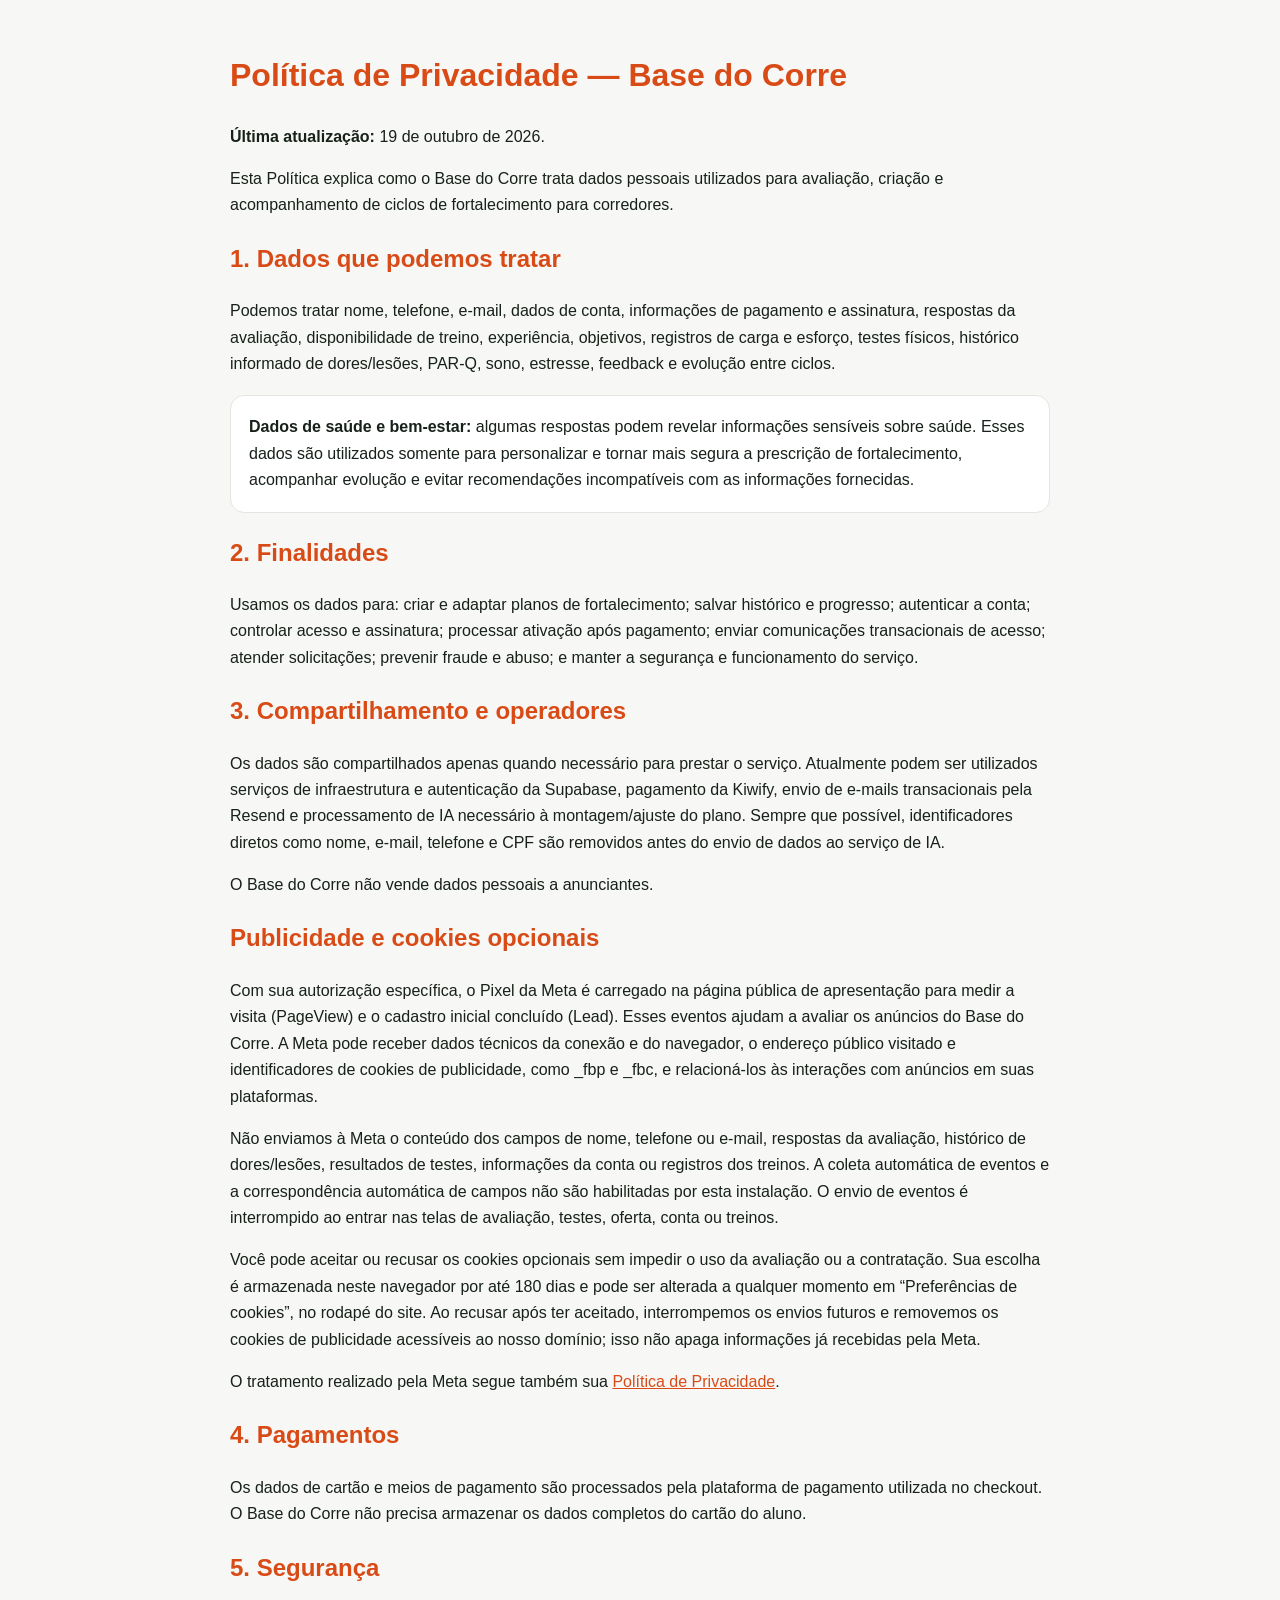
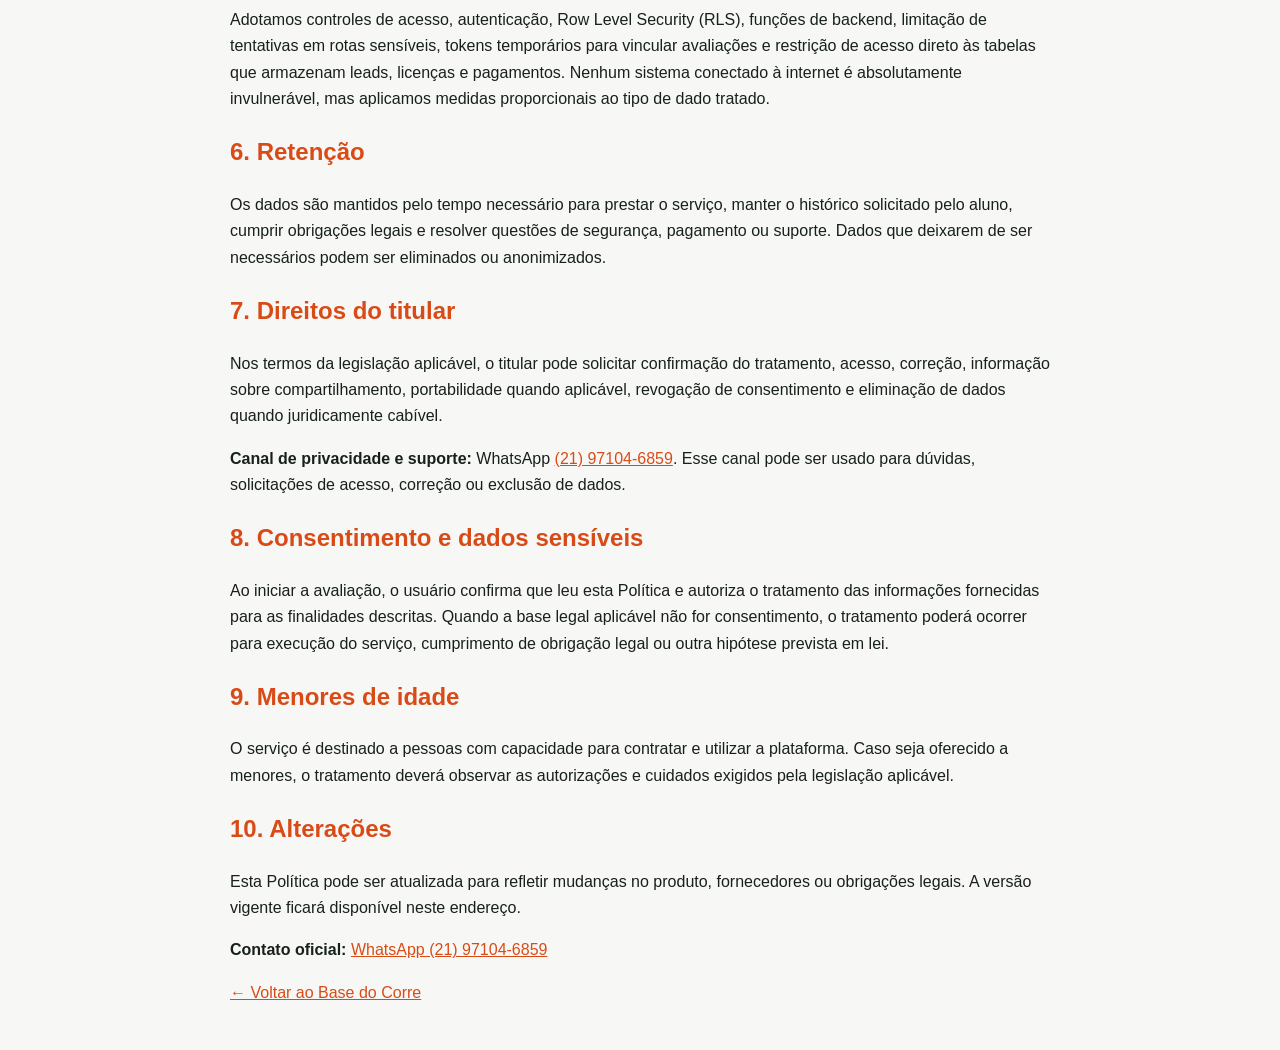
<file: privacidade.html>
<!doctype html>
<html lang="pt-BR">
<head>
<meta charset="utf-8"><meta name="viewport" content="width=device-width,initial-scale=1">
<title>Política de Privacidade — Base do Corre</title>
<style>body{font-family:Arial,sans-serif;max-width:820px;margin:0 auto;padding:28px 20px;line-height:1.65;color:#172019;background:#f7f8f6}h1,h2{color:#d94b16}a{color:#d94b16} .box{background:#fff;border:1px solid #e1e6e1;border-radius:14px;padding:18px;margin:18px 0}</style>
</head><body>
<h1>Política de Privacidade — Base do Corre</h1>
<p><strong>Última atualização:</strong> 19 de outubro de 2026.</p>
<p>Esta Política explica como o Base do Corre trata dados pessoais utilizados para avaliação, criação e acompanhamento de ciclos de fortalecimento para corredores.</p>

<h2>1. Dados que podemos tratar</h2>
<p>Podemos tratar nome, telefone, e-mail, dados de conta, informações de pagamento e assinatura, respostas da avaliação, disponibilidade de treino, experiência, objetivos, registros de carga e esforço, testes físicos, histórico informado de dores/lesões, PAR-Q, sono, estresse, feedback e evolução entre ciclos.</p>

<div class="box"><strong>Dados de saúde e bem-estar:</strong> algumas respostas podem revelar informações sensíveis sobre saúde. Esses dados são utilizados somente para personalizar e tornar mais segura a prescrição de fortalecimento, acompanhar evolução e evitar recomendações incompatíveis com as informações fornecidas.</div>

<h2>2. Finalidades</h2>
<p>Usamos os dados para: criar e adaptar planos de fortalecimento; salvar histórico e progresso; autenticar a conta; controlar acesso e assinatura; processar ativação após pagamento; enviar comunicações transacionais de acesso; atender solicitações; prevenir fraude e abuso; e manter a segurança e funcionamento do serviço.</p>

<h2>3. Compartilhamento e operadores</h2>
<p>Os dados são compartilhados apenas quando necessário para prestar o serviço. Atualmente podem ser utilizados serviços de infraestrutura e autenticação da Supabase, pagamento da Kiwify, envio de e-mails transacionais pela Resend e processamento de IA necessário à montagem/ajuste do plano. Sempre que possível, identificadores diretos como nome, e-mail, telefone e CPF são removidos antes do envio de dados ao serviço de IA.</p>
<p>O Base do Corre não vende dados pessoais a anunciantes.</p>

<h2 id="publicidade">Publicidade e cookies opcionais</h2>
<p>Com sua autorização específica, o Pixel da Meta é carregado na página pública de apresentação para medir a visita (PageView) e o cadastro inicial concluído (Lead). Esses eventos ajudam a avaliar os anúncios do Base do Corre. A Meta pode receber dados técnicos da conexão e do navegador, o endereço público visitado e identificadores de cookies de publicidade, como _fbp e _fbc, e relacioná-los às interações com anúncios em suas plataformas.</p>
<p>Não enviamos à Meta o conteúdo dos campos de nome, telefone ou e-mail, respostas da avaliação, histórico de dores/lesões, resultados de testes, informações da conta ou registros dos treinos. A coleta automática de eventos e a correspondência automática de campos não são habilitadas por esta instalação. O envio de eventos é interrompido ao entrar nas telas de avaliação, testes, oferta, conta ou treinos.</p>
<p>Você pode aceitar ou recusar os cookies opcionais sem impedir o uso da avaliação ou a contratação. Sua escolha é armazenada neste navegador por até 180 dias e pode ser alterada a qualquer momento em “Preferências de cookies”, no rodapé do site. Ao recusar após ter aceitado, interrompemos os envios futuros e removemos os cookies de publicidade acessíveis ao nosso domínio; isso não apaga informações já recebidas pela Meta.</p>
<p>O tratamento realizado pela Meta segue também sua <a href="https://www.facebook.com/privacy/policy/" target="_blank" rel="noopener">Política de Privacidade</a>.</p>

<h2>4. Pagamentos</h2>
<p>Os dados de cartão e meios de pagamento são processados pela plataforma de pagamento utilizada no checkout. O Base do Corre não precisa armazenar os dados completos do cartão do aluno.</p>

<h2>5. Segurança</h2>
<p>Adotamos controles de acesso, autenticação, Row Level Security (RLS), funções de backend, limitação de tentativas em rotas sensíveis, tokens temporários para vincular avaliações e restrição de acesso direto às tabelas que armazenam leads, licenças e pagamentos. Nenhum sistema conectado à internet é absolutamente invulnerável, mas aplicamos medidas proporcionais ao tipo de dado tratado.</p>

<h2>6. Retenção</h2>
<p>Os dados são mantidos pelo tempo necessário para prestar o serviço, manter o histórico solicitado pelo aluno, cumprir obrigações legais e resolver questões de segurança, pagamento ou suporte. Dados que deixarem de ser necessários podem ser eliminados ou anonimizados.</p>

<h2>7. Direitos do titular</h2>
<p>Nos termos da legislação aplicável, o titular pode solicitar confirmação do tratamento, acesso, correção, informação sobre compartilhamento, portabilidade quando aplicável, revogação de consentimento e eliminação de dados quando juridicamente cabível.</p>
<p><strong>Canal de privacidade e suporte:</strong> WhatsApp <a href="https://wa.me/5521971046859" target="_blank" rel="noopener">(21) 97104-6859</a>. Esse canal pode ser usado para dúvidas, solicitações de acesso, correção ou exclusão de dados.</p>

<h2>8. Consentimento e dados sensíveis</h2>
<p>Ao iniciar a avaliação, o usuário confirma que leu esta Política e autoriza o tratamento das informações fornecidas para as finalidades descritas. Quando a base legal aplicável não for consentimento, o tratamento poderá ocorrer para execução do serviço, cumprimento de obrigação legal ou outra hipótese prevista em lei.</p>

<h2>9. Menores de idade</h2>
<p>O serviço é destinado a pessoas com capacidade para contratar e utilizar a plataforma. Caso seja oferecido a menores, o tratamento deverá observar as autorizações e cuidados exigidos pela legislação aplicável.</p>

<h2>10. Alterações</h2>
<p>Esta Política pode ser atualizada para refletir mudanças no produto, fornecedores ou obrigações legais. A versão vigente ficará disponível neste endereço.</p>

<p><strong>Contato oficial:</strong> <a href="https://wa.me/5521971046859" target="_blank" rel="noopener">WhatsApp (21) 97104-6859</a></p>
<p><a href="/">← Voltar ao Base do Corre</a></p>
</body></html>
</file>
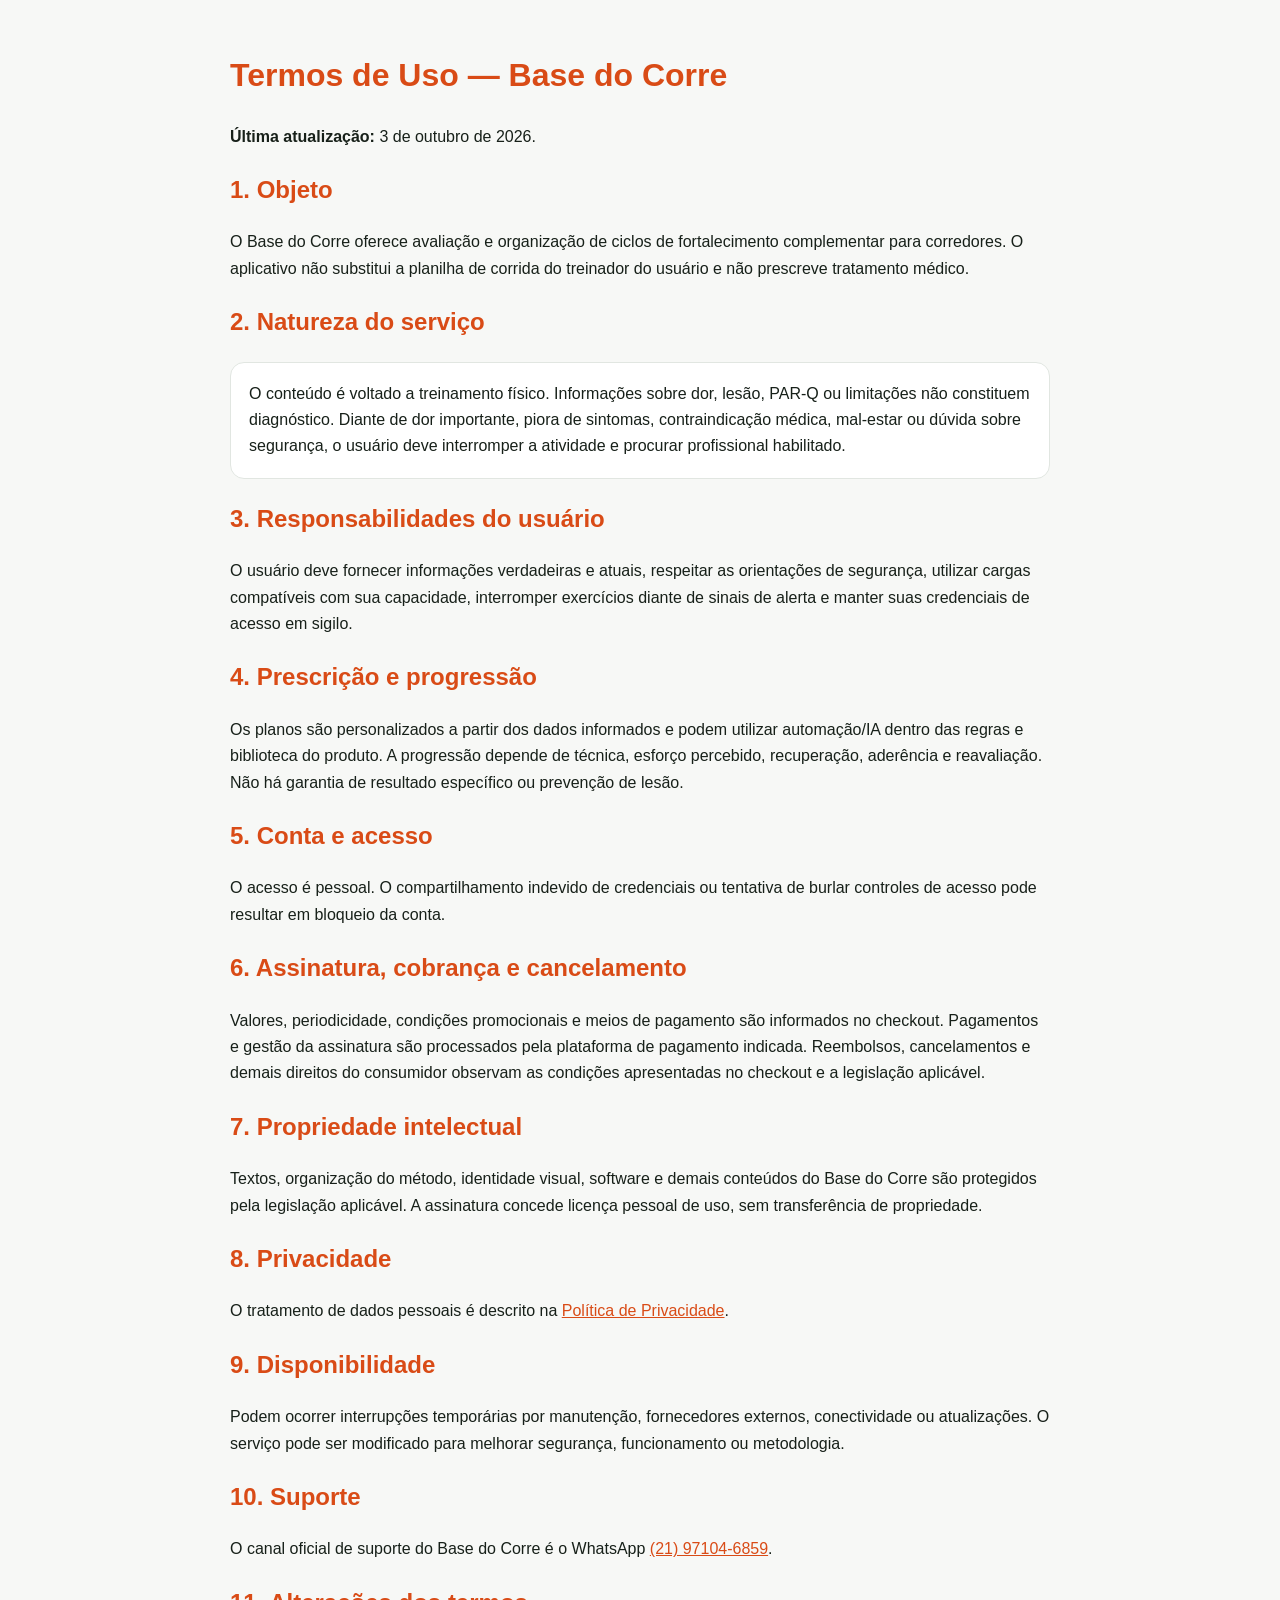
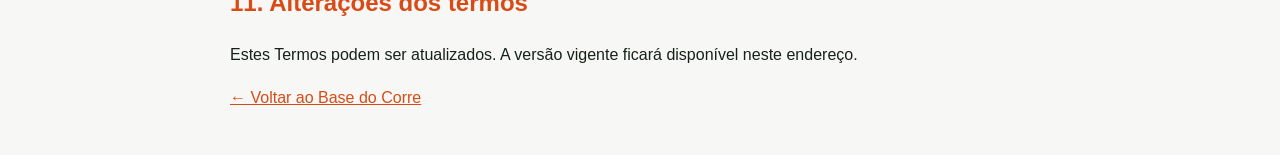
<file: termos.html>
<!doctype html>
<html lang="pt-BR">
<head>
<meta charset="utf-8"><meta name="viewport" content="width=device-width,initial-scale=1">
<title>Termos de Uso — Base do Corre</title>
<style>body{font-family:Arial,sans-serif;max-width:820px;margin:0 auto;padding:28px 20px;line-height:1.65;color:#172019;background:#f7f8f6}h1,h2{color:#d94b16}a{color:#d94b16}.box{background:#fff;border:1px solid #e1e6e1;border-radius:14px;padding:18px;margin:18px 0}</style>
</head><body>
<h1>Termos de Uso — Base do Corre</h1>
<p><strong>Última atualização:</strong> 3 de outubro de 2026.</p>

<h2>1. Objeto</h2>
<p>O Base do Corre oferece avaliação e organização de ciclos de fortalecimento complementar para corredores. O aplicativo não substitui a planilha de corrida do treinador do usuário e não prescreve tratamento médico.</p>

<h2>2. Natureza do serviço</h2>
<div class="box">O conteúdo é voltado a treinamento físico. Informações sobre dor, lesão, PAR-Q ou limitações não constituem diagnóstico. Diante de dor importante, piora de sintomas, contraindicação médica, mal-estar ou dúvida sobre segurança, o usuário deve interromper a atividade e procurar profissional habilitado.</div>

<h2>3. Responsabilidades do usuário</h2>
<p>O usuário deve fornecer informações verdadeiras e atuais, respeitar as orientações de segurança, utilizar cargas compatíveis com sua capacidade, interromper exercícios diante de sinais de alerta e manter suas credenciais de acesso em sigilo.</p>

<h2>4. Prescrição e progressão</h2>
<p>Os planos são personalizados a partir dos dados informados e podem utilizar automação/IA dentro das regras e biblioteca do produto. A progressão depende de técnica, esforço percebido, recuperação, aderência e reavaliação. Não há garantia de resultado específico ou prevenção de lesão.</p>

<h2>5. Conta e acesso</h2>
<p>O acesso é pessoal. O compartilhamento indevido de credenciais ou tentativa de burlar controles de acesso pode resultar em bloqueio da conta.</p>

<h2>6. Assinatura, cobrança e cancelamento</h2>
<p>Valores, periodicidade, condições promocionais e meios de pagamento são informados no checkout. Pagamentos e gestão da assinatura são processados pela plataforma de pagamento indicada. Reembolsos, cancelamentos e demais direitos do consumidor observam as condições apresentadas no checkout e a legislação aplicável.</p>

<h2>7. Propriedade intelectual</h2>
<p>Textos, organização do método, identidade visual, software e demais conteúdos do Base do Corre são protegidos pela legislação aplicável. A assinatura concede licença pessoal de uso, sem transferência de propriedade.</p>

<h2>8. Privacidade</h2>
<p>O tratamento de dados pessoais é descrito na <a href="/privacidade.html">Política de Privacidade</a>.</p>

<h2>9. Disponibilidade</h2>
<p>Podem ocorrer interrupções temporárias por manutenção, fornecedores externos, conectividade ou atualizações. O serviço pode ser modificado para melhorar segurança, funcionamento ou metodologia.</p>

<h2>10. Suporte</h2>
<p>O canal oficial de suporte do Base do Corre é o WhatsApp <a href="https://wa.me/5521971046859" target="_blank" rel="noopener">(21) 97104-6859</a>.</p>

<h2>11. Alterações dos termos</h2>
<p>Estes Termos podem ser atualizados. A versão vigente ficará disponível neste endereço.</p>

<p><a href="/">← Voltar ao Base do Corre</a></p>
</body></html>
</file>
<file: assets/landing-entry.css>
/* Entrada pública: apresentação e convite à avaliação. */
#app.landing-entry{max-width:1120px;background:var(--bg)}
.landing-entry .hdr{padding:20px 32px}
.landing-entry .brand-mark{width:42px;height:34px}
.landing-entry .brand-word{font-size:20px}
.landing-entry .hdr-sub{font-size:10px;letter-spacing:.01em}
#screen-lead{padding-bottom:24px}
.lead-page{padding:0 32px;color:var(--txt)}
.lead-topline{display:flex;align-items:center;justify-content:space-between;gap:12px;padding:22px 0}
.lead-kicker{font-family:var(--ff);font-size:11px;font-weight:800;line-height:1.5;letter-spacing:.09em;text-transform:uppercase;color:var(--title)}
.lead-text-link{display:inline-flex;align-items:center;min-height:44px;background:none;border:0;padding:5px 0;font:600 12px/1.5 var(--fb);color:var(--muted);text-decoration:underline;text-underline-offset:4px;cursor:pointer}
.lead-hero{display:grid;grid-template-columns:1.1fr .9fr;align-items:center;gap:48px;padding:16px 0 52px}
.lead-eyebrow{font-family:var(--ff);font-size:18px;font-weight:700;margin-bottom:12px;color:var(--muted)}
.lead-hero h1{font-family:var(--ff);font-size:clamp(36px,4.6vw,54px);font-weight:800;line-height:1.09;letter-spacing:-.045em;margin-bottom:20px}
.lead-hero h1 span{color:var(--title)}
.lead-intro{font-size:19px;font-weight:500;line-height:1.55;margin-bottom:14px;max-width:34ch}
.lead-body{font-size:16px;line-height:1.7;color:var(--muted);margin-bottom:18px;max-width:62ch}
.lead-cta{display:flex;width:100%;align-items:center;justify-content:center;gap:14px;min-height:54px;padding:15px 19px;border:0;border-radius:12px;background:var(--acc);color:#fff;font:800 14px/1.4 var(--ff);text-align:center;cursor:pointer;box-shadow:0 6px 18px rgba(255,90,31,.12);transition:background .15s,transform .15s}
.lead-cta:hover{background:#e9470e;transform:translateY(-1px)}
.lead-cta:active{transform:translateY(0)}
.lead-cta span{font-size:22px;line-height:1;flex-shrink:0}
.lead-cta:focus-visible,.lead-text-link:focus-visible,.lead-faq summary:focus-visible{outline:3px solid var(--acc2);outline-offset:5px}
.lead-offer-note{font-size:12px;line-height:1.65;color:var(--muted);margin-top:12px}
.lead-offer-note strong{font-weight:600;color:var(--txt)}
.lead-portrait{position:relative;margin:0;border-radius:24px;overflow:hidden;background:#dadbd5;aspect-ratio:4/5;isolation:isolate}
.lead-portrait img{width:100%;height:100%;display:block;object-fit:cover;object-position:50% 34%}
.lead-portrait:after{content:'';position:absolute;inset:50% 0 0;background:linear-gradient(transparent,rgba(14,25,19,.86));z-index:0;pointer-events:none}
.lead-portrait figcaption{position:absolute;bottom:22px;left:24px;right:20px;display:flex;flex-direction:column;color:#fff;z-index:1;font-size:12px;line-height:1.7}
.lead-portrait figcaption strong{font-family:var(--ff);font-size:27px;letter-spacing:-.03em}
.lead-reason{max-width:740px;padding:48px 0 54px;border-top:1px solid var(--b1)}
.lead-page h2{font-family:var(--ff);font-weight:800;font-size:30px;line-height:1.2;letter-spacing:-.035em;margin:10px 0 18px}
.lead-context{display:flex;gap:8px;flex-wrap:wrap;margin-top:22px}
.lead-context span{font-size:12px;font-weight:600;padding:8px 13px;border-radius:999px;border:1px solid var(--b1);background:#fff;color:var(--muted)}
.lead-product{display:grid;grid-template-columns:.85fr 1.15fr;gap:46px;align-items:center;padding:36px;border-radius:24px;background:#15353D;color:#fff;margin-bottom:58px}
.lead-product .lead-kicker{color:#ffaf8f}
.lead-product h2{font-size:36px}
.lead-product-copy>p:not(.lead-kicker){font-size:15px;line-height:1.7;color:#d6e2df}
.lead-demo{max-width:238px;margin:0 auto;width:100%}
.lead-phone{border:7px solid #182323;border-radius:26px;overflow:hidden;background:#fff;box-shadow:0 14px 28px rgba(0,0,0,.18)}
.lead-phone img{display:block;width:100%;height:auto}
.lead-demo>p{font-size:10px;line-height:1.65;text-align:center;color:#c4d6d1;margin-top:12px}
.lead-features{list-style:none;margin:22px 0 18px;padding:0}
.lead-features li{padding:13px 0;border-top:1px solid rgba(255,255,255,.16)}
.lead-features strong{display:block;font-family:var(--ff);font-size:14px;line-height:1.5;margin-bottom:4px}
.lead-features span{display:block;color:#d6e2df;font-size:13px;line-height:1.65}
.lead-product-copy>p.lead-product-scope{font-size:12px;border-top:1px solid rgba(255,255,255,.16);padding-top:16px}
.lead-process{max-width:740px;padding-bottom:50px}
.lead-steps{list-style:none;margin:22px 0 26px;padding:0}
.lead-steps li{display:flex;align-items:flex-start;gap:19px;margin-bottom:22px}
.lead-steps li>span{font:700 12px/1.5 var(--fm);color:var(--title);padding-top:2px;flex-shrink:0}
.lead-steps h3{font-family:var(--ff);font-size:16px;line-height:1.4;margin-bottom:5px}
.lead-steps p{font-size:15px;line-height:1.7;color:var(--muted)}
.lead-process .lead-cta{max-width:420px}
.lead-author{display:flex;gap:22px;padding:30px;background:#edf0ea;border-radius:18px;margin-bottom:52px;max-width:820px}
.lead-author-rule{width:4px;flex-shrink:0;background:var(--acc);border-radius:3px}
.lead-author div>p:not(.lead-kicker){font-size:17px;line-height:1.75;margin:9px 0 13px}
.lead-author strong{font:700 11px/1.5 var(--ff);color:var(--muted)}
.lead-faq{max-width:740px;margin-bottom:52px}
.lead-faq h2{font-size:25px;margin-bottom:20px}
.lead-faq details{border-top:1px solid var(--b1);padding:17px 0}
.lead-faq details:last-child{border-bottom:1px solid var(--b1)}
.lead-faq summary{font:700 14px/1.5 var(--ff);cursor:pointer;padding-right:4px}
.lead-faq details p{font-size:14px;line-height:1.75;color:var(--muted);margin-top:13px}
.lead-form-section{max-width:590px;margin:0 auto 25px}
.lead-form{padding:32px;background:#fff;border:1px solid var(--b2);border-radius:22px;scroll-margin-top:25px;box-shadow:0 10px 35px rgba(24,43,28,.04)}
.lead-form h2{font-size:29px}
.lead-form .input-group{margin-bottom:20px}
.lead-form .input-label{font-size:12px;letter-spacing:.03em}
.lead-form input[type=text],.lead-form input[type=tel]{font-size:16px;min-height:50px}
.lead-field-note{font-size:11px;line-height:1.6;color:var(--sub);margin-top:7px}
.lead-consent{display:flex;align-items:flex-start;gap:10px;font-size:11px;line-height:1.65;color:var(--muted);margin:4px 0 22px;cursor:pointer}
.lead-consent input{width:18px;height:18px;flex:0 0 18px;margin-top:2px;accent-color:var(--acc)}
.lead-consent a{color:var(--title);text-underline-offset:2px}
.lead-form-note{font-size:12px;line-height:1.7;color:var(--muted);text-align:center;margin-top:13px}
.lead-return{text-align:center;font-size:12px;color:var(--muted);margin-top:20px}
@media(min-width:760px){.lead-hero .lead-cta{max-width:400px}}
@media(max-width:759px){
 .landing-entry .hdr{padding:15px 20px}
 .landing-entry .brand-word{font-size:18px}
 .landing-entry .hdr-sub{font-size:9px}
 .lead-page{padding:0 22px}
 .lead-topline{padding:17px 0 20px;align-items:flex-start;gap:15px}
 .lead-topline .lead-kicker{max-width:170px;font-size:10px;letter-spacing:.06em}
 .lead-topline .lead-text-link{padding:0;font-size:11px;white-space:nowrap}
 .lead-hero{display:flex;flex-direction:column;align-items:stretch;gap:26px;padding:12px 0 36px}
 .lead-eyebrow{font-size:16px;margin-bottom:10px}
 .lead-hero h1{font-size:clamp(33px,8.7vw,48px);letter-spacing:-.045em;margin-bottom:18px}
 .lead-intro{font-size:18px;line-height:1.55}
 .lead-body{font-size:15px;line-height:1.75}
 .lead-portrait{aspect-ratio:1/1;max-height:430px}
 .lead-portrait img{object-position:50% 29%}
 .lead-portrait figcaption{left:20px;bottom:17px;font-size:11px}
 .lead-portrait figcaption strong{font-size:25px}
 .lead-page h2{font-size:27px}
 .lead-reason{padding:32px 0 36px}
 .lead-product{display:flex;flex-direction:column-reverse;gap:26px;padding:26px 23px;margin-bottom:38px;border-radius:20px}
 .lead-product h2{font-size:31px}
 .lead-demo{max-width:220px}
 .lead-process{padding-bottom:32px}
 .lead-steps li{gap:14px}
 .lead-steps p{font-size:14px}
 .lead-author{padding:22px 19px;gap:15px;margin-bottom:36px}
 .lead-author div>p:not(.lead-kicker){font-size:16px}
 .lead-faq{margin-bottom:34px}
 .lead-faq h2{font-size:24px}
 .lead-form{padding:25px 20px;border-radius:19px}
 .lead-form h2{font-size:25px}
}
@media(max-width:359px){.lead-page{padding:0 17px}.lead-cta{font-size:13px;padding-left:12px;padding-right:12px;gap:9px}.lead-form{padding-left:17px;padding-right:17px}.lead-topline .lead-kicker{max-width:145px}}
@media(prefers-reduced-motion:reduce){.lead-cta{transition:none}}
</file>
<file: assets/meta-pixel.css>
.marketing-consent[hidden]{display:none!important}
.marketing-consent{position:fixed;z-index:1001;left:50%;bottom:max(12px,env(safe-area-inset-bottom));transform:translateX(-50%);width:calc(100% - 24px);max-width:560px;max-height:80dvh;overflow-y:auto;padding:18px;background:var(--s1,#fff);color:var(--txt,#111711);border:1px solid var(--b1,#e1e6e1);border-radius:16px;box-shadow:0 8px 35px rgba(17,23,17,.18);font-family:var(--fb,Arial,sans-serif)}
.marketing-consent h2{font-family:var(--ff,Arial,sans-serif);font-size:15px;line-height:1.4;margin:0 0 6px}
.marketing-consent p{font-size:13px;line-height:1.55;margin:0 0 12px;color:var(--muted,#4f5d52)}
.marketing-consent a{color:var(--title,#d94b16);text-underline-offset:2px}
.marketing-actions{display:flex;gap:10px}
.marketing-actions button{flex:1;min-height:44px;padding:10px 16px;background:var(--s1,#fff);color:var(--txt,#111711);border:1px solid var(--b2,#afc3b4);border-radius:9px;font:700 14px var(--ff,Arial,sans-serif);cursor:pointer}
.marketing-actions button:focus-visible,.marketing-preferences:focus-visible{outline:3px solid var(--acc,#ff5a1f);outline-offset:3px}
.marketing-preferences{border:0;background:transparent;font:inherit;color:var(--sub,#667268);text-decoration:underline;text-underline-offset:2px;cursor:pointer;min-height:44px;padding:8px 6px}
</file>
